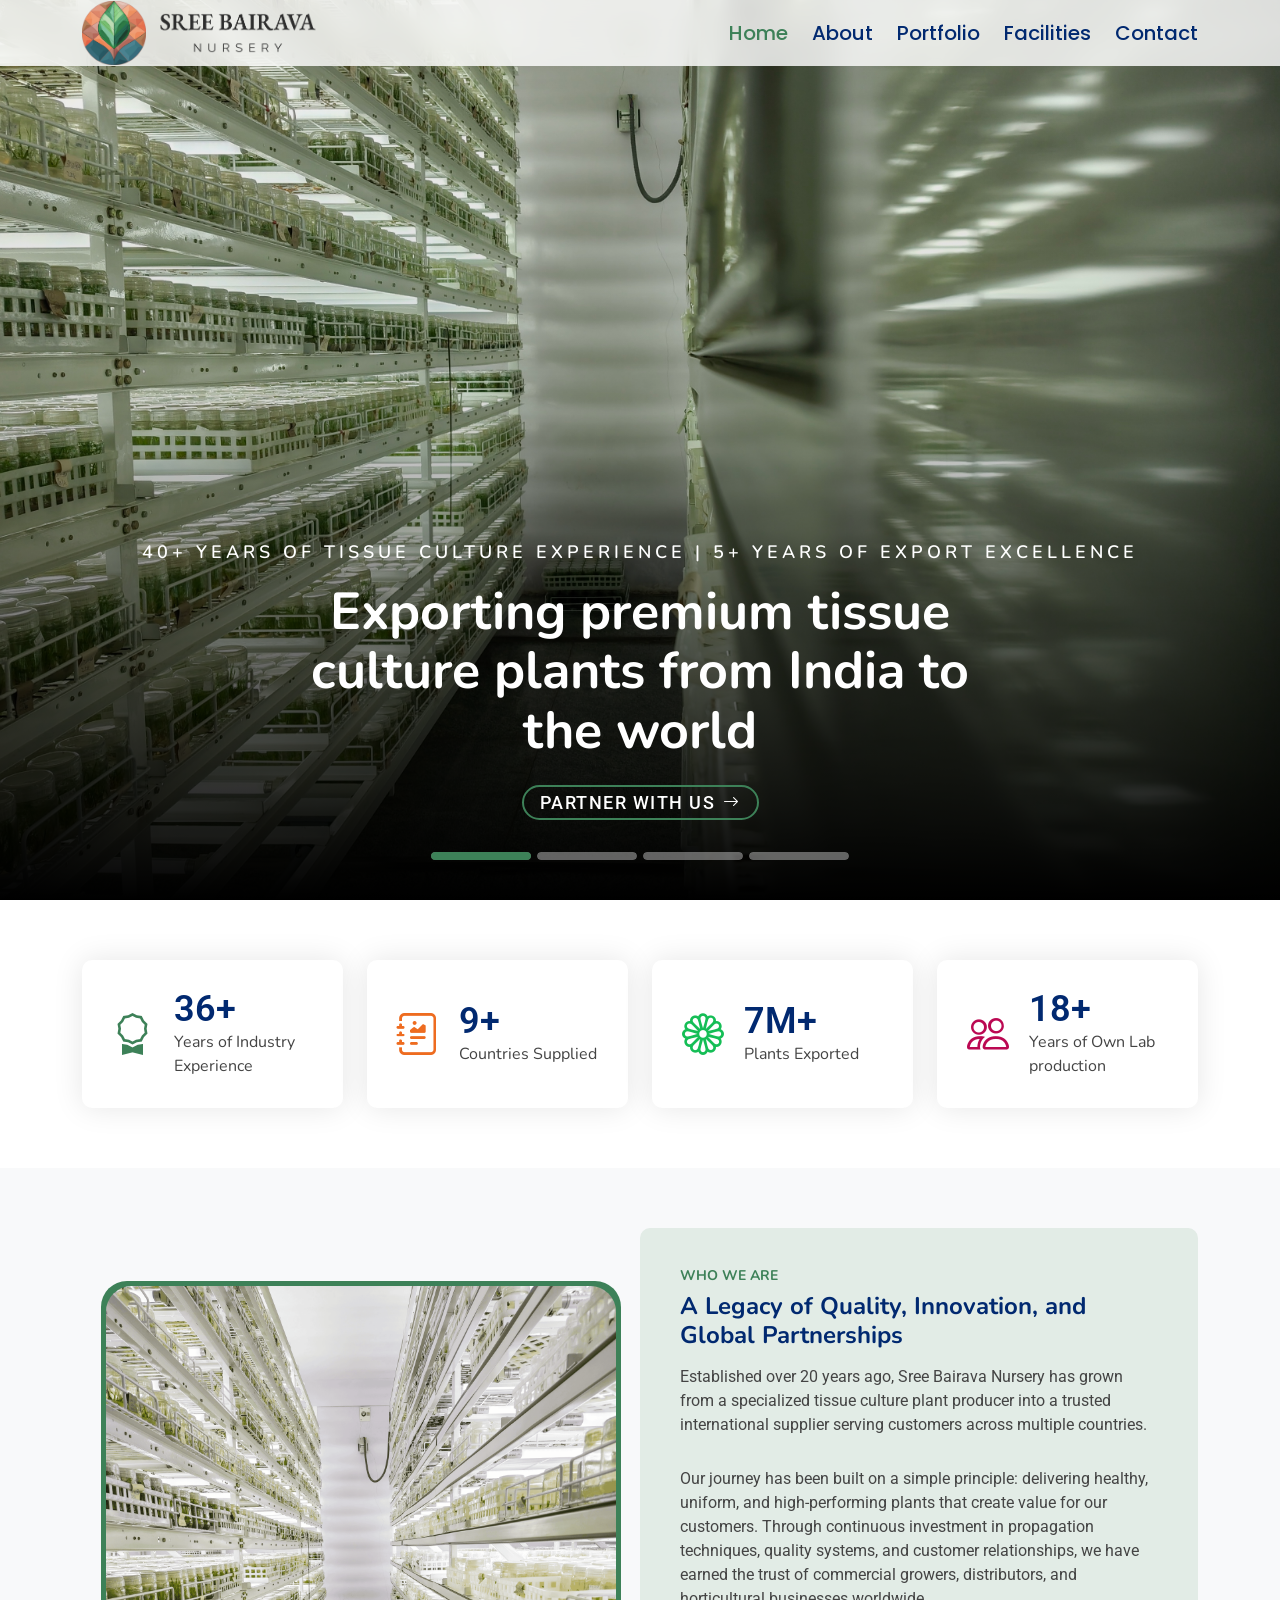
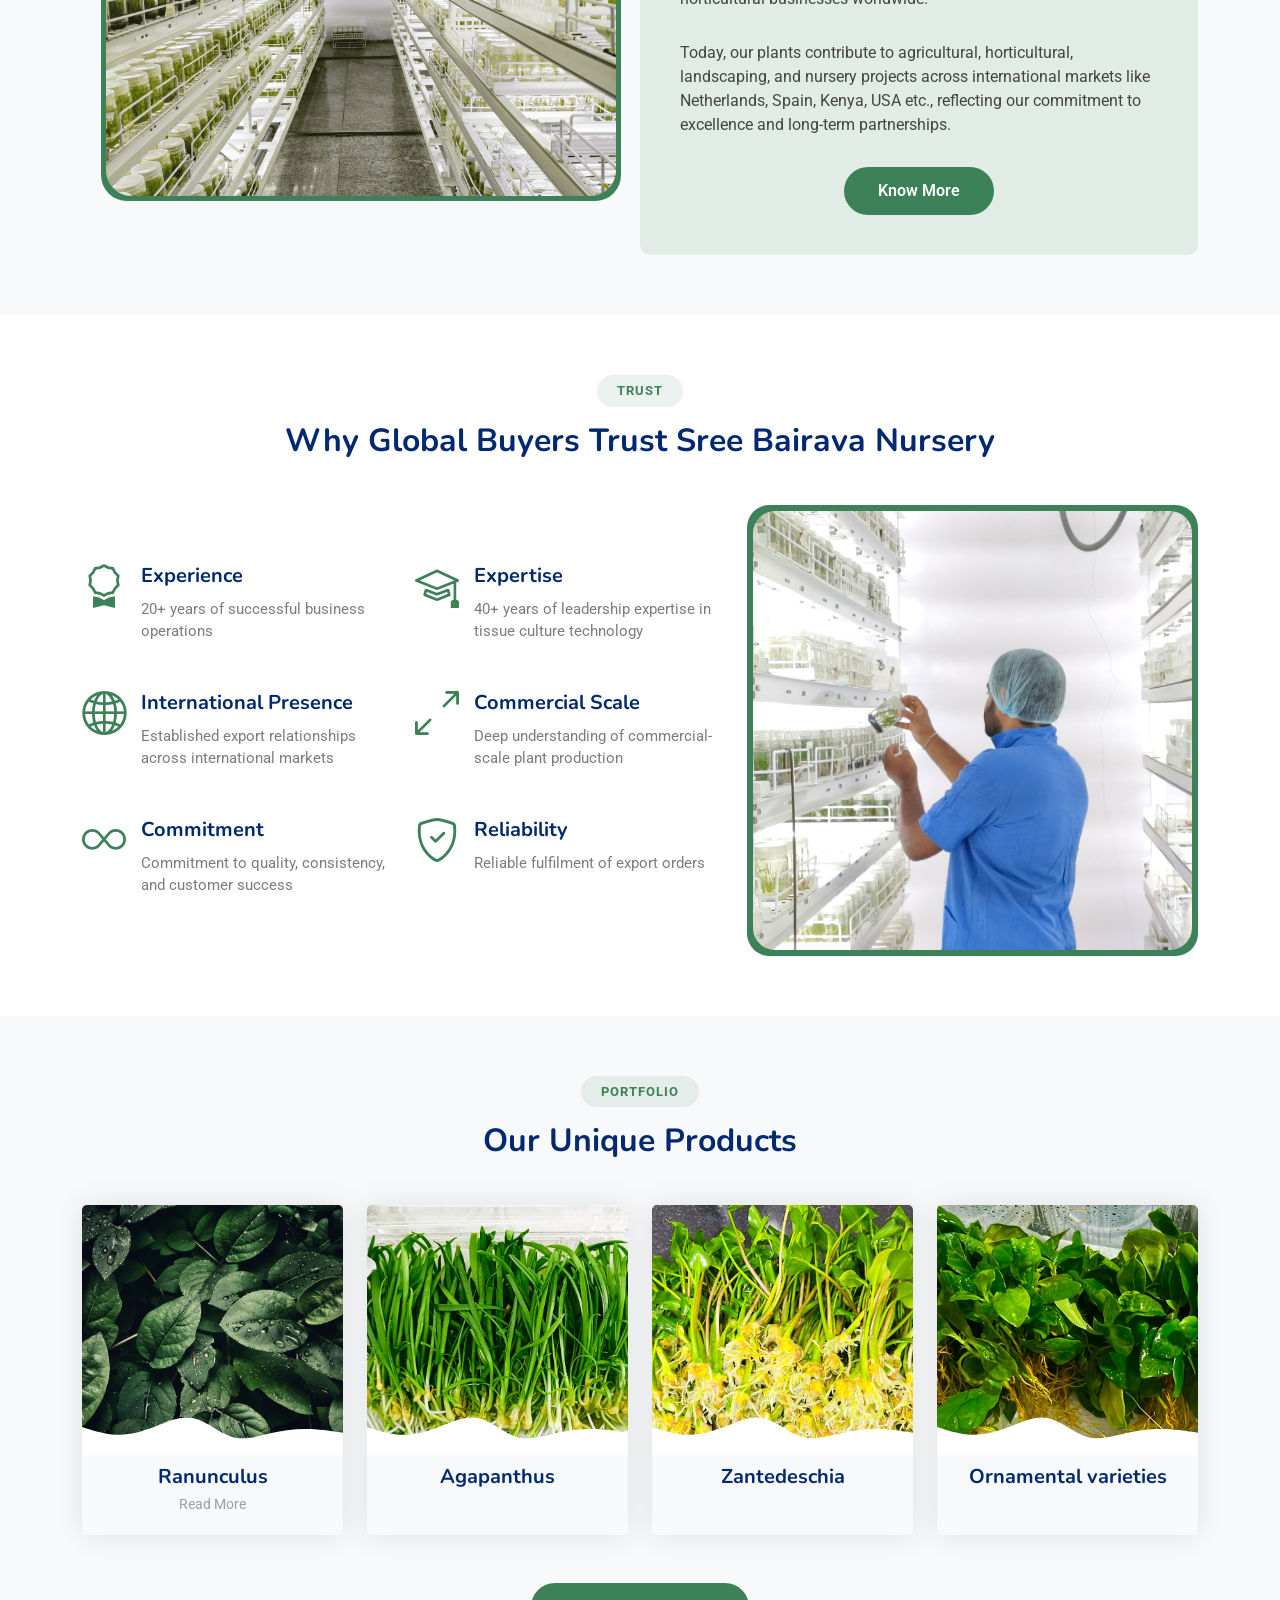
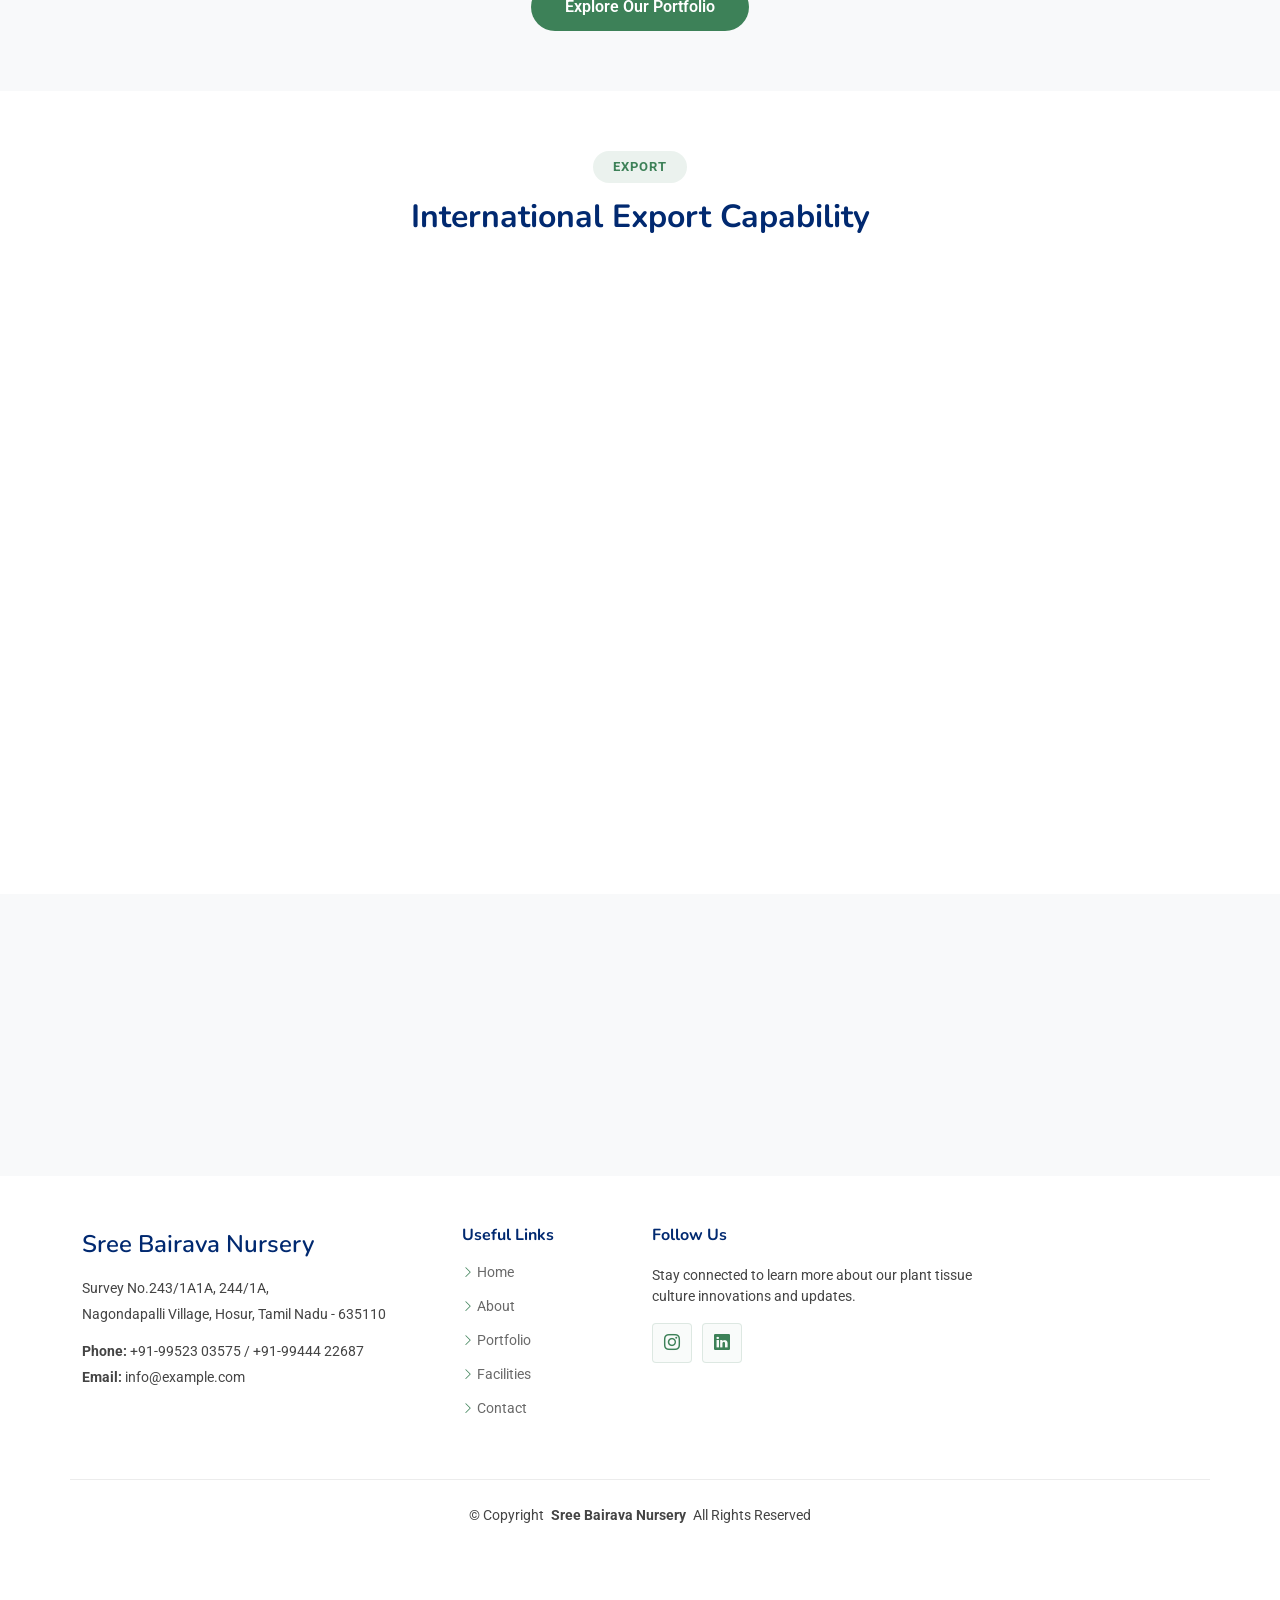
<file: index.html>
<!DOCTYPE html>
<html lang="en">

<head>
  <meta charset="utf-8">
  <meta content="width=device-width, initial-scale=1.0" name="viewport">
  <title>Sree Bairava Nursery</title>
  <meta name="description" content="">
  <meta name="keywords" content="">

  <!-- Favicons -->
  <link rel="icon" type="image/x-icon" href="favicon/favicon.ico">
  <link rel="icon" type="image/png" sizes="32x32" href="favicon/favicon-32x32.png">
  <link rel="icon" type="image/png" sizes="16x16" href="favicon/favicon-16x16.png">
  <link rel="apple-touch-icon" sizes="180x180" href="favicon/apple-touch-icon.png">
  <link rel="manifest" href="favicon/site.webmanifest">

  <!-- Fonts -->
  <link href="https://fonts.googleapis.com" rel="preconnect">
  <link href="https://fonts.gstatic.com" rel="preconnect" crossorigin>
  <link href="https://fonts.googleapis.com/css2?family=Roboto:ital,wght@0,100;0,300;0,400;0,500;0,700;0,900;1,100;1,300;1,400;1,500;1,700;1,900&family=Poppins:ital,wght@0,100;0,200;0,300;0,400;0,500;0,600;0,700;0,800;0,900;1,100;1,200;1,300;1,400;1,500;1,600;1,700;1,800;1,900&family=Nunito:ital,wght@0,200;0,300;0,400;0,500;0,600;0,700;0,800;0,900;1,200;1,300;1,400;1,500;1,600;1,700;1,800;1,900&display=swap" rel="stylesheet">

  <!-- Vendor CSS Files -->
  <link href="assets/vendor/bootstrap/css/bootstrap.min.css" rel="stylesheet">
  <link href="assets/vendor/bootstrap-icons/bootstrap-icons.css" rel="stylesheet">
  <link href="assets/vendor/aos/aos.css" rel="stylesheet">
  <link href="assets/vendor/glightbox/css/glightbox.min.css" rel="stylesheet">
  <link href="assets/vendor/swiper/swiper-bundle.min.css" rel="stylesheet">

  <!-- Main CSS File -->
  <link href="assets/css/main.css" rel="stylesheet">

  <!-- Navbar CSS -->
  <link href="assets/css/navbar.css" rel="stylesheet">

  <!-- Hero Showcase Styles -->
  <style>
    .hero-showcase {
      width: 100%;
      height: 100vh;
      position: relative;
      overflow: hidden;
    }
    .hero-showcase .carousel,
    .hero-showcase .carousel-inner,
    .hero-showcase .carousel-item {
      height: 100%;
    }
    .hero-slide-bg {
      position: absolute;
      inset: 0;
      background-size: cover;
      background-position: center;
      background-repeat: no-repeat;
    }
    .hero-slide-overlay {
      position: absolute;
      inset: 0;
      background: linear-gradient(to top, rgba(0,0,0,1) 0%, rgba(0,0,0,0.15) 55%, rgba(0,0,0,0.05) 100%);
      display: flex;
      flex-direction: column;
      align-items: center;
      text-align: center;
      justify-content: flex-end;
      padding: 80px 60px;
      color: #fff;
      transition: background 0.6s ease;
    }
    /* .hero-showcase .carousel-item:hover .hero-slide-overlay {
      background: linear-gradient(to top, rgba(0,0,0,0.82) 0%, rgba(0,0,0,0.2) 55%, rgba(0,0,0,0.08) 100%);
    } */
    .hero-slide-label {
      font-size: 18px;
      text-transform: uppercase;
      letter-spacing: 4px;
      font-weight: 600;
      margin-bottom: 16px;
      opacity: 1;
      font-family: var(--heading-font);
    }
    .hero-slide-overlay h2 {
      font-size: 52px;
      font-weight: 700;
      color: #fff;
      margin-bottom: 12px;
      font-family: var(--heading-font);
      line-height: 1.15;
      max-width: 720px;
    }
    .hero-slide-overlay p {
      font-size: 26px;
      color: rgba(255,255,255,0.7);
      margin-bottom: 20px;
      max-width: 560px;
      line-height: 1.5;
    }
    .hero-slide-link {
      display: inline-flex;
      align-items: center;
      gap: 8px;
      color: #fff;
      font-size: 18px;
      background-color: transparent; ;
      border-radius: 20px;
      border: 2px solid var(--accent-color);
      padding: 2px 16px;
      font-weight: 500;
      text-transform: uppercase;
      letter-spacing: 1.5px;
      text-decoration: none;
      transition: opacity 0.3s;
      margin: 12px auto 0;
    }
    .hero-slide-link:hover {
      opacity: 1;
      color: #fff;
      background-color: var(--accent-color);
      border: 2px solid var(--accent-color);
    }
    .hero-slide-link i {
      font-size: 16px;
      transition: transform 0.3s;
      /* color: var(--accent-color); */
    }
    .hero-slide-link:hover i {
      transform: translateX(5px);
    }
    @media (max-width: 768px) {
      .hero-showcase {
        height: 100dvh;
      }
      .hero-slide-overlay {
        padding: 80px 20px;
      }
      .hero-slide-overlay h2 {
        font-size: 26px;
      }
      .hero-slide-overlay p {
        font-size: 14px;
      }
      .hero-showcase .carousel-indicators {
        bottom: 24px;
      }
    }

    #hero.hero-showcase {
      padding: 0;
      scroll-margin-top: 0;
    }

    .hero-showcase .carousel-indicators {
      bottom: 24px;
    }


    .hero-showcase .carousel-indicators button {
      width: 100px;
      height: 8px;
      border-radius: 4px;
      position: relative;
      background-color: rgba(255, 255, 255, 0.75);
      background-image: linear-gradient(to right, var(--accent-color), var(--accent-color));
      background-size: 0% 100%;
      background-repeat: no-repeat;
      border: 0;
    }
    .hero-showcase .carousel-indicators button.active {
      background-size: 100% 100%;
      background-color: rgba(255, 255, 255, 0.75);
      opacity: 1;
    }
    .hero-showcase .carousel-indicators button:not(.active) {
      transition: none;
    }


    
    /* CTA Section */
    .cta-section {
      padding: 60px 0;
      background-color: #f8f9fa;
    }

    .cta-card {
      background-color: var(--accent-color);
      border-radius: 16px;
      padding: 48px 56px;
      display: flex;
      align-items: center;
      justify-content: space-between;
      gap: 32px;
    }

    .cta-content h2 {
      color: #fff;
      font-size: 28px;
      font-weight: 700;
      margin-bottom: 8px;
    }

    .cta-content p {
      color: rgba(255, 255, 255, 0.8);
      font-size: 16px;
      margin-bottom: 0;
    }

    .cta-btn {
      display: inline-block;
      padding: 14px 32px;
      background-color: #fff;
      color: var(--accent-color);
      border-radius: 50px;
      text-decoration: none;
      font-weight: 600;
      white-space: nowrap;
      transition: all 0.3s ease;
    }

    .cta-btn:hover {
      background-color: var(--accent-color);
      color: #fff;
      border: 2px solid #fff;
    }

    @media (max-width: 768px) {
      .cta-card {
        flex-direction: column;
        text-align: center;
        padding: 36px 28px;
      }

      .cta-content h2 {
        font-size: 22px;
      }
    }
  </style>

</head>

<body class="index-page">

  <header id="header" class="header d-flex align-items-center fixed-top">
    <div class="container-fluid container-xl position-relative d-flex align-items-center">

      <a href="index.html" class="logo d-flex align-items-center me-auto">
        <img src="assets/img/logo.png" alt="Sree Bairava Nursery" class="logo-icon">
        <img src="assets/img/logo_text.png" alt="" class="logo-text">
      </a>

      <nav id="navmenu" class="navmenu">
        <ul>
          <li><a href="index.html" class="active">Home</a></li>
          <li><a href="about.html">About</a></li>
          <li><a href="portfolio.html">Portfolio</a></li>
          <li><a href="facilities.html">Facilities</a></li>
          <li><a href="contact.html">Contact</a></li>
        </ul>
        <i class="mobile-nav-toggle d-xl-none bi bi-list"></i>
      </nav>

    </div>
  </header>

  <main class="main">

    <!-- Hero Section -->
    <section id="hero" class="hero-showcase">
      <div id="heroCarousel" class="carousel slide carousel-fade" data-bs-ride="carousel" data-bs-interval="8000">

        <div class="carousel-indicators">
          <button type="button" data-bs-target="#heroCarousel" data-bs-slide-to="0" class="active"></button>
          <button type="button" data-bs-target="#heroCarousel" data-bs-slide-to="1"></button>
          <button type="button" data-bs-target="#heroCarousel" data-bs-slide-to="2"></button>
          <button type="button" data-bs-target="#heroCarousel" data-bs-slide-to="3"></button>
        </div>

        <div class="carousel-inner">

          <div class="carousel-item active">
            <div class="hero-slide-bg" style="background-image: url('assets/img/homepage/Hero_1.jpeg');"></div>
            <div class="hero-slide-overlay">
              <span class="hero-slide-label">40+ Years of Tissue Culture Experience | 5+ Years of Export Excellence</span>
              <h2>Exporting premium tissue culture plants from India to the world</h2>
              <!-- <p>Disease-free propagation starts here.</p> -->
              <!-- <a href="facilities.html" class="hero-slide-link">Request a Catalogue<i class="bi bi-arrow-right"></i></a> -->
              <a href="contact.html" class="hero-slide-link">Partner With Us<i class="bi bi-arrow-right"></i></a>
            </div>
          </div>

          <div class="carousel-item">
            <div class="hero-slide-bg" style="background-image: url('assets/img/homepage/Hero_2.jpeg');"></div>
            <div class="hero-slide-overlay">
              <span class="hero-slide-label">About Us</span>
              <h2>Over 40 years of Tissue Culture expertise</h2>
              <p>Serving growers across India and international markets.</p>
              <a href="about.html#who-we-are" class="hero-slide-link">Why Choose Sree Bairava Nursery?<i class="bi bi-arrow-right"></i></a>
            </div>
          </div>

          <div class="carousel-item">
            <div class="hero-slide-bg" style="background-image: url('assets/img/homepage/Hero_3.jpeg');"></div>
            <div class="hero-slide-overlay">
              <span class="hero-slide-label">Laboratory</span>
              <h2>Advanced Tissue Culture Lab</h2>
              <p>Disease-free propagation starts here.</p>
              <a href="facilities.html" class="hero-slide-link">Explore Facilities <i class="bi bi-arrow-right"></i></a>
            </div>
          </div>

          <div class="carousel-item">
            <div class="hero-slide-bg" style="background-image: url('assets/img/homepage/Hero_4.jpeg');"></div>
            <div class="hero-slide-overlay">
              <span class="hero-slide-label">Our Portfolio</span>
              <h2>Exotic Variety of Tissue Culture Plants</h2>
              <p>Get a closer look at our diverse range of high-quality plants.</p>
              <a href="portfolio.html" class="hero-slide-link">Explore Our Portfolio <i class="bi bi-arrow-right"></i></a>
            </div>
          </div>

        </div>

      </div>
    </section><!-- /Hero Section -->

    <!-- Stats Section -->
    <section id="stats" class="stats section">

      <div class="container" data-aos="fade-up" data-aos-delay="100">

        <div class="row gy-4">

          <div class="col-lg-3 col-md-6">
            <div class="stats-item d-flex align-items-center w-100 h-100">
              <i class="bi bi-award color-blue flex-shrink-0"></i>
              <div>
                <div class="stat-number">
                  <span data-purecounter-start="0" data-purecounter-end="40" data-purecounter-duration="1" class="purecounter"></span>
                  <span class="stat-suffix">+</span>
                </div>
                <p>Years of Industry Experience</p>
              </div>
            </div>
          </div><!-- End Stats Item -->

          <div class="col-lg-3 col-md-6">
            <div class="stats-item d-flex align-items-center w-100 h-100">
              <i class="bi bi-journal-richtext color-orange flex-shrink-0" style="color: #ee6c20;"></i>
              <div>
                <div class="stat-number">
                  <span data-purecounter-start="0" data-purecounter-end="10" data-purecounter-duration="1" class="purecounter"></span>
                  <span class="stat-suffix">+</span>
                </div>
                <p>Countries Supplied</p>
              </div>
            </div>
          </div><!-- End Stats Item -->

          <div class="col-lg-3 col-md-6">
            <div class="stats-item d-flex align-items-center w-100 h-100">
              <i class="bi bi bi-flower1 color-green flex-shrink-0" style="color: #15be56;"></i>
              <div>
                <div class="stat-number">
                  <span data-purecounter-start="0" data-purecounter-end="8" data-purecounter-duration="1" class="purecounter"></span>
                  <span class="stat-suffix">M+</span>
                </div>
                <p>Plants Exported</p>
              </div>
            </div>
          </div><!-- End Stats Item -->

          <div class="col-lg-3 col-md-6">
            <div class="stats-item d-flex align-items-center w-100 h-100">
              <i class="bi bi-people color-pink flex-shrink-0" style="color: #bb0852;"></i>
              <div>
                <div class="stat-number">
                  <span data-purecounter-start="0" data-purecounter-end="20" data-purecounter-duration="1" class="purecounter"></span>
                  <span class="stat-suffix">+</span>
                </div>
                <p>Years of Own Lab production</p>
              </div>
            </div>
          </div><!-- End Stats Item -->

        </div>

      </div>

    </section><!-- /Stats Section -->


    <!-- Advanced Laboratories Section -->
    <!-- <section id="advanced-labs" class="section">

      <div class="container section-title" data-aos="fade-up">
        <h2>About Us</h2>
        <p>A Legacy of Quality, Innovation, and Global Partnerships<br></p>
      </div>

      <div class="container" data-aos="fade-up" data-aos-delay="100">
        <div class="row justify-content-center">
          <div class="col-lg-8 text-center">
            <p>
              20+ years of delivering healthy, high-quality plants to customers worldwide.
              Trusted by growers and horticultural businesses across multiple countries.
              Supporting agriculture, landscaping, and nursery projects globally.
            </p>
          </div>
        </div>
      </div>

      <div class="container mt-4" data-aos="fade-up" data-aos-delay="200">
        <div class="row justify-content-center">
          <div class="col-lg-10">
            <div id="labsCarousel" class="carousel slide" data-bs-ride="carousel">
              <div class="carousel-indicators">
                <button type="button" data-bs-target="#labsCarousel" data-bs-slide-to="0" class="active"></button>
                <button type="button" data-bs-target="#labsCarousel" data-bs-slide-to="1"></button>
                <button type="button" data-bs-target="#labsCarousel" data-bs-slide-to="2"></button>
                <button type="button" data-bs-target="#labsCarousel" data-bs-slide-to="3"></button>
                <button type="button" data-bs-target="#labsCarousel" data-bs-slide-to="4"></button>
                <button type="button" data-bs-target="#labsCarousel" data-bs-slide-to="5"></button>
              </div>
              <div class="carousel-inner rounded">
                <div class="carousel-item active">
                  <img src="assets/img/portfolio/app-1.jpg" class="d-block w-100" alt="Laboratory facility">
                </div>
                <div class="carousel-item">
                  <img src="assets/img/portfolio/app-2.jpg" class="d-block w-100" alt="Laboratory facility">
                </div>
                <div class="carousel-item">
                  <img src="assets/img/portfolio/app-3.jpg" class="d-block w-100" alt="Laboratory facility">
                </div>
                <div class="carousel-item">
                  <img src="assets/img/portfolio/product-1.jpg" class="d-block w-100" alt="Laboratory facility">
                </div>
                <div class="carousel-item">
                  <img src="assets/img/portfolio/product-2.jpg" class="d-block w-100" alt="Laboratory facility">
                </div>
                <div class="carousel-item">
                  <img src="assets/img/portfolio/product-3.jpg" class="d-block w-100" alt="Laboratory facility">
                </div>
              </div>
              <button class="carousel-control-prev" type="button" data-bs-target="#labsCarousel" data-bs-slide="prev">
                <span class="carousel-control-prev-icon" aria-hidden="true"></span>
                <span class="visually-hidden">Previous</span>
              </button>
              <button class="carousel-control-next" type="button" data-bs-target="#labsCarousel" data-bs-slide="next">
                <span class="carousel-control-next-icon" aria-hidden="true"></span>
                <span class="visually-hidden">Next</span>
              </button>
            </div>
          </div>
        </div>
      </div>

      <div class="container mt-5">
        <div class="row gy-5">

          <div class="col-lg-7 d-flex" data-aos="fade-up" data-aos-delay="100">
            <div class="row align-self-center gy-5">

              <div class="col-md-6 icon-box">
                <i class="bi bi-lightbulb"></i>
                <div>
                  <h4>Innovation</h4>
                  <p>Pioneering advanced tissue culture protocols and propagation techniques that push the boundaries of plant science and commercial horticulture.</p>
                </div>
              </div>

              <div class="col-md-6 icon-box">
                <i class="bi bi-droplet"></i>
                <div>
                  <h4>High-Precision Tissue Culture</h4>
                  <p>Expertly performing plant tissue culture to propagate high-value species, ensuring genetic fidelity and producing vigorous, disease-free plants.</p>
                </div>
              </div>

              <div class="col-md-6 icon-box">
                <i class="bi bi-people"></i>
                <div>
                  <h4>Expert Staff & Researchers</h4>
                  <p>Our team of skilled botanists, lab technicians, and researchers brings over 20 years of hands-on tissue culture and plant propagation experience.</p>
                </div>
              </div>

              <div class="col-md-6 icon-box">
                <i class="bi bi-building"></i>
                <div>
                  <h4>Collaborative Environment</h4>
                  <p>Dedicated spaces and resources for interdisciplinary collaboration, fostering innovation through partnerships with agricultural research institutions.</p>
                </div>
              </div>

            </div>
          </div>

          <div class="col-lg-5 d-flex align-items-center" data-aos="fade-up" data-aos-delay="200">
            <img src="assets/img/services.jpg" class="img-fluid" alt="">
          </div>

        </div>
      </div>

    </section> -->

    <!-- About Section -->
    <section id="about" class="about section" style="background-color: #f8f9fa;">

      <div class="container" data-aos="fade-up">
        <div class="row gx-0">

          <div class="col-lg-6 order-2 order-lg-2 d-flex flex-column justify-content-center" data-aos="fade-up" data-aos-delay="200">
            <div class="content">
              <h3>Who We Are</h3>
              <h2>A Legacy of Quality, Innovation, and Global Partnerships</h2>
              <p>
                Established over 20 years ago, Sree Bairava Nursery has grown from a specialized tissue culture plant producer into a trusted international supplier serving customers across multiple countries.
              </p>
              <p>
                Our journey has been built on a simple principle: delivering healthy, uniform, and high-performing plants that create value for our customers. Through continuous investment in propagation techniques, quality systems, and customer relationships, we have earned the trust of commercial growers, distributors, and horticultural businesses worldwide.
              </p>
              <p>
                Today, our plants contribute to agricultural, horticultural, landscaping, and nursery projects across international markets like Netherlands, Spain, Kenya, USA etc., reflecting our commitment to excellence and long-term partnerships.
              </p>
              <div class="text-center mt-4">
                <a href="about.html" class="section-cta-btn">Know More</a>
              </div>
            </div>
          </div>

          <div class="col-lg-6 order-1 order-lg-1 d-flex align-items-center" data-aos="zoom-out" data-aos-delay="200">
            <div class="who-we-are-image-frame">
              <img src="assets/img/homepage/who_we_are.jpeg" class="img-fluid" alt="">
            </div>
          </div>

        </div>
      </div>

    </section><!-- /About Section -->

    <!-- Values Section -->
    <!-- <section id="values" class="values section">

      <div class="container section-title" data-aos="fade-up">
        <h2>Our Values</h2>
        <p>What we value most<br></p>
      </div>

      <div class="container">

        <div class="row gy-4">

          <div class="col-lg-4" data-aos="fade-up" data-aos-delay="100">
            <div class="card">
              <img src="assets/img/values-1.jpeg" class="img-fluid" alt="">
              <h3>Quality and Precision</h3>
              <p>We are dedicated to delivering the highest quality plants through meticulous tissue culture processes, ensuring consistency and excellence in every batch.</p>
            </div>
          </div>

          <div class="col-lg-4" data-aos="fade-up" data-aos-delay="200">
            <div class="card">
              <img src="assets/img/values-2.jpeg" class="img-fluid" alt="">
              <h3>Sustainability</h3>
              <p>Our methods prioritize eco-friendly practices, promoting sustainable agriculture and minimizing environmental impact for a greener planet.</p>
            </div>
          </div>

          <div class="col-lg-4" data-aos="fade-up" data-aos-delay="300">
            <div class="card">
              <img src="assets/img/values-3.jpeg" class="img-fluid" alt="">
              <h3>Innovation and Growth</h3>
              <p>We embrace innovation to drive agricultural advancements, fostering growth for our clients, partners, and the communities we serve.</p>
            </div>
          </div>

        </div>

      </div>

    </section> -->


    <!-- Alt Features Section -->
    <section id="alt-features" class="alt-features section">

      <div class="container section-title" data-aos="fade-up">
        <h2>Trust</h2>
        <p>Why Global Buyers Trust Sree Bairava Nursery<br></p>
      </div><!-- End Section Title -->

      <div class="container">

        <div class="row gy-5">

          <div class="col-xl-7 d-flex order-2 order-xl-1" data-aos="fade-up" data-aos-delay="200">

            <div class="row align-self-center gy-5">

              <div class="col-md-6 icon-box">
                <i class="bi bi-award"></i>
                <div>
                  <h4>Experience</h4>
                  <p>20+ years of successful business operations</p>
                </div>
              </div><!-- End Feature Item -->

              <div class="col-md-6 icon-box">
                <i class="bi bi-mortarboard"></i>
                <div>
                  <h4>Expertise</h4>
                  <p>40+ years of leadership expertise in tissue culture technology</p>
                </div>
              </div><!-- End Feature Item -->

              <div class="col-md-6 icon-box">
                <i class="bi bi-globe2"></i>
                <div>
                  <h4>International Presence</h4>
                  <p>Established export relationships across international markets</p>
                </div>
              </div><!-- End Feature Item -->

              <div class="col-md-6 icon-box">
                <i class="bi bi-arrows-angle-expand"></i>
                <div>
                  <h4>Commercial Scale</h4>
                  <p>Deep understanding of commercial-scale plant production</p>
                </div>
              </div><!-- End Feature Item -->

              <div class="col-md-6 icon-box">
                <i class="bi bi-infinity"></i>
                <div>
                  <h4>Commitment</h4>
                  <p>Commitment to quality, consistency, and customer success</p>
                </div>
              </div><!-- End Feature Item -->

              <div class="col-md-6 icon-box">
                <i class="bi bi-shield-check"></i>
                <div>
                  <h4>Reliability</h4>
                  <p>Reliable fulfilment of export orders</p>
                </div>
              </div><!-- End Feature Item -->

            </div>

          </div>

          <div class="col-xl-5 d-flex align-items-center order-1 order-xl-2" data-aos="fade-up" data-aos-delay="100">
            <div class="trust-image-frame">
              <img src="assets/img/homepage/trust.jpeg" class="img-fluid" alt="">
            </div>
          </div>

        </div>

      </div>

    </section><!-- /Alt Features Section -->


    <!-- Team Section -->
    <section id="team" class="team section" style="background-color: #f8f9fa;">

      <!-- Section Title -->
      <div class="container section-title" data-aos="fade-up">
        <h2>Portfolio</h2>
        <p>Our Unique Products</p>
      </div><!-- End Section Title -->

      <div class="container">

        <div class="row gy-4">

          <div class="col-lg-3 col-md-6 d-flex align-items-stretch" data-aos="fade-up" data-aos-delay="100">
            <div class="team-member">
              <div class="member-img">
                <img src="assets/img/1.jpg" class="img-fluid" alt="">
                <!-- <div class="social">
                  <a href=""><i class="bi bi-twitter-x"></i></a>
                  <a href=""><i class="bi bi-facebook"></i></a>
                  <a href=""><i class="bi bi-instagram"></i></a>
                  <a href=""><i class="bi bi-linkedin"></i></a>
                </div> -->
              </div>
              <div class="member-info">
                <h4>Ranunculus</h4>
                <!-- <span>Chief Executive Officer</span> -->
                <!-- <p>Velit aut quia fugit et et. Dolorum ea voluptate vel tempore tenetur ipsa quae aut. Ipsum exercitationem iure minima enim corporis et voluptate.</p> -->
                <a href="portfolio.html" class="read-more stretched-link"><span>Read More</span></a>
              </div>
            </div>
          </div>

          <div class="col-lg-3 col-md-6 d-flex align-items-stretch" data-aos="fade-up" data-aos-delay="200">
            <div class="team-member">
              <div class="member-img">
                <img src="assets/img/2.jpg" class="img-fluid" alt="">
                <!-- <div class="social">
                  <a href=""><i class="bi bi-twitter-x"></i></a>
                  <a href=""><i class="bi bi-facebook"></i></a>
                  <a href=""><i class="bi bi-instagram"></i></a>
                  <a href=""><i class="bi bi-linkedin"></i></a>
                </div> -->
              </div>
              <div class="member-info">
                <h4>Agapanthus</h4>
                <!-- <span>Product Manager</span> -->
                <!-- <p>Quo esse repellendus quia id. Est eum et accusantium pariatur fugit nihil minima suscipit corporis. Voluptate sed quas reiciendis animi neque sapiente.</p> -->
              </div>
            </div>
          </div><!-- End Team Member -->

          <div class="col-lg-3 col-md-6 d-flex align-items-stretch" data-aos="fade-up" data-aos-delay="300">
            <div class="team-member">
              <div class="member-img">
                <img src="assets/img/3.jpg" class="img-fluid" alt="">
                <!-- <div class="social">
                  <a href=""><i class="bi bi-twitter-x"></i></a>
                  <a href=""><i class="bi bi-facebook"></i></a>
                  <a href=""><i class="bi bi-instagram"></i></a>
                  <a href=""><i class="bi bi-linkedin"></i></a>
                </div> -->  
              </div>
              <div class="member-info">
                <h4>Zantedeschia</h4>
                <!-- <span>CTO</span> -->
                <!-- <p>Vero omnis enim consequatur. Voluptas consectetur unde qui molestiae deserunt. Voluptates enim aut architecto porro aspernatur molestiae modi.</p> -->
              </div>
            </div>
          </div><!-- End Team Member -->

          <div class="col-lg-3 col-md-6 d-flex align-items-stretch" data-aos="fade-up" data-aos-delay="400">
            <div class="team-member">
              <div class="member-img">
                <img src="assets/img/4.jpg" class="img-fluid" alt="">
                <!-- <div class="social">
                  <a href=""><i class="bi bi-twitter-x"></i></a>
                  <a href=""><i class="bi bi-facebook"></i></a>
                  <a href=""><i class="bi bi-instagram"></i></a>
                  <a href=""><i class="bi bi-linkedin"></i></a>
                </div> -->
              </div>
              <div class="member-info">
                <h4>Ornamental varieties</h4>
                <!-- <span>Accountant</span> -->
                <!-- <p>Rerum voluptate non adipisci animi distinctio et deserunt amet voluptas. Quia aut aliquid doloremque ut possimus ipsum officia.</p> -->
              </div>
            </div>
          </div><!-- End Team Member -->

        </div>

        <div class="text-center mt-5">
          <a href="portfolio.html" class="section-cta-btn">
            <span>Explore Our Portfolio</span>
            <!-- <i class="bi bi-arrow-right"></i> -->
          </a>
        </div>

      </div>

    </section><!-- /Team Section -->


    <!-- Advanced Laboratories Section -->
    <section id="advanced-labs" class="section">

      <div class="container section-title" data-aos="fade-up">
        <h2>Export</h2>
        <p>International Export Capability<br></p>
      </div>

      <div class="container" data-aos="fade-up" data-aos-delay="100">
        <div class="row justify-content-center">
          <div class="col-lg-8 text-center">
            <p>With extensive experience in international trade, Sree Bairava Nursery understands the importance of quality assurance, documentation, compliance, and logistics.
Our export operations are designed to support customers seeking dependable sourcing partners capable of meeting both quality expectations and commercial timelines.
            </p>
            <!-- <p>We work with:</p> -->
          </div>
        </div>
      </div>

      <div class="container mt-5">
        <div class="row gy-5">

          <div class="col-lg-12 d-flex" data-aos="fade-up" data-aos-delay="100">
            <div class="row align-self-center gy-5">

              <div class="col-md-4 icon-box">
                <i class="bi bi-lightbulb"></i>
                <div>
                  <h4>Innovation</h4>
                  <p>Pioneering advanced tissue culture protocols and propagation techniques that push the boundaries of plant science and commercial horticulture.</p>
                </div>
              </div>

              <div class="col-md-4 icon-box">
                <i class="bi bi-droplet"></i>
                <div>
                  <h4>High-Precision Tissue Culture</h4>
                  <p>Expertly performing plant tissue culture to propagate high-value species, ensuring genetic fidelity and producing vigorous, disease-free plants.</p>
                </div>
              </div>

              <div class="col-md-4 icon-box">
                <i class="bi bi-people"></i>
                <div>
                  <h4>Expert Staff & Researchers</h4>
                  <p>Our team of skilled botanists, lab technicians, and researchers brings over 20 years of hands-on tissue culture and plant propagation experience.</p>
                </div>
              </div>

              <div class="col-md-4 icon-box">
                <i class="bi bi-building"></i>
                <div>
                  <h4>Collaborative Environment</h4>
                  <p>Dedicated spaces and resources for interdisciplinary collaboration, fostering innovation through partnerships with agricultural research institutions.</p>
                </div>
              </div>

              <div class="col-md-4 icon-box">
                <i class="bi bi-people"></i>
                <div>
                  <h4>Expert Staff & Researchers</h4>
                  <p>Our team of skilled botanists, lab technicians, and researchers brings over 20 years of hands-on tissue culture and plant propagation experience.</p>
                </div>
              </div>

              <div class="col-md-4 icon-box">
                <i class="bi bi-building"></i>
                <div>
                  <h4>Collaborative Environment</h4>
                  <p>Dedicated spaces and resources for interdisciplinary collaboration, fostering innovation through partnerships with agricultural research institutions.</p>
                </div>
              </div>

            </div>
          </div>

        </div>
      </div>

    </section>


    <!-- Clients Section -->
    <!-- <section id="clients" class="clients section">

      <div class="container section-title" data-aos="fade-up">
        <h2>Clients</h2>
        <p>We work with best clients<br></p>
      </div>

      <div class="container" data-aos="fade-up" data-aos-delay="100">

        <div class="swiper init-swiper">
          <script type="application/json" class="swiper-config">
            {
              "loop": true,
              "speed": 600,
              "autoplay": {
                "delay": 5000
              },
              "slidesPerView": "auto",
              "pagination": {
                "el": ".swiper-pagination",
                "type": "bullets",
                "clickable": true
              },
              "breakpoints": {
                "320": {
                  "slidesPerView": 2,
                  "spaceBetween": 40
                },
                "480": {
                  "slidesPerView": 3,
                  "spaceBetween": 60
                },
                "640": {
                  "slidesPerView": 4,
                  "spaceBetween": 80
                },
                "992": {
                  "slidesPerView": 6,
                  "spaceBetween": 120
                }
              }
            }
          </script>
          <div class="swiper-wrapper align-items-center">
            <div class="swiper-slide"><img src="assets/img/clients/client-1.png" class="img-fluid" alt=""></div>
            <div class="swiper-slide"><img src="assets/img/clients/client-2.png" class="img-fluid" alt=""></div>
            <div class="swiper-slide"><img src="assets/img/clients/client-3.png" class="img-fluid" alt=""></div>
            <div class="swiper-slide"><img src="assets/img/clients/client-4.png" class="img-fluid" alt=""></div>
            <div class="swiper-slide"><img src="assets/img/clients/client-5.png" class="img-fluid" alt=""></div>
            <div class="swiper-slide"><img src="assets/img/clients/client-6.png" class="img-fluid" alt=""></div>
            <div class="swiper-slide"><img src="assets/img/clients/client-7.png" class="img-fluid" alt=""></div>
            <div class="swiper-slide"><img src="assets/img/clients/client-8.png" class="img-fluid" alt=""></div>
          </div>
          <div class="swiper-pagination"></div>
        </div>

      </div>

    </section> -->

    <!-- Contact Section — COMMENTED OUT
    <section id="contact" class="contact section">

      <div class="container section-title" data-aos="fade-up">
        <h2>Contact</h2>
        <p>Contact Us</p>
      </div>

      <div class="container" data-aos="fade-up" data-aos-delay="100">
        <div class="row gy-4">
          <div class="col-lg-6">
            <div class="row gy-4">
              <div class="col-md-6">
                <div class="info-item" data-aos="fade" data-aos-delay="200">
                  <i class="bi bi-geo-alt"></i>
                  <h3>Address</h3>
                  <p>Survey No.243/1A1A, 244/1A,</p>
                  <p>Nagondapalli Village, Hosur, Tamil Nadu - 635110</p>
                </div>
              </div>
              <div class="col-md-6">
                <div class="info-item" data-aos="fade" data-aos-delay="300">
                  <i class="bi bi-telephone"></i>
                  <h3>Call Us</h3>
                  <p>+91-99523 03575 (Rohein)</p>
                  <p>+91-99444 22687 (Chidambaram)</p>
                </div>
              </div>
              <div class="col-md-6">
                <div class="info-item" data-aos="fade" data-aos-delay="400">
                  <i class="bi bi-envelope"></i>
                  <h3>Email Us</h3>
                  <p>info@example.com</p>
                  <p>contact@example.com</p>
                </div>
              </div>
              <div class="col-md-6">
                <div class="info-item" data-aos="fade" data-aos-delay="500">
                  <i class="bi bi-clock"></i>
                  <h3>Open Hours</h3>
                  <p>Monday - Saturday</p>
                  <p>9:00AM - 05:00PM</p>
                </div>
              </div>
            </div>
          </div>
          <div class="col-lg-6">
            <form action="forms/contact.php" method="post" class="php-email-form" data-aos="fade-up" data-aos-delay="200">
              <div class="row gy-4">
                <div class="col-md-6">
                  <input type="text" name="name" class="form-control" placeholder="Your Name" required="">
                </div>
                <div class="col-md-6 ">
                  <input type="email" class="form-control" name="email" placeholder="Your Email" required="">
                </div>
                <div class="col-12">
                  <input type="text" class="form-control" name="subject" placeholder="Subject" required="">
                </div>
                <div class="col-12">
                  <textarea class="form-control" name="message" rows="6" placeholder="Message" required=""></textarea>
                </div>
                <div class="col-12 text-center">
                  <div class="loading">Loading</div>
                  <div class="error-message"></div>
                  <div class="sent-message">Your message has been sent. Thank you!</div>
                  <button type="submit">Send Message</button>
                </div>
              </div>
            </form>
          </div>
        </div>
      </div>

    </section>
    -->

    <!-- CTA Section -->
    <section id="cta" class="cta-section" style="background-color: #f8f9fa;">
      <div class="container">
        <div class="cta-card" data-aos="fade-up">
          <div class="cta-content">
            <h2>Ready to bring your plants to life?</h2>
            <p>Partner with us for premium tissue culture plants and custom solutions.</p>
          </div>
          <a href="contact.html" class="cta-btn">Contact Us</a>
        </div>
      </div>
    </section>
    <!-- /CTA Section -->

  </main>

  <footer id="footer" class="footer">

    <div class="container footer-top">
      <div class="row gy-4">
        <div class="col-lg-4 col-md-6 footer-about">
          <a href="index.html" class="d-flex align-items-center">
            <span class="sitename">Sree Bairava Nursery</span>
          </a>
          <div class="footer-contact pt-3">
            <p>Survey No.243/1A1A, 244/1A,</p>
            <p>Nagondapalli Village, Hosur, Tamil Nadu - 635110</p>
            <p class="mt-3"><strong>Phone:</strong> <span>+91-99523 03575 / +91-99444 22687</span></p>
            <p><strong>Email:</strong> <span>info@example.com</span></p>
          </div>
        </div>

        <div class="col-lg-2 col-md-3 footer-links">
          <h4>Useful Links</h4>
          <ul>
            <li><i class="bi bi-chevron-right"></i> <a href="index.html">Home</a></li>
            <li><i class="bi bi-chevron-right"></i> <a href="about.html">About</a></li>
            <li><i class="bi bi-chevron-right"></i> <a href="portfolio.html">Portfolio</a></li>
            <li><i class="bi bi-chevron-right"></i> <a href="facilities.html">Facilities</a></li>
            <li><i class="bi bi-chevron-right"></i> <a href="contact.html">Contact</a></li>
          </ul>
        </div>

        <!-- Our Services — hidden per requirement
        <div class="col-lg-2 col-md-3 footer-links">
          <h4>Our Services</h4>
          <ul>
            <li><i class="bi bi-chevron-right"></i> <a href="#">Plants Growth Room</a></li>
            <li><i class="bi bi-chevron-right"></i> <a href="#">Green House</a></li>
            <li><i class="bi bi-chevron-right"></i> <a href="#">Contract Production</a></li>
          </ul>
        </div>
        -->

        <div class="col-lg-4 col-md-12">
          <h4>Follow Us</h4>
          <p>Stay connected to learn more about our plant tissue culture innovations and updates.</p>
          <div class="social-links d-flex">
            <a href="https://www.instagram.com/sbn_plants/" target="_blank" rel="noopener"><i class="bi bi-instagram"></i></a>
            <a href="https://www.linkedin.com/company/sree-bairava-nursery/home/" target="_blank" rel="noopener"><i class="bi bi-linkedin"></i></a>
          </div>
        </div>

      </div>
    </div>

    <div class="container copyright text-center mt-4">
      <p>&copy; <span>Copyright</span> <strong class="px-1 sitename">Sree Bairava Nursery</strong> <span>All Rights Reserved</span></p>
    </div>

  </footer>

  <!-- Scroll Top -->
  <a href="#" id="scroll-top" class="scroll-top d-flex align-items-center justify-content-center"><i class="bi bi-arrow-up-short"></i></a>

  <!-- Vendor JS Files -->
  <script src="assets/vendor/bootstrap/js/bootstrap.bundle.min.js"></script>
  <script src="assets/vendor/php-email-form/validate.js"></script>
  <script src="assets/vendor/aos/aos.js"></script>
  <script src="assets/vendor/glightbox/js/glightbox.min.js"></script>
  <script src="assets/vendor/purecounter/purecounter_vanilla.js"></script>
  <script src="assets/vendor/imagesloaded/imagesloaded.pkgd.min.js"></script>
  <script src="assets/vendor/isotope-layout/isotope.pkgd.min.js"></script>
  <script src="assets/vendor/swiper/swiper-bundle.min.js"></script>

  <!-- Main JS File -->
  <script src="assets/js/main.js"></script>

  <!-- Force Hero Carousel Auto-Cycle -->
  <script>
    (function() {
      var heroEl = document.querySelector('#heroCarousel');
      if (!heroEl) return;

      var carousel = new bootstrap.Carousel(heroEl, {
        interval: 8000,
        ride: 'carousel',
        pause: false,
        wrap: true
      });

      (function initFill() {
        var btns = heroEl.querySelectorAll('.carousel-indicators button');
        var activeIdx = 0;
        btns.forEach(function(btn, i) {
          btn.style.transition = 'none';
          btn.style.backgroundSize = '0% 100%';
          void btn.offsetHeight;
          if (btn.classList.contains('active')) activeIdx = i;
        });
        btns[activeIdx].style.transition = 'background-size 8s linear';
        btns[activeIdx].style.backgroundSize = '100% 100%';
      })();

      heroEl.addEventListener('slide.bs.carousel', function(e) {
        var btns = heroEl.querySelectorAll('.carousel-indicators button');
        btns.forEach(function(btn) {
          btn.style.transition = 'none';
          btn.style.backgroundSize = '0% 100%';
          void btn.offsetHeight;
          btn.style.transition = 'background-size 8s linear';
        });
        setTimeout(function() {
          btns[e.to].style.backgroundSize = '100% 100%';
        }, 50);
      });
    })();
  </script>

</body>

</html>
</file>
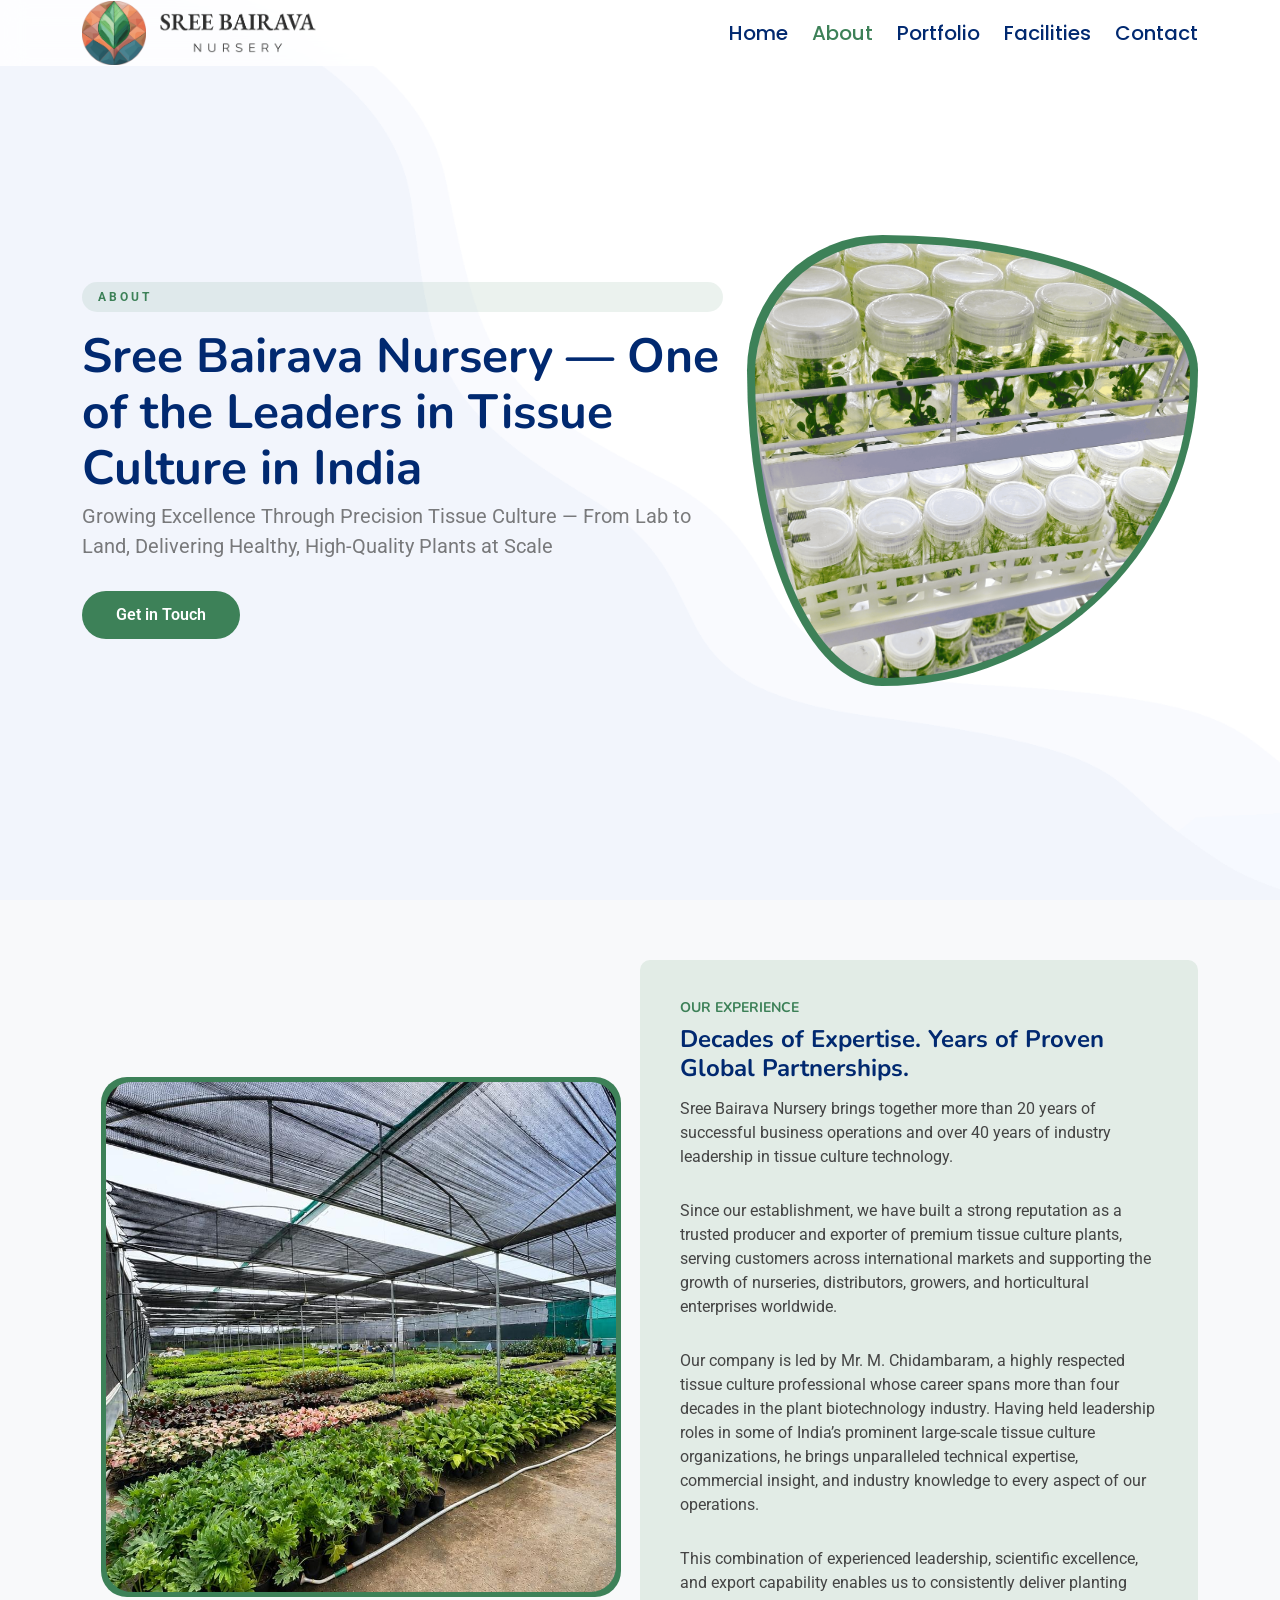
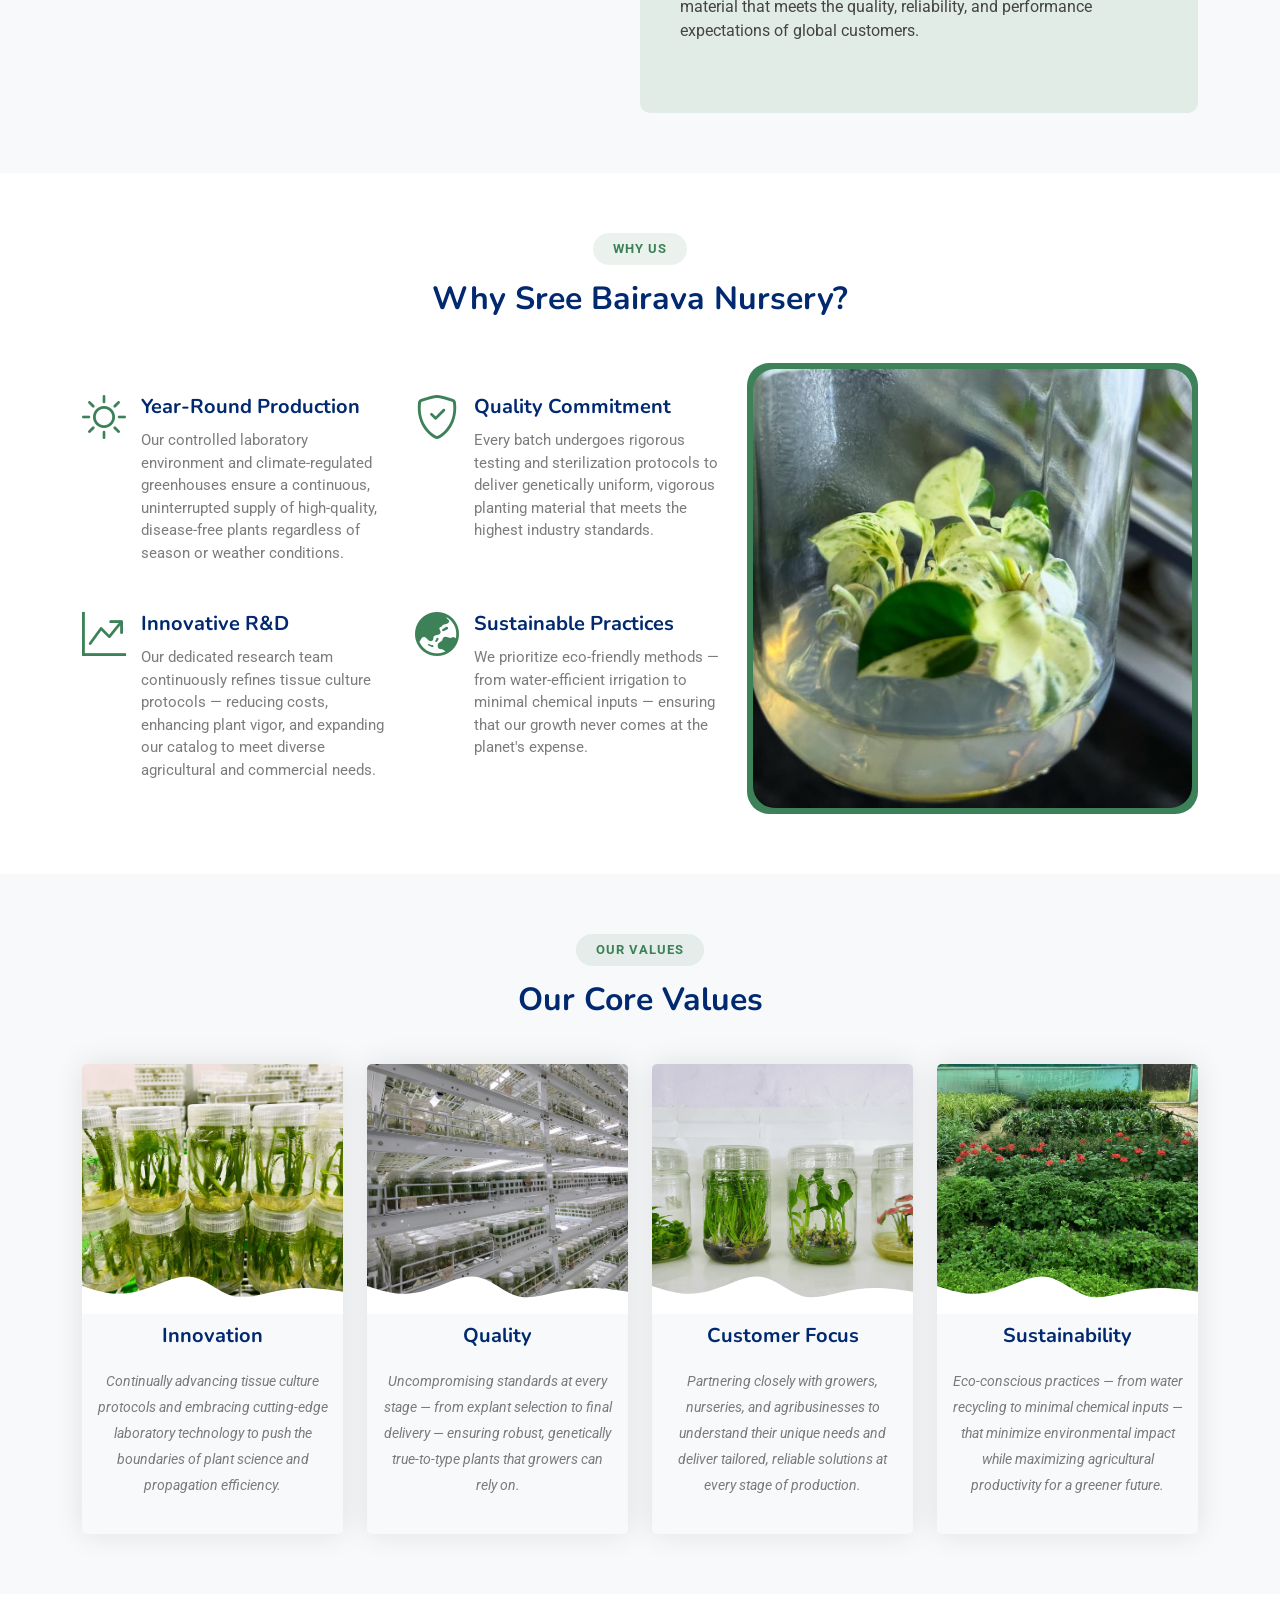
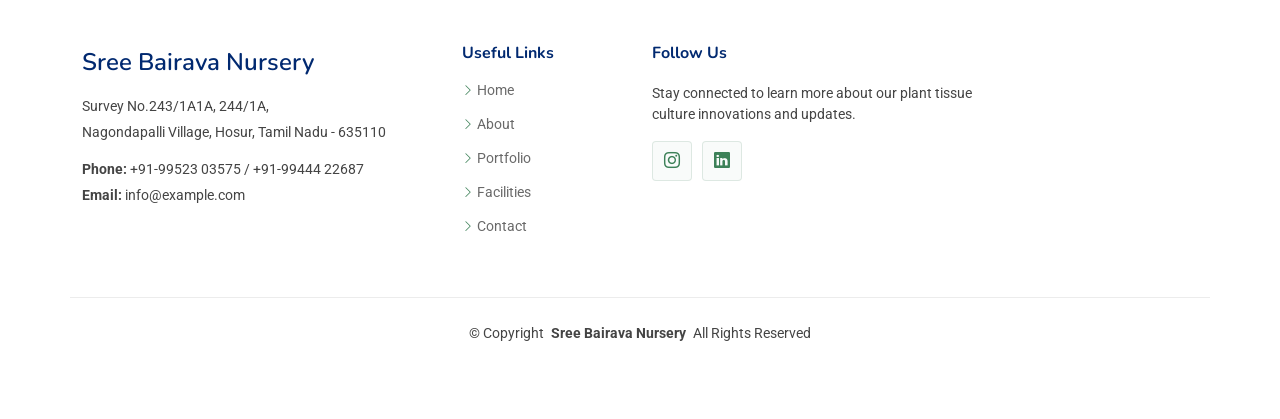
<file: about.html>
<!DOCTYPE html>
<html lang="en">

<head>
  <meta charset="utf-8">
  <meta content="width=device-width, initial-scale=1.0" name="viewport">
  <title>About - Sree Bairava Nursery</title>
  <meta name="description" content="">
  <meta name="keywords" content="">

  <!-- Favicons -->
  <link rel="icon" type="image/x-icon" href="favicon/favicon.ico">
  <link rel="icon" type="image/png" sizes="32x32" href="favicon/favicon-32x32.png">
  <link rel="icon" type="image/png" sizes="16x16" href="favicon/favicon-16x16.png">
  <link rel="apple-touch-icon" sizes="180x180" href="favicon/apple-touch-icon.png">
  <link rel="manifest" href="favicon/site.webmanifest">

  <!-- Fonts -->
  <link href="https://fonts.googleapis.com" rel="preconnect">
  <link href="https://fonts.gstatic.com" rel="preconnect" crossorigin>
  <link href="https://fonts.googleapis.com/css2?family=Roboto:ital,wght@0,100;0,300;0,400;0,500;0,700;0,900;1,100;1,300;1,400;1,500;1,700;1,900&family=Poppins:ital,wght@0,100;0,200;0,300;0,400;0,500;0,600;0,700;0,800;0,900;1,100;1,200;1,300;1,400;1,500;1,600;1,700;1,800;1,900&family=Nunito:ital,wght@0,200;0,300;0,400;0,500;0,600;0,700;0,800;0,900;1,200;1,300;1,400;1,500;1,600;1,700;1,800;1,900&display=swap" rel="stylesheet">

  <!-- Vendor CSS Files -->
  <link href="assets/vendor/bootstrap/css/bootstrap.min.css" rel="stylesheet">
  <link href="assets/vendor/bootstrap-icons/bootstrap-icons.css" rel="stylesheet">
  <link href="assets/vendor/aos/aos.css" rel="stylesheet">
  <link href="assets/vendor/glightbox/css/glightbox.min.css" rel="stylesheet">
  <link href="assets/vendor/swiper/swiper-bundle.min.css" rel="stylesheet">

  <!-- Main CSS File -->
  <link href="assets/css/main.css" rel="stylesheet">

  <!-- Navbar CSS -->
  <link href="assets/css/navbar.css" rel="stylesheet">

</head>

<body class="about-page">

  <header id="header" class="header d-flex align-items-center fixed-top">
    <div class="container-fluid container-xl position-relative d-flex align-items-center">

      <a href="index.html" class="logo d-flex align-items-center me-auto">
        <img src="assets/img/logo.png" alt="Sree Bairava Nursery" class="logo-icon">
        <img src="assets/img/logo_text.png" alt="" class="logo-text">
      </a>

      <nav id="navmenu" class="navmenu">
        <ul>
          <li><a href="index.html">Home</a></li>
          <li><a href="about.html" class="active">About</a></li>
          <li><a href="portfolio.html">Portfolio</a></li>
          <li><a href="facilities.html">Facilities</a></li>
          <li><a href="contact.html">Contact</a></li>
        </ul>
        <i class="mobile-nav-toggle d-xl-none bi bi-list"></i>
      </nav>

    </div>
  </header>

  <main class="main">

    <!-- Hero Section -->
    <section id="hero" class="hero section">
      <div class="container">
        <div class="row gy-4">
          <div class="col-lg-7 order-2 order-lg-1 d-flex flex-column justify-content-center">
            <span class="portfolio-hero-label" data-aos="fade-up">About</span>
            <h1 data-aos="fade-up" data-aos-delay="50">Sree Bairava Nursery — One of the Leaders in Tissue Culture in India</h1>
            <p data-aos="fade-up" data-aos-delay="100">Growing Excellence Through Precision Tissue Culture — From Lab to Land, Delivering Healthy, High-Quality Plants at Scale</p>
            <div data-aos="fade-up" data-aos-delay="200">
              <a href="contact.html" class="section-cta-btn">Get in Touch</a>
            </div>
          </div>
          <div class="col-lg-5 order-1 order-lg-2 hero-img" data-aos="zoom-out">
            <div class="portfolio-hero-frame">
              <img src="assets/img/about/home.jpeg" class="img-fluid" alt="">
            </div>
          </div>
        </div>
      </div>
    </section>


    <!-- Who We Are Section -->
    <section id="who-we-are" class="about section" style="background-color: #f8f9fa;">

      <div class="container" data-aos="fade-up">
        <div class="row gx-0">

          <div class="col-lg-6 order-2 order-lg-2 d-flex flex-column justify-content-center" data-aos="fade-up" data-aos-delay="200">
            <div class="content">
              <h3>Our Experience</h3>
              <h2>Decades of Expertise. Years of Proven Global Partnerships.</h2>
              <p>
               Sree Bairava Nursery brings together more than 20 years of successful business operations and over 40 years of industry leadership in tissue culture technology.
              </p>
              <p>
               Since our establishment, we have built a strong reputation as a trusted producer and exporter of premium tissue culture plants, serving customers across international markets and supporting the growth of nurseries, distributors, growers, and horticultural enterprises worldwide.
              </p>
              <p>
                Our company is led by Mr. M. Chidambaram, a highly respected tissue culture professional whose career spans more than four decades in the plant biotechnology industry. Having held leadership roles in some of India’s prominent large-scale tissue culture organizations, he brings unparalleled technical expertise, commercial insight, and industry knowledge to every aspect of our operations.
              </p>
              <p>
                This combination of experienced leadership, scientific excellence, and export capability enables us to consistently deliver planting material that meets the quality, reliability, and performance expectations of global customers.
              </p>
            </div>
          </div>

          <div class="col-lg-6 order-1 order-lg-1 d-flex align-items-center" data-aos="zoom-out" data-aos-delay="200">
            <div class="who-we-are-image-frame">
              <img src="assets/img/about/our_experience.jpeg" class="img-fluid" alt="">
            </div>
          </div>

        </div>
      </div>

    </section>

    <!-- Why Sree Bairava Nursery Section -->
    <section id="why-us" class="alt-features section">

      <div class="container section-title" data-aos="fade-up">
        <h2>Why Us</h2>
        <p>Why Sree Bairava Nursery?<br></p>
      </div>

      <div class="container">
        <div class="row gy-5">

          <div class="col-xl-7 d-flex order-2 order-xl-1" data-aos="fade-up" data-aos-delay="200">
            <div class="row align-self-center gy-5">

              <div class="col-md-6 icon-box">
                <i class="bi bi-sun"></i>
                <div>
                  <h4>Year-Round Production</h4>
                  <p>Our controlled laboratory environment and climate-regulated greenhouses ensure a continuous, uninterrupted supply of high-quality, disease-free plants regardless of season or weather conditions.</p>
                </div>
              </div>

              <div class="col-md-6 icon-box">
                <i class="bi bi-shield-check"></i>
                <div>
                  <h4>Quality Commitment</h4>
                  <p>Every batch undergoes rigorous testing and sterilization protocols to deliver genetically uniform, vigorous planting material that meets the highest industry standards.</p>
                </div>
              </div>

              <div class="col-md-6 icon-box">
                <i class="bi bi-graph-up-arrow"></i>
                <div>
                  <h4>Innovative R&D</h4>
                  <p>Our dedicated research team continuously refines tissue culture protocols — reducing costs, enhancing plant vigor, and expanding our catalog to meet diverse agricultural and commercial needs.</p>
                </div>
              </div>

              <div class="col-md-6 icon-box">
                <i class="bi bi-globe-asia-australia"></i>
                <div>
                  <h4>Sustainable Practices</h4>
                  <p>We prioritize eco-friendly methods — from water-efficient irrigation to minimal chemical inputs — ensuring that our growth never comes at the planet's expense.</p>
                </div>
              </div>

            </div>
          </div>

          <div class="col-xl-5 d-flex align-items-center order-1 order-xl-2" data-aos="fade-up" data-aos-delay="100">
            <div class="trust-image-frame">
              <img src="assets/img/about/why_us.jpeg" class="img-fluid" alt="">
            </div>
          </div>

        </div>
      </div>

    </section>

    <!-- What We Offer Section -->
    <!-- <section id="what-we-offer" class="services section">

      <div class="container section-title" data-aos="fade-up">
        <h2>Our Offerings</h2>
        <p>What We Offer<br></p>
      </div>

      <div class="container">
        <div class="row gy-4">

          <div class="col-lg-4 col-md-6" data-aos="fade-up" data-aos-delay="100">
            <div class="service-item item-cyan position-relative">
              <i class="bi bi-box-seam icon"></i>
              <h3>Plant Propagation</h3>
              <p>High-volume tissue culture production of uniform, disease-free plants for commercial nurseries, farmers, and large-scale plantation projects.</p>
            </div>
          </div>

          <div class="col-lg-4 col-md-6" data-aos="fade-up" data-aos-delay="200">
            <div class="service-item item-orange position-relative">
              <i class="bi bi-flower1 icon"></i>
              <h3>Rare & Native Species</h3>
              <p>Conservation-driven propagation of rare, native, and ornamental plant varieties using advanced micropropagation and germplasm preservation techniques.</p>
            </div>
          </div>

          <div class="col-lg-4 col-md-6" data-aos="fade-up" data-aos-delay="300">
            <div class="service-item item-teal position-relative">
              <i class="bi bi-truck icon"></i>
              <h3>Contract Growing</h3>
              <p>Customized propagation programs tailored to client specifications — from lab-stage multiplication to greenhouse acclimatization and field-ready delivery.</p>
            </div>
          </div>

        </div>
      </div>

    </section> -->

    <!-- Our Core Values Section -->
    <section id="core-values" class="values team section" style="background-color: #f8f9fa;">

      <div class="container section-title" data-aos="fade-up">
        <h2>Our Values</h2>
        <p>Our Core Values<br></p>
      </div>

      <div class="container">
        <div class="row gy-4">

          <div class="col-lg-3 col-md-6 d-flex align-items-stretch" data-aos="fade-up" data-aos-delay="100">
            <div class="team-member">
              <div class="member-img">
                <img src="assets/img/about/innovation.jpeg" class="img-fluid" alt="">
              </div>
              <div class="member-info">
                <h4>Innovation</h4>
                <p>Continually advancing tissue culture protocols and embracing cutting-edge laboratory technology to push the boundaries of plant science and propagation efficiency.</p>
              </div>
            </div>
          </div>

          <div class="col-lg-3 col-md-6 d-flex align-items-stretch" data-aos="fade-up" data-aos-delay="200">
            <div class="team-member">
              <div class="member-img">
                <img src="assets/img/about/quality.jpeg" class="img-fluid" alt="">
              </div>
              <div class="member-info">
                <h4>Quality</h4>
                <p>Uncompromising standards at every stage — from explant selection to final delivery — ensuring robust, genetically true-to-type plants that growers can rely on.</p>
              </div>
            </div>
          </div>

          <div class="col-lg-3 col-md-6 d-flex align-items-stretch" data-aos="fade-up" data-aos-delay="300">
            <div class="team-member">
              <div class="member-img">
                <img src="assets/img/about/customer.jpeg" class="img-fluid" alt="">
              </div>
              <div class="member-info">
                <h4>Customer Focus</h4>
                <p>Partnering closely with growers, nurseries, and agribusinesses to understand their unique needs and deliver tailored, reliable solutions at every stage of production.</p>
              </div>
            </div>
          </div>

          <div class="col-lg-3 col-md-6 d-flex align-items-stretch" data-aos="fade-up" data-aos-delay="400">
            <div class="team-member">
              <div class="member-img">
                <img src="assets/img/about/sustainability.jpeg" class="img-fluid" alt="">
              </div>
              <div class="member-info">
                <h4>Sustainability</h4>
                <p>Eco-conscious practices — from water recycling to minimal chemical inputs — that minimize environmental impact while maximizing agricultural productivity for a greener future.</p>
              </div>
            </div>
          </div>

        </div>
      </div>

    </section>

  </main>

  <footer id="footer" class="footer">

    <div class="container footer-top">
      <div class="row gy-4">
        <div class="col-lg-4 col-md-6 footer-about">
          <a href="index.html" class="d-flex align-items-center">
            <span class="sitename">Sree Bairava Nursery</span>
          </a>
          <div class="footer-contact pt-3">
                  <p>Survey No.243/1A1A, 244/1A,</p>
                  <p>Nagondapalli Village, Hosur, Tamil Nadu - 635110</p>
            <p class="mt-3"><strong>Phone:</strong> <span>+91-99523 03575 / +91-99444 22687</span></p>
            <p><strong>Email:</strong> <span>info@example.com</span></p>
          </div>
        </div>

        <div class="col-lg-2 col-md-3 footer-links">
          <h4>Useful Links</h4>
          <ul>
            <li><i class="bi bi-chevron-right"></i> <a href="index.html">Home</a></li>
            <li><i class="bi bi-chevron-right"></i> <a href="about.html">About</a></li>
            <li><i class="bi bi-chevron-right"></i> <a href="portfolio.html">Portfolio</a></li>
            <li><i class="bi bi-chevron-right"></i> <a href="facilities.html">Facilities</a></li>
            <li><i class="bi bi-chevron-right"></i> <a href="contact.html">Contact</a></li>
          </ul>
        </div>

        <!-- Our Services — hidden per requirement
        <div class="col-lg-2 col-md-3 footer-links">
          <h4>Our Services</h4>
          <ul>
            <li><i class="bi bi-chevron-right"></i> <a href="#">Plants Growth Room</a></li>
            <li><i class="bi bi-chevron-right"></i> <a href="#">Green House</a></li>
            <li><i class="bi bi-chevron-right"></i> <a href="#">Contract Production</a></li>
          </ul>
        </div>
        -->

        <div class="col-lg-4 col-md-12">
          <h4>Follow Us</h4>
          <p>Stay connected to learn more about our plant tissue culture innovations and updates.</p>
          <div class="social-links d-flex">
            <a href="https://www.instagram.com/sbn_plants/" target="_blank" rel="noopener"><i class="bi bi-instagram"></i></a>
            <a href="https://www.linkedin.com/company/sree-bairava-nursery/home/" target="_blank" rel="noopener"><i class="bi bi-linkedin"></i></a>
          </div>
        </div>

      </div>
    </div>

    <div class="container copyright text-center mt-4">
      <p>&copy; <span>Copyright</span> <strong class="px-1 sitename">Sree Bairava Nursery</strong> <span>All Rights Reserved</span></p>
    </div>

  </footer>

  <!-- Scroll Top -->
  <a href="#" id="scroll-top" class="scroll-top d-flex align-items-center justify-content-center"><i class="bi bi-arrow-up-short"></i></a>

  <!-- Vendor JS Files -->
  <script src="assets/vendor/bootstrap/js/bootstrap.bundle.min.js"></script>
  <script src="assets/vendor/php-email-form/validate.js"></script>
  <script src="assets/vendor/aos/aos.js"></script>
  <script src="assets/vendor/glightbox/js/glightbox.min.js"></script>
  <script src="assets/vendor/purecounter/purecounter_vanilla.js"></script>
  <script src="assets/vendor/imagesloaded/imagesloaded.pkgd.min.js"></script>
  <script src="assets/vendor/isotope-layout/isotope.pkgd.min.js"></script>
  <script src="assets/vendor/swiper/swiper-bundle.min.js"></script>

  <!-- Main JS File -->
  <script src="assets/js/main.js"></script>

</body>

</html>
</file>
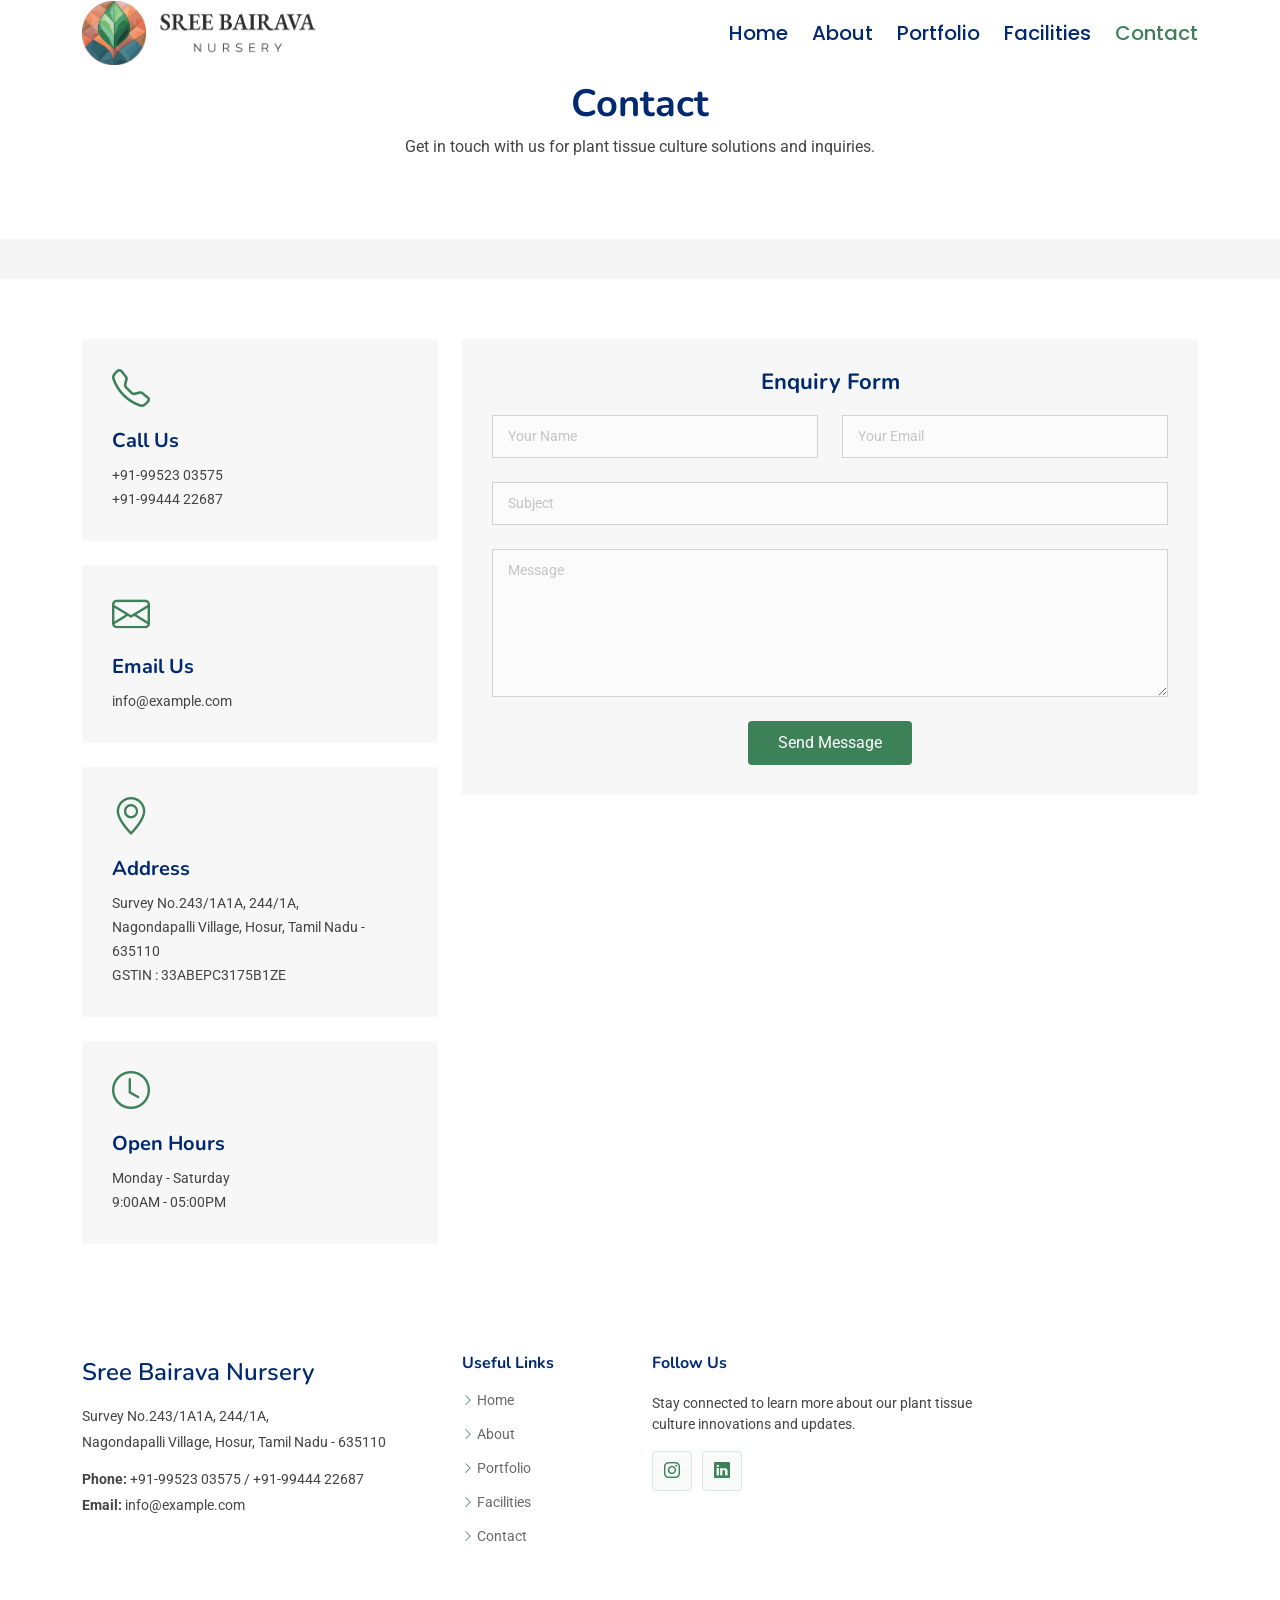
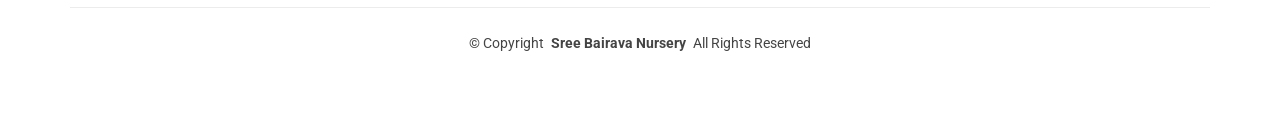
<file: contact.html>
<!DOCTYPE html>
<html lang="en">

<head>
  <meta charset="utf-8">
  <meta content="width=device-width, initial-scale=1.0" name="viewport">
  <title>Contact - Sree Bairava Nursery</title>
  <meta name="description" content="">
  <meta name="keywords" content="">

  <!-- Favicons -->
  <link rel="icon" type="image/x-icon" href="favicon/favicon.ico">
  <link rel="icon" type="image/png" sizes="32x32" href="favicon/favicon-32x32.png">
  <link rel="icon" type="image/png" sizes="16x16" href="favicon/favicon-16x16.png">
  <link rel="apple-touch-icon" sizes="180x180" href="favicon/apple-touch-icon.png">
  <link rel="manifest" href="favicon/site.webmanifest">

  <!-- Fonts -->
  <link href="https://fonts.googleapis.com" rel="preconnect">
  <link href="https://fonts.gstatic.com" rel="preconnect" crossorigin>
  <link href="https://fonts.googleapis.com/css2?family=Roboto:ital,wght@0,100;0,300;0,400;0,500;0,700;0,900;1,100;1,300;1,400;1,500;1,700;1,900&family=Poppins:ital,wght@0,100;0,200;0,300;0,400;0,500;0,600;0,700;0,800;0,900;1,100;1,200;1,300;1,400;1,500;1,600;1,700;1,800;1,900&family=Nunito:ital,wght@0,200;0,300;0,400;0,500;0,600;0,700;0,800;0,900;1,200;1,300;1,400;1,500;1,600;1,700;1,800;1,900&display=swap" rel="stylesheet">

  <!-- Vendor CSS Files -->
  <link href="assets/vendor/bootstrap/css/bootstrap.min.css" rel="stylesheet">
  <link href="assets/vendor/bootstrap-icons/bootstrap-icons.css" rel="stylesheet">
  <link href="assets/vendor/aos/aos.css" rel="stylesheet">
  <link href="assets/vendor/glightbox/css/glightbox.min.css" rel="stylesheet">
  <link href="assets/vendor/swiper/swiper-bundle.min.css" rel="stylesheet">

  <!-- Main CSS File -->
  <link href="assets/css/main.css" rel="stylesheet">

  <!-- Navbar CSS -->
  <link href="assets/css/navbar.css" rel="stylesheet">

</head>

<body class="contact-page">

  <header id="header" class="header d-flex align-items-center fixed-top">
    <div class="container-fluid container-xl position-relative d-flex align-items-center">

      <a href="index.html" class="logo d-flex align-items-center me-auto">
        <img src="assets/img/logo.png" alt="Sree Bairava Nursery" class="logo-icon">
        <img src="assets/img/logo_text.png" alt="" class="logo-text">
      </a>

      <nav id="navmenu" class="navmenu">
        <ul>
          <li><a href="index.html">Home</a></li>
          <li><a href="about.html">About</a></li>
          <li><a href="portfolio.html">Portfolio</a></li>
          <li><a href="facilities.html">Facilities</a></li>
          <li><a href="contact.html" class="active">Contact</a></li>
        </ul>
        <i class="mobile-nav-toggle d-xl-none bi bi-list"></i>
      </nav>

    </div>
  </header>

  <main class="main">

    <!-- Page Title -->
    <div class="page-title">
      <div class="heading">
        <div class="container">
          <div class="row d-flex justify-content-center text-center">
            <div class="col-lg-8">
              <h1>Contact</h1>
              <p class="mb-0">Get in touch with us for plant tissue culture solutions and inquiries.</p>
            </div>
          </div>
        </div>
      </div>
      <nav class="breadcrumbs">
        <!-- <div class="container">
          <ol>
            <li><a href="index.html">Home</a></li>
            <li class="current">Contact</li>
          </ol>
        </div> -->
      </nav>
    </div><!-- End Page Title -->

    <!-- Contact Section -->
    <section id="contact" class="contact section">

      <div class="container" data-aos="fade-up" data-aos-delay="100">

        <div class="row gy-4">

          <!-- Left Column — Contact Info -->
          <div class="col-lg-4" data-aos="fade-up" data-aos-delay="100">

            <div class="info-item" data-aos="fade" data-aos-delay="100">
              <i class="bi bi-telephone"></i>
              <h3>Call Us</h3>
              <p>+91-99523 03575</p>
              <p>+91-99444 22687</p>
            </div>

            <div class="info-item mt-4" data-aos="fade" data-aos-delay="200">
              <i class="bi bi-envelope"></i>
              <h3>Email Us</h3>
              <p>info@example.com</p>
            </div>

            <div class="info-item mt-4" data-aos="fade" data-aos-delay="300">
              <i class="bi bi-geo-alt"></i>
              <h3>Address</h3>
              <p>Survey No.243/1A1A, 244/1A,</p>
              <p>Nagondapalli Village, Hosur, Tamil Nadu - 635110</p>
              <p>GSTIN : 33ABEPC3175B1ZE</p>
            </div>

            <div class="info-item mt-4" data-aos="fade" data-aos-delay="400">
              <i class="bi bi-clock"></i>
              <h3>Open Hours</h3>
              <p>Monday - Saturday</p>
              <p>9:00AM - 05:00PM</p>
            </div>

          </div>

          <!-- Right Column — Form + Map -->
          <div class="col-lg-8">

            <form action="forms/contact.php" method="post" class="php-email-form" data-aos="fade-up" data-aos-delay="100">
              <h2 class="contact-form-heading text-center" data-aos="fade-up">Enquiry Form</h2>
              <div class="row gy-4">

                <div class="col-md-6">
                  <input type="text" name="name" class="form-control" placeholder="Your Name" required="">
                </div>

                <div class="col-md-6">
                  <input type="email" class="form-control" name="email" placeholder="Your Email" required="">
                </div>

                <div class="col-12">
                  <input type="text" class="form-control" name="subject" placeholder="Subject" required="">
                </div>

                <div class="col-12">
                  <textarea class="form-control" name="message" rows="6" placeholder="Message" required=""></textarea>
                </div>

                <div class="col-12 text-center">
                  <div class="loading">Loading</div>
                  <div class="error-message"></div>
                  <div class="sent-message">Your message has been sent. Thank you!</div>
                  <button type="submit">Send Message</button>
                </div>

              </div>
            </form>

            <div class="mt-4" data-aos="fade-up" data-aos-delay="200">
              <div style="border-radius: 12px; overflow: hidden;">
               <iframe
                  src="https://www.google.com/maps/embed?pb=!1m18!1m12!1m3!1d3892.8084087318152!2d77.78023497577647!3d12.66056362161982!2m3!1f0!2f0!3f0!3m2!1i1024!2i768!4f13.1!3m3!1m2!1s0x3bae775000000001%3A0x66a40d6d8ff9c541!2sSree%20Bairava%20Nursery!5e0!3m2!1sen!2sin!4v1789928406112!5m2!1sen!2sin"
                  width="100%"
                  height="350"
                  style="border:0;"
                  allowfullscreen=""
                  loading="lazy"
                  referrerpolicy="no-referrer-when-downgrade">
                </iframe>
              </div>
            </div>

          </div>

        </div>

      </div>

    </section>

  </main>

  <footer id="footer" class="footer">

    <div class="container footer-top">
      <div class="row gy-4">
        <div class="col-lg-4 col-md-6 footer-about">
          <a href="index.html" class="d-flex align-items-center">
            <span class="sitename">Sree Bairava Nursery</span>
          </a>
          <div class="footer-contact pt-3">
                  <p>Survey No.243/1A1A, 244/1A,</p>
                  <p>Nagondapalli Village, Hosur, Tamil Nadu - 635110</p>
            <p class="mt-3"><strong>Phone:</strong> <span>+91-99523 03575 / +91-99444 22687</span></p>
            <p><strong>Email:</strong> <span>info@example.com</span></p>
          </div>
        </div>

        <div class="col-lg-2 col-md-3 footer-links">
          <h4>Useful Links</h4>
          <ul>
            <li><i class="bi bi-chevron-right"></i> <a href="index.html">Home</a></li>
            <li><i class="bi bi-chevron-right"></i> <a href="about.html">About</a></li>
            <li><i class="bi bi-chevron-right"></i> <a href="portfolio.html">Portfolio</a></li>
            <li><i class="bi bi-chevron-right"></i> <a href="facilities.html">Facilities</a></li>
            <li><i class="bi bi-chevron-right"></i> <a href="contact.html">Contact</a></li>
          </ul>
        </div>

        <!-- Our Services — hidden per requirement
        <div class="col-lg-2 col-md-3 footer-links">
          <h4>Our Services</h4>
          <ul>
            <li><i class="bi bi-chevron-right"></i> <a href="#">Plants Growth Room</a></li>
            <li><i class="bi bi-chevron-right"></i> <a href="#">Green House</a></li>
            <li><i class="bi bi-chevron-right"></i> <a href="#">Contract Production</a></li>
          </ul>
        </div>
        -->

        <div class="col-lg-4 col-md-12">
          <h4>Follow Us</h4>
          <p>Stay connected to learn more about our plant tissue culture innovations and updates.</p>
          <div class="social-links d-flex">
            <a href="https://www.instagram.com/sbn_plants/" target="_blank" rel="noopener"><i class="bi bi-instagram"></i></a>
            <a href="https://www.linkedin.com/company/sree-bairava-nursery/home/" target="_blank" rel="noopener"><i class="bi bi-linkedin"></i></a>
          </div>
        </div>

      </div>
    </div>

    <div class="container copyright text-center mt-4">
      <p>&copy; <span>Copyright</span> <strong class="px-1 sitename">Sree Bairava Nursery</strong> <span>All Rights Reserved</span></p>
    </div>

  </footer>

  <!-- Scroll Top -->
  <a href="#" id="scroll-top" class="scroll-top d-flex align-items-center justify-content-center"><i class="bi bi-arrow-up-short"></i></a>

  <!-- Vendor JS Files -->
  <script src="assets/vendor/bootstrap/js/bootstrap.bundle.min.js"></script>
  <script src="assets/vendor/php-email-form/validate.js"></script>
  <script src="assets/vendor/aos/aos.js"></script>
  <script src="assets/vendor/glightbox/js/glightbox.min.js"></script>
  <script src="assets/vendor/purecounter/purecounter_vanilla.js"></script>
  <script src="assets/vendor/imagesloaded/imagesloaded.pkgd.min.js"></script>
  <script src="assets/vendor/isotope-layout/isotope.pkgd.min.js"></script>
  <script src="assets/vendor/swiper/swiper-bundle.min.js"></script>

  <!-- Main JS File -->
  <script src="assets/js/main.js"></script>

</body>

</html>
</file>
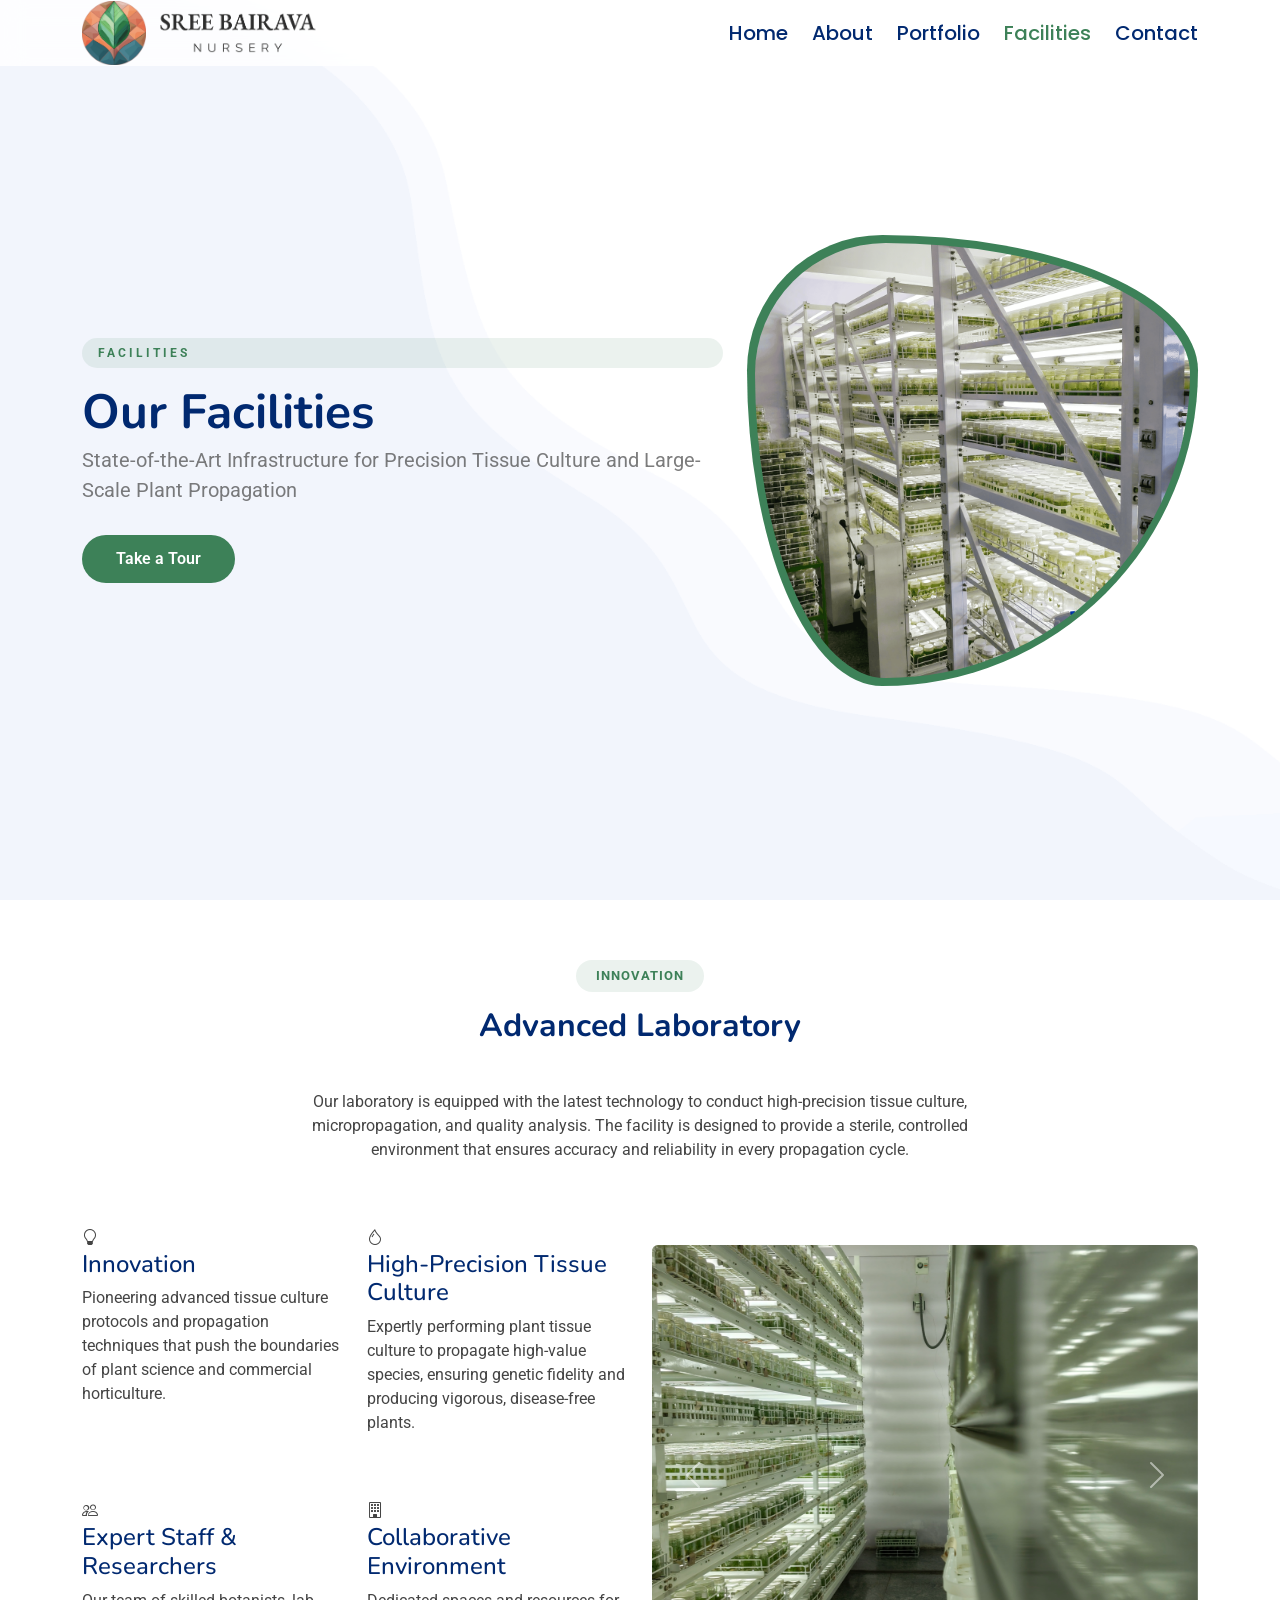
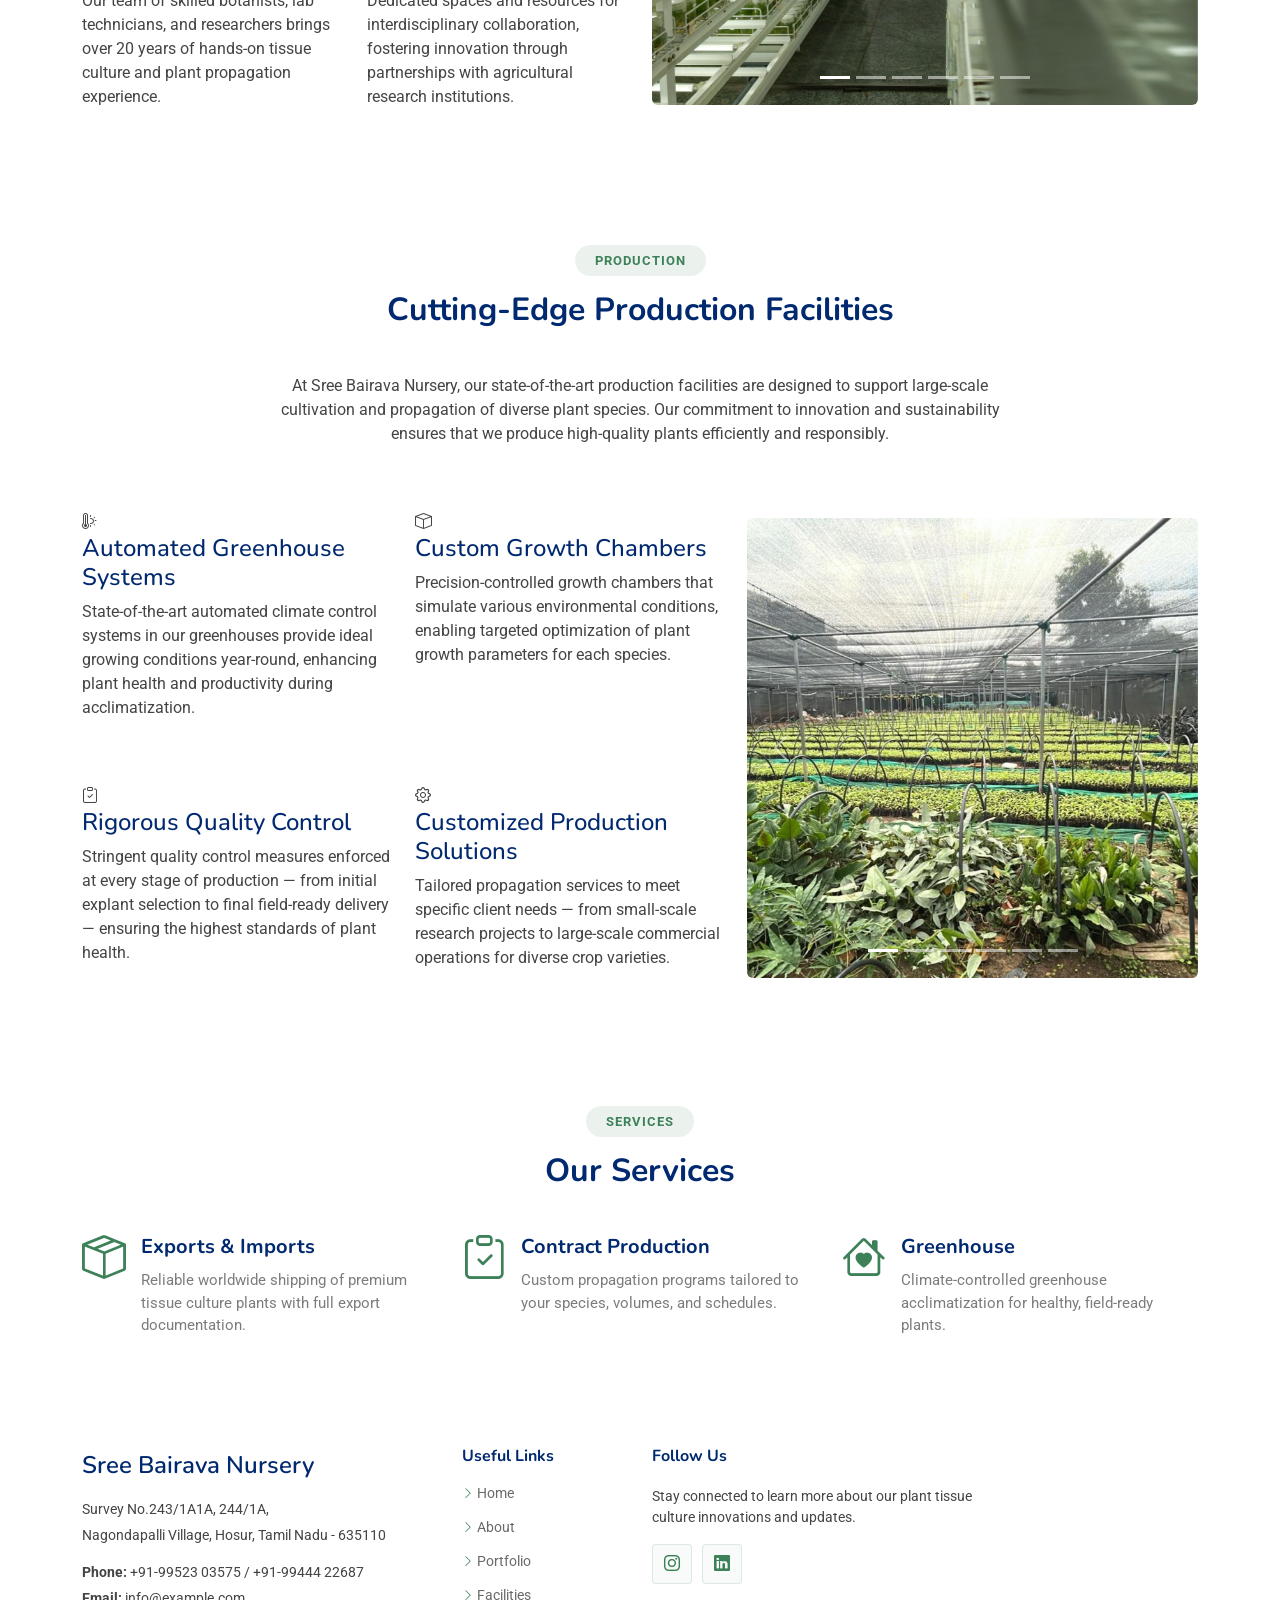
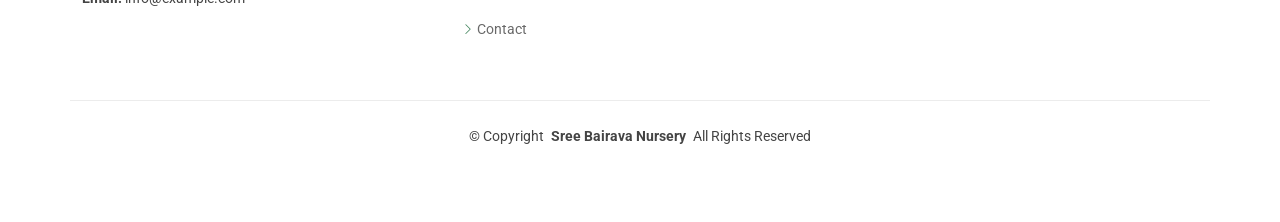
<file: facilities.html>
<!DOCTYPE html>
<html lang="en">

<head>
  <meta charset="utf-8">
  <meta content="width=device-width, initial-scale=1.0" name="viewport">
  <title>Facilities - Sree Bairava Nursery</title>
  <meta name="description" content="">
  <meta name="keywords" content="">

  <!-- Favicons -->
  <link rel="icon" type="image/x-icon" href="favicon/favicon.ico">
  <link rel="icon" type="image/png" sizes="32x32" href="favicon/favicon-32x32.png">
  <link rel="icon" type="image/png" sizes="16x16" href="favicon/favicon-16x16.png">
  <link rel="apple-touch-icon" sizes="180x180" href="favicon/apple-touch-icon.png">
  <link rel="manifest" href="favicon/site.webmanifest">

  <!-- Fonts -->
  <link href="https://fonts.googleapis.com" rel="preconnect">
  <link href="https://fonts.gstatic.com" rel="preconnect" crossorigin>
  <link href="https://fonts.googleapis.com/css2?family=Roboto:ital,wght@0,100;0,300;0,400;0,500;0,700;0,900;1,100;1,300;1,400;1,500;1,700;1,900&family=Poppins:ital,wght@0,100;0,200;0,300;0,400;0,500;0,600;0,700;0,800;0,900;1,100;1,200;1,300;1,400;1,500;1,600;1,700;1,800;1,900&family=Nunito:ital,wght@0,200;0,300;0,400;0,500;0,600;0,700;0,800;0,900;1,200;1,300;1,400;1,500;1,600;1,700;1,800;1,900&display=swap" rel="stylesheet">

  <!-- Vendor CSS Files -->
  <link href="assets/vendor/bootstrap/css/bootstrap.min.css" rel="stylesheet">
  <link href="assets/vendor/bootstrap-icons/bootstrap-icons.css" rel="stylesheet">
  <link href="assets/vendor/aos/aos.css" rel="stylesheet">
  <link href="assets/vendor/glightbox/css/glightbox.min.css" rel="stylesheet">
  <link href="assets/vendor/swiper/swiper-bundle.min.css" rel="stylesheet">

  <!-- Main CSS File -->
  <link href="assets/css/main.css" rel="stylesheet">

  <!-- Navbar CSS -->
  <link href="assets/css/navbar.css" rel="stylesheet">

</head>

<body class="facilities-page">

  <header id="header" class="header d-flex align-items-center fixed-top">
    <div class="container-fluid container-xl position-relative d-flex align-items-center">

      <a href="index.html" class="logo d-flex align-items-center me-auto">
        <img src="assets/img/logo.png" alt="Sree Bairava Nursery" class="logo-icon">
        <img src="assets/img/logo_text.png" alt="" class="logo-text">
      </a>

      <nav id="navmenu" class="navmenu">
        <ul>
          <li><a href="index.html">Home</a></li>
          <li><a href="about.html">About</a></li>
          <li><a href="portfolio.html">Portfolio</a></li>
          <li><a href="facilities.html" class="active">Facilities</a></li>
          <li><a href="contact.html">Contact</a></li>
        </ul>
        <i class="mobile-nav-toggle d-xl-none bi bi-list"></i>
      </nav>

    </div>
  </header>

  <main class="main">

    <!-- Hero Section -->
    <section id="hero" class="hero section">
      <div class="container">
        <div class="row gy-4">
          <div class="col-lg-7 order-2 order-lg-1 d-flex flex-column justify-content-center">
            <span class="portfolio-hero-label" data-aos="fade-up">Facilities</span>
            <h1 data-aos="fade-up" data-aos-delay="50">Our Facilities</h1>
            <p data-aos="fade-up" data-aos-delay="100">State-of-the-Art Infrastructure for Precision Tissue Culture and Large-Scale Plant Propagation</p>
            <div data-aos="fade-up" data-aos-delay="200">
              <a href="#advanced-labs" class="section-cta-btn">Take a Tour</a>
            </div>
          </div>
          <div class="col-lg-5 order-1 order-lg-2 hero-img" data-aos="zoom-out">
            <div class="portfolio-hero-frame">
              <img src="assets/img/facilities/hero.jpeg" class="img-fluid" alt="">
            </div>
          </div>
        </div>
      </div>
    </section>

    <!-- Advanced Laboratories Section -->
    <section id="advanced-labs" class="section">

      <div class="container section-title" data-aos="fade-up">
        <h2>Innovation</h2>
        <p>Advanced Laboratory<br></p>
      </div>

      <div class="container" data-aos="fade-up" data-aos-delay="100">
        <div class="row justify-content-center">
          <div class="col-lg-8 text-center">
            <p>Our laboratory is equipped with the latest technology to conduct high-precision tissue culture, micropropagation, and quality analysis. The facility is designed to provide a sterile, controlled environment that ensures accuracy and reliability in every propagation cycle.</p>
          </div>
        </div>
      </div>


      <div class="container mt-5">
        <div class="row gy-5">

          <div class="col-lg-6 d-flex" data-aos="fade-up" data-aos-delay="100">
            <div class="row align-self-center gy-5">

              <div class="col-md-6 icon-box">
                <i class="bi bi-lightbulb"></i>
                <div>
                  <h4>Innovation</h4>
                  <p>Pioneering advanced tissue culture protocols and propagation techniques that push the boundaries of plant science and commercial horticulture.</p>
                </div>
              </div>

              <div class="col-md-6 icon-box">
                <i class="bi bi-droplet"></i>
                <div>
                  <h4>High-Precision Tissue Culture</h4>
                  <p>Expertly performing plant tissue culture to propagate high-value species, ensuring genetic fidelity and producing vigorous, disease-free plants.</p>
                </div>
              </div>

              <div class="col-md-6 icon-box">
                <i class="bi bi-people"></i>
                <div>
                  <h4>Expert Staff & Researchers</h4>
                  <p>Our team of skilled botanists, lab technicians, and researchers brings over 20 years of hands-on tissue culture and plant propagation experience.</p>
                </div>
              </div>

              <div class="col-md-6 icon-box">
                <i class="bi bi-building"></i>
                <div>
                  <h4>Collaborative Environment</h4>
                  <p>Dedicated spaces and resources for interdisciplinary collaboration, fostering innovation through partnerships with agricultural research institutions.</p>
                </div>
              </div>

            </div>
          </div>

          <div class="col-lg-6 d-flex align-items-center" data-aos="fade-up" data-aos-delay="200">
            <div id="labsCarousel" class="carousel slide w-100" data-bs-ride="carousel">
              <div class="carousel-indicators">
                <button type="button" data-bs-target="#labsCarousel" data-bs-slide-to="0" class="active"></button>
                <button type="button" data-bs-target="#labsCarousel" data-bs-slide-to="1"></button>
                <button type="button" data-bs-target="#labsCarousel" data-bs-slide-to="2"></button>
                <button type="button" data-bs-target="#labsCarousel" data-bs-slide-to="3"></button>
                <button type="button" data-bs-target="#labsCarousel" data-bs-slide-to="4"></button>
                <button type="button" data-bs-target="#labsCarousel" data-bs-slide-to="5"></button>
              </div>
              <div class="carousel-inner rounded">
                <div class="carousel-item active">
                  <img src="assets/img/facilities/facilities (1).jpeg" class="d-block w-100" alt="Laboratory facility">
                </div>
                <div class="carousel-item">
                  <img src="assets/img/facilities/facilities (2).jpeg" class="d-block w-100" alt="Laboratory facility">
                </div>
                <div class="carousel-item">
                  <img src="assets/img/facilities/facilities (3).jpeg" class="d-block w-100" alt="Laboratory facility">
                </div>
                <div class="carousel-item">
                  <img src="assets/img/facilities/facilities (4).jpeg" class="d-block w-100" alt="Laboratory facility">
                </div>
                <div class="carousel-item">
                  <img src="assets/img/facilities/facilities (5).jpeg" class="d-block w-100" alt="Laboratory facility">
                </div>
                <div class="carousel-item">
                  <img src="assets/img/facilities/facilities (6).jpeg" class="d-block w-100" alt="Laboratory facility">
                </div>
              </div>
              <button class="carousel-control-prev" type="button" data-bs-target="#labsCarousel" data-bs-slide="prev">
                <span class="carousel-control-prev-icon" aria-hidden="true"></span>
                <span class="visually-hidden">Previous</span>
              </button>
              <button class="carousel-control-next" type="button" data-bs-target="#labsCarousel" data-bs-slide="next">
                <span class="carousel-control-next-icon" aria-hidden="true"></span>
                <span class="visually-hidden">Next</span>
              </button>
            </div>
          </div>

        </div>
      </div>

    </section>

    <!-- Cutting-Edge Production Facilities Section -->
    <section id="production-facilities" class="section">

      <div class="container section-title" data-aos="fade-up">
        <h2>Production</h2>
        <p>Cutting-Edge Production Facilities<br></p>
      </div>

      <div class="container" data-aos="fade-up" data-aos-delay="100">
        <div class="row justify-content-center">
          <div class="col-lg-8 text-center">
            <p>At Sree Bairava Nursery, our state-of-the-art production facilities are designed to support large-scale cultivation and propagation of diverse plant species. Our commitment to innovation and sustainability ensures that we produce high-quality plants efficiently and responsibly.</p>
          </div>
        </div>
      </div>


      <div class="container mt-5">
        <div class="row gy-5">

          <div class="col-lg-7 d-flex" data-aos="fade-up" data-aos-delay="100">
            <div class="row align-self-center gy-5">

              <div class="col-md-6 icon-box">
                <i class="bi bi-thermometer-sun"></i>
                <div>
                  <h4>Automated Greenhouse Systems</h4>
                  <p>State-of-the-art automated climate control systems in our greenhouses provide ideal growing conditions year-round, enhancing plant health and productivity during acclimatization.</p>
                </div>
              </div>

              <div class="col-md-6 icon-box">
                <i class="bi bi-box"></i>
                <div>
                  <h4>Custom Growth Chambers</h4>
                  <p>Precision-controlled growth chambers that simulate various environmental conditions, enabling targeted optimization of plant growth parameters for each species.</p>
                </div>
              </div>

              <div class="col-md-6 icon-box">
                <i class="bi bi-clipboard-check"></i>
                <div>
                  <h4>Rigorous Quality Control</h4>
                  <p>Stringent quality control measures enforced at every stage of production — from initial explant selection to final field-ready delivery — ensuring the highest standards of plant health.</p>
                </div>
              </div>

              <!-- <div class="col-md-6 icon-box">
                <i class="bi bi-diagram-3"></i>
                <div>
                  <h4>Collaborative R&D Facilities</h4>
                  <p>Collaborative spaces for interdisciplinary research and development, fostering innovation and supporting partnerships with academic and industry leaders in agriculture.</p>
                </div>
              </div> -->

              <!-- <div class="col-md-6 icon-box">
                <i class="bi bi-cpu"></i>
                <div>
                  <h4>Advanced Analytical Equipment</h4>
                  <p>Cutting-edge analytical tools and equipment for precise measurement and monitoring of plant growth, health, and productivity at every propagation stage.</p>
                </div>
              </div> -->

              <div class="col-md-6 icon-box">
                <i class="bi bi-gear"></i>
                <div>
                  <h4>Customized Production Solutions</h4>
                  <p>Tailored propagation services to meet specific client needs — from small-scale research projects to large-scale commercial operations for diverse crop varieties.</p>
                </div>
              </div>

            </div>
          </div>

          <div class="col-lg-5 d-flex align-items-center" data-aos="fade-up" data-aos-delay="200">
            <div id="productionCarousel" class="carousel slide w-100" data-bs-ride="carousel">
              <div class="carousel-indicators">
                <button type="button" data-bs-target="#productionCarousel" data-bs-slide-to="0" class="active"></button>
                <button type="button" data-bs-target="#productionCarousel" data-bs-slide-to="1"></button>
                <button type="button" data-bs-target="#productionCarousel" data-bs-slide-to="2"></button>
                <button type="button" data-bs-target="#productionCarousel" data-bs-slide-to="3"></button>
                <button type="button" data-bs-target="#productionCarousel" data-bs-slide-to="4"></button>
                <button type="button" data-bs-target="#productionCarousel" data-bs-slide-to="5"></button>
              </div>
              <div class="carousel-inner rounded">
                <div class="carousel-item active">
                  <img src="assets/img/facilities/facilities_new (1).jpeg" class="d-block w-100" alt="Production facility">
                </div>
                <div class="carousel-item">
                  <img src="assets/img/facilities/facilities_new (2).jpeg" class="d-block w-100" alt="Production facility">
                </div>
                <div class="carousel-item">
                  <img src="assets/img/facilities/facilities_new (3).jpeg" class="d-block w-100" alt="Production facility">
                </div>
                <div class="carousel-item">
                  <img src="assets/img/facilities/facilities_new (4).jpeg" class="d-block w-100" alt="Production facility">
                </div>
                <div class="carousel-item">
                  <img src="assets/img/facilities/facilities_new (5).jpeg" class="d-block w-100" alt="Production facility">
                </div>
                <div class="carousel-item">
                  <img src="assets/img/facilities/facilities_new (6).jpeg" class="d-block w-100" alt="Production facility">
                </div>
              </div>
              <button class="carousel-control-prev" type="button" data-bs-target="#productionCarousel" data-bs-slide="prev">
                <span class="carousel-control-prev-icon" aria-hidden="true"></span>
                <span class="visually-hidden">Previous</span>
              </button>
              <button class="carousel-control-next" type="button" data-bs-target="#productionCarousel" data-bs-slide="next">
                <span class="carousel-control-next-icon" aria-hidden="true"></span>
                <span class="visually-hidden">Next</span>
              </button>
            </div>
          </div>

        </div>
      </div>

    </section>

    <!-- Our Services Section -->
    <section id="our-services" class="alt-features section">

      <div class="container section-title" data-aos="fade-up">
        <h2>Services</h2>
        <p>Our Services<br></p>
      </div>

      <div class="container">
        <div class="row gy-4">

          <div class="col-lg-4 icon-box" data-aos="fade-up" data-aos-delay="100">
            <i class="bi bi-box-seam"></i>
            <div>
              <h4>Exports &amp; Imports</h4>
              <p>Reliable worldwide shipping of premium tissue culture plants with full export documentation.</p>
            </div>
          </div>

          <div class="col-lg-4 icon-box" data-aos="fade-up" data-aos-delay="200">
            <i class="bi bi-clipboard-check"></i>
            <div>
              <h4>Contract Production</h4>
              <p>Custom propagation programs tailored to your species, volumes, and schedules.</p>
            </div>
          </div>

          <div class="col-lg-4 icon-box" data-aos="fade-up" data-aos-delay="300">
            <i class="bi bi-house-heart"></i>
            <div>
              <h4>Greenhouse</h4>
              <p>Climate-controlled greenhouse acclimatization for healthy, field-ready plants.</p>
            </div>
          </div>

        </div>
      </div>

    </section>

  </main>

  <footer id="footer" class="footer">

    <div class="container footer-top">
      <div class="row gy-4">
        <div class="col-lg-4 col-md-6 footer-about">
          <a href="index.html" class="d-flex align-items-center">
            <span class="sitename">Sree Bairava Nursery</span>
          </a>
          <div class="footer-contact pt-3">
                  <p>Survey No.243/1A1A, 244/1A,</p>
                  <p>Nagondapalli Village, Hosur, Tamil Nadu - 635110</p>
            <p class="mt-3"><strong>Phone:</strong> <span>+91-99523 03575 / +91-99444 22687</span></p>
            <p><strong>Email:</strong> <span>info@example.com</span></p>
          </div>
        </div>

        <div class="col-lg-2 col-md-3 footer-links">
          <h4>Useful Links</h4>
          <ul>
            <li><i class="bi bi-chevron-right"></i> <a href="index.html">Home</a></li>
            <li><i class="bi bi-chevron-right"></i> <a href="about.html">About</a></li>
            <li><i class="bi bi-chevron-right"></i> <a href="portfolio.html">Portfolio</a></li>
            <li><i class="bi bi-chevron-right"></i> <a href="facilities.html">Facilities</a></li>
            <li><i class="bi bi-chevron-right"></i> <a href="contact.html">Contact</a></li>
          </ul>
        </div>

        <!-- Our Services — hidden per requirement
        <div class="col-lg-2 col-md-3 footer-links">
          <h4>Our Services</h4>
          <ul>
            <li><i class="bi bi-chevron-right"></i> <a href="#">Plants Growth Room</a></li>
            <li><i class="bi bi-chevron-right"></i> <a href="#">Green House</a></li>
            <li><i class="bi bi-chevron-right"></i> <a href="#">Contract Production</a></li>
          </ul>
        </div>
        -->

        <div class="col-lg-4 col-md-12">
          <h4>Follow Us</h4>
          <p>Stay connected to learn more about our plant tissue culture innovations and updates.</p>
          <div class="social-links d-flex">
            <a href="https://www.instagram.com/sbn_plants/" target="_blank" rel="noopener"><i class="bi bi-instagram"></i></a>
            <a href="https://www.linkedin.com/company/sree-bairava-nursery/home/" target="_blank" rel="noopener"><i class="bi bi-linkedin"></i></a>
          </div>
        </div>

      </div>
    </div>

    <div class="container copyright text-center mt-4">
      <p>&copy; <span>Copyright</span> <strong class="px-1 sitename">Sree Bairava Nursery</strong> <span>All Rights Reserved</span></p>
    </div>

  </footer>

  <!-- Scroll Top -->
  <a href="#" id="scroll-top" class="scroll-top d-flex align-items-center justify-content-center"><i class="bi bi-arrow-up-short"></i></a>

  <!-- Vendor JS Files -->
  <script src="assets/vendor/bootstrap/js/bootstrap.bundle.min.js"></script>
  <script src="assets/vendor/php-email-form/validate.js"></script>
  <script src="assets/vendor/aos/aos.js"></script>
  <script src="assets/vendor/glightbox/js/glightbox.min.js"></script>
  <script src="assets/vendor/purecounter/purecounter_vanilla.js"></script>
  <script src="assets/vendor/imagesloaded/imagesloaded.pkgd.min.js"></script>
  <script src="assets/vendor/isotope-layout/isotope.pkgd.min.js"></script>
  <script src="assets/vendor/swiper/swiper-bundle.min.js"></script>

  <!-- Main JS File -->
  <script src="assets/js/main.js"></script>

</body>

</html>
</file>
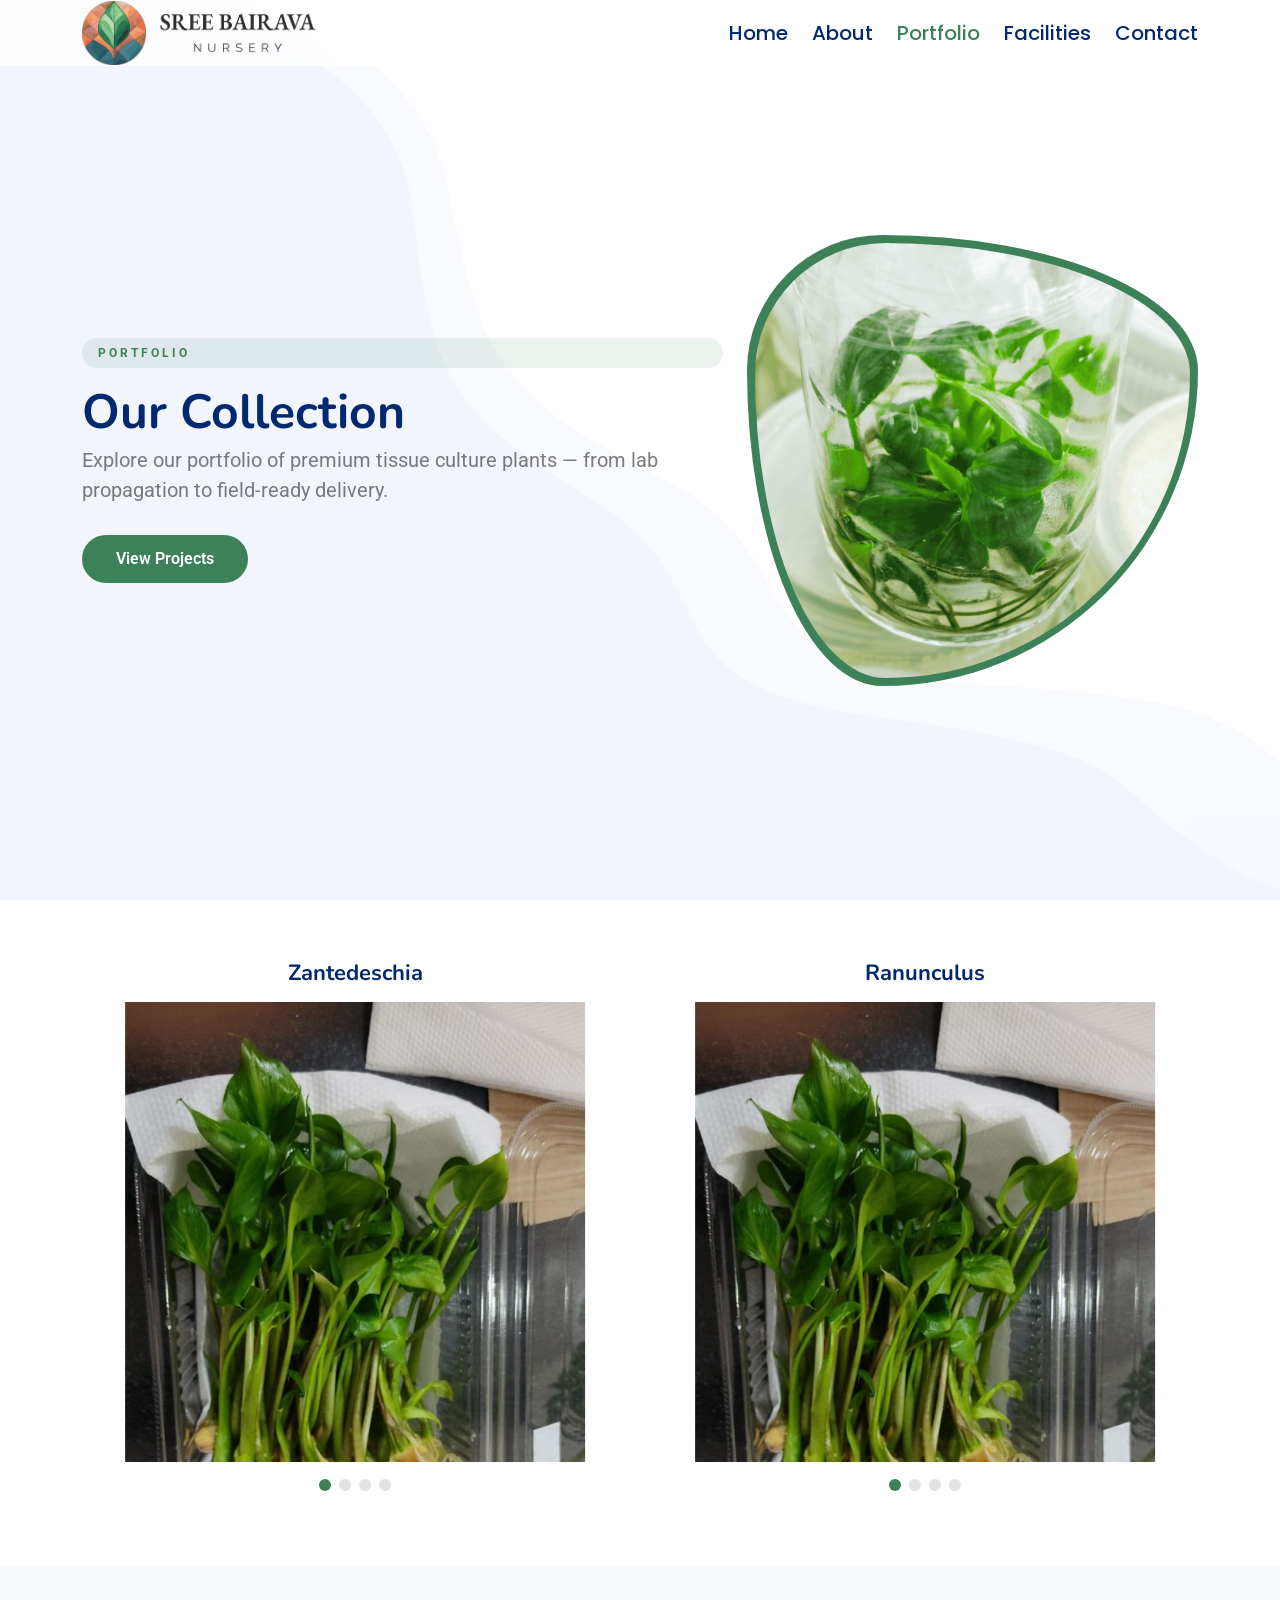
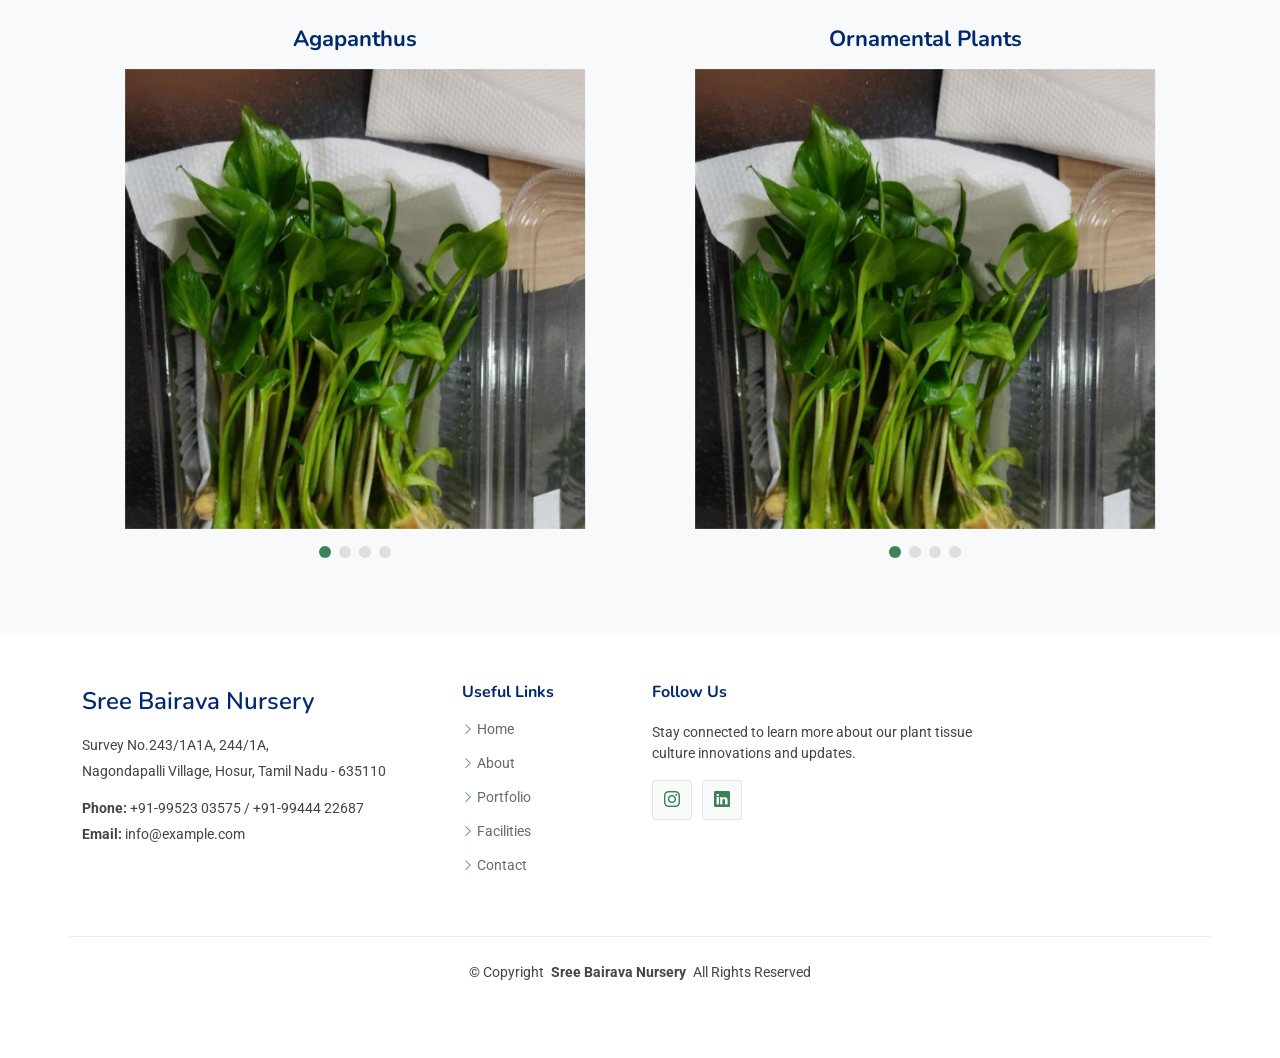
<file: portfolio.html>
<!DOCTYPE html>
<html lang="en">

<head>
  <meta charset="utf-8">
  <meta content="width=device-width, initial-scale=1.0" name="viewport">
  <title>Portfolio - Sree Bairava Nursery</title>
  <meta name="description" content="">
  <meta name="keywords" content="">

  <!-- Favicons -->
  <link rel="icon" type="image/x-icon" href="favicon/favicon.ico">
  <link rel="icon" type="image/png" sizes="32x32" href="favicon/favicon-32x32.png">
  <link rel="icon" type="image/png" sizes="16x16" href="favicon/favicon-16x16.png">
  <link rel="apple-touch-icon" sizes="180x180" href="favicon/apple-touch-icon.png">
  <link rel="manifest" href="favicon/site.webmanifest">

  <!-- Fonts -->
  <link href="https://fonts.googleapis.com" rel="preconnect">
  <link href="https://fonts.gstatic.com" rel="preconnect" crossorigin>
  <link href="https://fonts.googleapis.com/css2?family=Roboto:ital,wght@0,100;0,300;0,400;0,500;0,700;0,900;1,100;1,300;1,400;1,500;1,700;1,900&family=Poppins:ital,wght@0,100;0,200;0,300;0,400;0,500;0,600;0,700;0,800;0,900;1,100;1,200;1,300;1,400;1,500;1,600;1,700;1,800;1,900&family=Nunito:ital,wght@0,200;0,300;0,400;0,500;0,600;0,700;0,800;0,900;1,200;1,300;1,400;1,500;1,600;1,700;1,800;1,900&display=swap" rel="stylesheet">

  <!-- Vendor CSS Files -->
  <link href="assets/vendor/bootstrap/css/bootstrap.min.css" rel="stylesheet">
  <link href="assets/vendor/bootstrap-icons/bootstrap-icons.css" rel="stylesheet">
  <link href="assets/vendor/aos/aos.css" rel="stylesheet">
  <link href="assets/vendor/glightbox/css/glightbox.min.css" rel="stylesheet">
  <link href="assets/vendor/swiper/swiper-bundle.min.css" rel="stylesheet">

  <!-- Main CSS File -->
  <link href="assets/css/main.css" rel="stylesheet">

  <!-- Navbar CSS -->
  <link href="assets/css/navbar.css" rel="stylesheet">

</head>

<body class="portfolio-page">

  <header id="header" class="header d-flex align-items-center fixed-top">
    <div class="container-fluid container-xl position-relative d-flex align-items-center">

      <a href="index.html" class="logo d-flex align-items-center me-auto">
        <img src="assets/img/logo.png" alt="Sree Bairava Nursery" class="logo-icon">
        <img src="assets/img/logo_text.png" alt="" class="logo-text">
      </a>

      <nav id="navmenu" class="navmenu">
        <ul>
          <li><a href="index.html">Home</a></li>
          <li><a href="about.html">About</a></li>
          <li><a href="portfolio.html" class="active">Portfolio</a></li>
          <li><a href="facilities.html">Facilities</a></li>
          <li><a href="contact.html">Contact</a></li>
        </ul>
        <i class="mobile-nav-toggle d-xl-none bi bi-list"></i>
      </nav>

    </div>
  </header>

  <main class="main">

    <!-- Hero Section -->
    <section class="hero section">
      <div class="container">
        <div class="row gy-4">
          <div class="col-lg-7 order-2 order-lg-1 d-flex flex-column justify-content-center">
            <span class="portfolio-hero-label" data-aos="fade-up">Portfolio</span>
            <h1 data-aos="fade-up" data-aos-delay="50">Our Collection</h1>
            <p data-aos="fade-up" data-aos-delay="100">Explore our portfolio of premium tissue culture plants — from lab propagation to field-ready delivery.</p>
            <div data-aos="fade-up" data-aos-delay="200">
              <a href="#portfolio-grid" class="section-cta-btn">View Projects</a>
            </div>
          </div>
          <div class="col-lg-5 order-1 order-lg-2 hero-img" data-aos="zoom-out">
            <div class="portfolio-hero-frame">
              <img src="assets/img/collection/hero.jpeg" class="img-fluid" alt="">
            </div>
          </div>
        </div>
      </div>
    </section>

    <!-- Portfolio Grid — Row 1 -->
    <section id="portfolio-grid" class="portfolio-details section">
      <div class="container">
        <div class="row gy-5">
          <div class="col-lg-6">
            <h2 class="portfolio-project-name" data-aos="fade-up">Zantedeschia</h2>
            <div id="slider-plant-1" class="portfolio-details-slider swiper init-swiper" data-aos="fade-up" data-aos-delay="100">
              <script type="application/json" class="swiper-config">
                {
                  "loop": true,
                  "speed": 600,
                  "autoplay": {
                    "delay": 5000
                  },
                  "slidesPerView": "auto",
                  "pagination": {
                    "el": "#slider-plant-1 .swiper-pagination",
                    "type": "bullets",
                    "clickable": true
                  }
                }
              </script>
              <div class="swiper-wrapper align-items-center">
                <div class="swiper-slide">
                  <img src="assets/img/portfolio/plant 1/plant 1 (1).jpeg" alt="">
                </div>
                <div class="swiper-slide">
                  <img src="assets/img/portfolio/plant 1/plant 1 (2).jpeg" alt="">
                </div>
                <div class="swiper-slide">
                  <img src="assets/img/portfolio/plant 1/plant 1 (3).jpeg" alt="">
                </div>
                <div class="swiper-slide">
                  <img src="assets/img/portfolio/plant 1/plant 1 (4).jpeg" alt="">
                </div>
              </div>
              <div class="swiper-pagination"></div>
            </div>
          </div>
          <div class="col-lg-6">
            <h2 class="portfolio-project-name" data-aos="fade-up">Ranunculus</h2>
            <div id="slider-plant-2" class="portfolio-details-slider swiper init-swiper" data-aos="fade-up" data-aos-delay="200">
              <script type="application/json" class="swiper-config">
                {
                  "loop": true,
                  "speed": 600,
                  "autoplay": {
                    "delay": 5000
                  },
                  "slidesPerView": "auto",
                  "pagination": {
                    "el": "#slider-plant-2 .swiper-pagination",
                    "type": "bullets",
                    "clickable": true
                  }
                }
              </script>
              <div class="swiper-wrapper align-items-center">
                <div class="swiper-slide">
                  <img src="assets/img/portfolio/plant 1/plant 1 (1).jpeg" alt="">
                </div>
                <div class="swiper-slide">
                  <img src="assets/img/portfolio/plant 1/plant 1 (2).jpeg" alt="">
                </div>
                <div class="swiper-slide">
                  <img src="assets/img/portfolio/plant 1/plant 1 (3).jpeg" alt="">
                </div>
                <div class="swiper-slide">
                  <img src="assets/img/portfolio/plant 1/plant 1 (4).jpeg" alt="">
                </div>
              </div>
              <div class="swiper-pagination"></div>
            </div>
          </div>
        </div>
      </div>
    </section>

    <!-- Portfolio Grid — Row 2 -->
    <section id="portfolio-grid-2" class="portfolio-details section" style="background-color: #f8f9fa;">
      <div class="container">
        <div class="row gy-5">
          <div class="col-lg-6">
            <h2 class="portfolio-project-name" data-aos="fade-up">Agapanthus</h2>
            <div id="slider-plant-3" class="portfolio-details-slider swiper init-swiper" data-aos="fade-up" data-aos-delay="100">
              <script type="application/json" class="swiper-config">
                {
                  "loop": true,
                  "speed": 600,
                  "autoplay": {
                    "delay": 5000
                  },
                  "slidesPerView": "auto",
                  "pagination": {
                    "el": "#slider-plant-3 .swiper-pagination",
                    "type": "bullets",
                    "clickable": true
                  }
                }
              </script>
              <div class="swiper-wrapper align-items-center">
                <div class="swiper-slide">
                  <img src="assets/img/portfolio/plant 1/plant 1 (1).jpeg" alt="">
                </div>
                <div class="swiper-slide">
                  <img src="assets/img/portfolio/plant 1/plant 1 (2).jpeg" alt="">
                </div>
                <div class="swiper-slide">
                  <img src="assets/img/portfolio/plant 1/plant 1 (3).jpeg" alt="">
                </div>
                <div class="swiper-slide">
                  <img src="assets/img/portfolio/plant 1/plant 1 (4).jpeg" alt="">
                </div>
              </div>
              <div class="swiper-pagination"></div>
            </div>
          </div>
          <div class="col-lg-6">
            <h2 class="portfolio-project-name" data-aos="fade-up">Ornamental Plants</h2>
            <div id="slider-plant-4" class="portfolio-details-slider swiper init-swiper" data-aos="fade-up" data-aos-delay="200">
              <script type="application/json" class="swiper-config">
                {
                  "loop": true,
                  "speed": 600,
                  "autoplay": {
                    "delay": 5000
                  },
                  "slidesPerView": "auto",
                  "pagination": {
                    "el": "#slider-plant-4 .swiper-pagination",
                    "type": "bullets",
                    "clickable": true
                  }
                }
              </script>
              <div class="swiper-wrapper align-items-center">
                <div class="swiper-slide">
                  <img src="assets/img/portfolio/plant 1/plant 1 (1).jpeg" alt="">
                </div>
                <div class="swiper-slide">
                  <img src="assets/img/portfolio/plant 1/plant 1 (2).jpeg" alt="">
                </div>
                <div class="swiper-slide">
                  <img src="assets/img/portfolio/plant 1/plant 1 (3).jpeg" alt="">
                </div>
                <div class="swiper-slide">
                  <img src="assets/img/portfolio/plant 1/plant 1 (4).jpeg" alt="">
                </div>
              </div>
              <div class="swiper-pagination"></div>
            </div>
          </div>
        </div>
      </div>
    </section>

  </main>

  <footer id="footer" class="footer">

    <div class="container footer-top">
      <div class="row gy-4">
        <div class="col-lg-4 col-md-6 footer-about">
          <a href="index.html" class="d-flex align-items-center">
            <span class="sitename">Sree Bairava Nursery</span>
          </a>
          <div class="footer-contact pt-3">
                  <p>Survey No.243/1A1A, 244/1A,</p>
                  <p>Nagondapalli Village, Hosur, Tamil Nadu - 635110</p>
            <p class="mt-3"><strong>Phone:</strong> <span>+91-99523 03575 / +91-99444 22687</span></p>
            <p><strong>Email:</strong> <span>info@example.com</span></p>
          </div>
        </div>

        <div class="col-lg-2 col-md-3 footer-links">
          <h4>Useful Links</h4>
          <ul>
            <li><i class="bi bi-chevron-right"></i> <a href="index.html">Home</a></li>
            <li><i class="bi bi-chevron-right"></i> <a href="about.html">About</a></li>
            <li><i class="bi bi-chevron-right"></i> <a href="portfolio.html">Portfolio</a></li>
            <li><i class="bi bi-chevron-right"></i> <a href="facilities.html">Facilities</a></li>
            <li><i class="bi bi-chevron-right"></i> <a href="contact.html">Contact</a></li>
          </ul>
        </div>

        <!-- Our Services — hidden per requirement
        <div class="col-lg-2 col-md-3 footer-links">
          <h4>Our Services</h4>
          <ul>
            <li><i class="bi bi-chevron-right"></i> <a href="#">Plants Growth Room</a></li>
            <li><i class="bi bi-chevron-right"></i> <a href="#">Green House</a></li>
            <li><i class="bi bi-chevron-right"></i> <a href="#">Contract Production</a></li>
          </ul>
        </div>
        -->

        <div class="col-lg-4 col-md-12">
          <h4>Follow Us</h4>
          <p>Stay connected to learn more about our plant tissue culture innovations and updates.</p>
          <div class="social-links d-flex">
            <a href="https://www.instagram.com/sbn_plants/" target="_blank" rel="noopener"><i class="bi bi-instagram"></i></a>
            <a href="https://www.linkedin.com/company/sree-bairava-nursery/home/" target="_blank" rel="noopener"><i class="bi bi-linkedin"></i></a>
          </div>
        </div>

      </div>
    </div>

    <div class="container copyright text-center mt-4">
      <p>&copy; <span>Copyright</span> <strong class="px-1 sitename">Sree Bairava Nursery</strong> <span>All Rights Reserved</span></p>
    </div>

  </footer>

  <!-- Scroll Top -->
  <a href="#" id="scroll-top" class="scroll-top d-flex align-items-center justify-content-center"><i class="bi bi-arrow-up-short"></i></a>

  <!-- Vendor JS Files -->
  <script src="assets/vendor/bootstrap/js/bootstrap.bundle.min.js"></script>
  <script src="assets/vendor/php-email-form/validate.js"></script>
  <script src="assets/vendor/aos/aos.js"></script>
  <script src="assets/vendor/glightbox/js/glightbox.min.js"></script>
  <script src="assets/vendor/purecounter/purecounter_vanilla.js"></script>
  <script src="assets/vendor/imagesloaded/imagesloaded.pkgd.min.js"></script>
  <script src="assets/vendor/isotope-layout/isotope.pkgd.min.js"></script>
  <script src="assets/vendor/swiper/swiper-bundle.min.js"></script>

  <!-- Main JS File -->
  <script src="assets/js/main.js"></script>

</body>

</html>
</file>
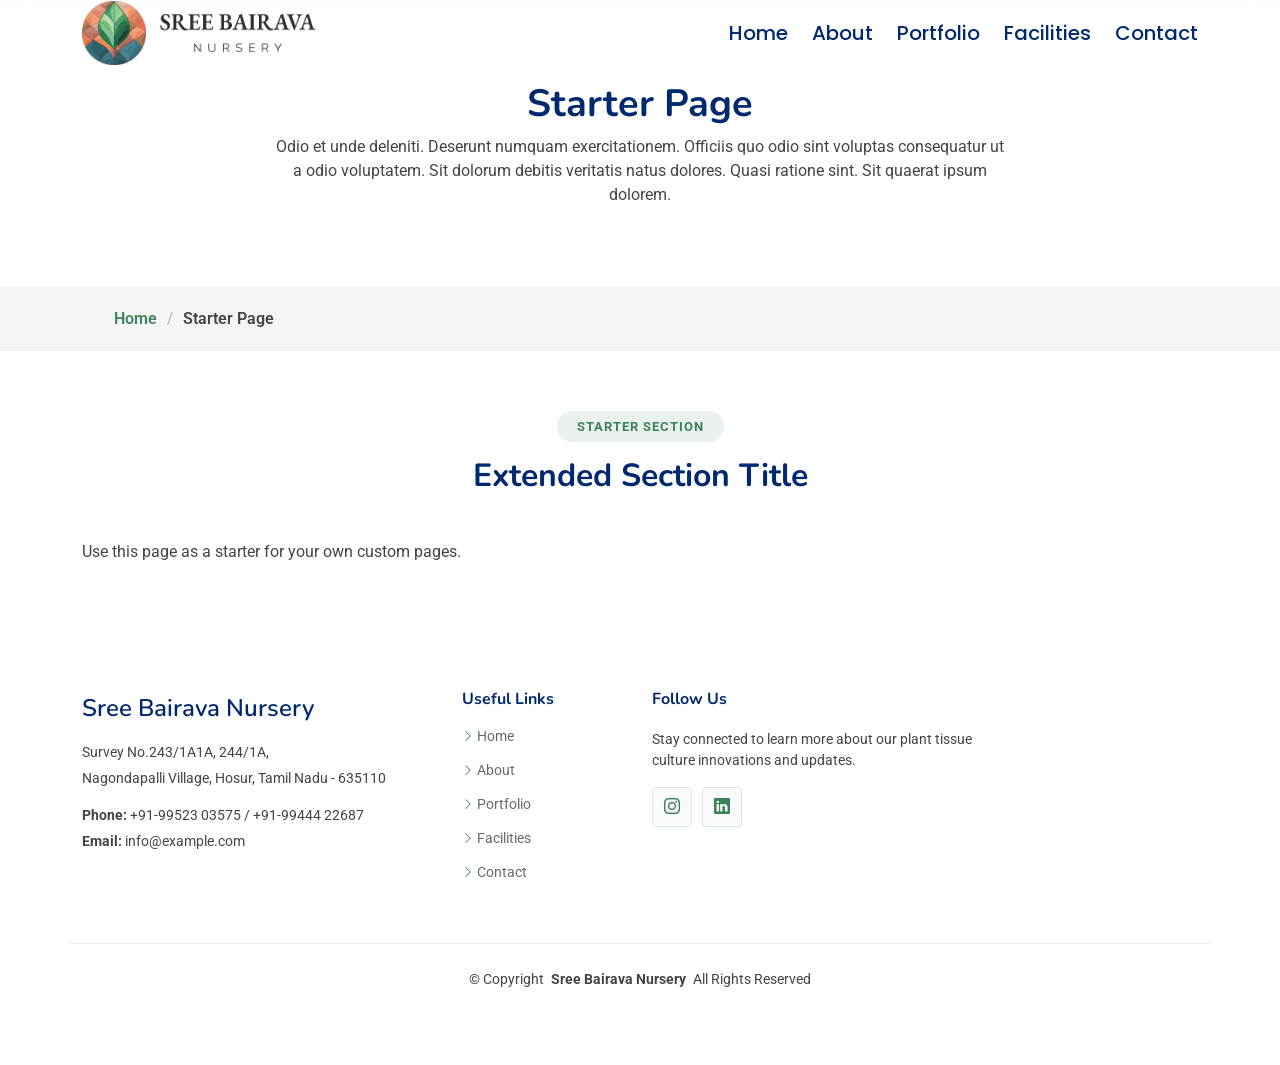
<file: starter-page.html>
<!DOCTYPE html>
<html lang="en">

<head>
  <meta charset="utf-8">
  <meta content="width=device-width, initial-scale=1.0" name="viewport">
  <title>Starter Page - Sree Bairava Nursery</title>
  <meta name="description" content="">
  <meta name="keywords" content="">

  <!-- Favicons -->
  <link rel="icon" type="image/x-icon" href="favicon/favicon.ico">
  <link rel="icon" type="image/png" sizes="32x32" href="favicon/favicon-32x32.png">
  <link rel="icon" type="image/png" sizes="16x16" href="favicon/favicon-16x16.png">
  <link rel="apple-touch-icon" sizes="180x180" href="favicon/apple-touch-icon.png">
  <link rel="manifest" href="favicon/site.webmanifest">

  <!-- Fonts -->
  <link href="https://fonts.googleapis.com" rel="preconnect">
  <link href="https://fonts.gstatic.com" rel="preconnect" crossorigin>
  <link href="https://fonts.googleapis.com/css2?family=Roboto:ital,wght@0,100;0,300;0,400;0,500;0,700;0,900;1,100;1,300;1,400;1,500;1,700;1,900&family=Poppins:ital,wght@0,100;0,200;0,300;0,400;0,500;0,600;0,700;0,800;0,900;1,100;1,200;1,300;1,400;1,500;1,600;1,700;1,800;1,900&family=Nunito:ital,wght@0,200;0,300;0,400;0,500;0,600;0,700;0,800;0,900;1,200;1,300;1,400;1,500;1,600;1,700;1,800;1,900&display=swap" rel="stylesheet">

  <!-- Vendor CSS Files -->
  <link href="assets/vendor/bootstrap/css/bootstrap.min.css" rel="stylesheet">
  <link href="assets/vendor/bootstrap-icons/bootstrap-icons.css" rel="stylesheet">
  <link href="assets/vendor/aos/aos.css" rel="stylesheet">
  <link href="assets/vendor/glightbox/css/glightbox.min.css" rel="stylesheet">
  <link href="assets/vendor/swiper/swiper-bundle.min.css" rel="stylesheet">

  <!-- Main CSS File -->
  <link href="assets/css/main.css" rel="stylesheet">

  <!-- Navbar CSS -->
  <link href="assets/css/navbar.css" rel="stylesheet">

</head>

<body class="starter-page-page">

  <header id="header" class="header d-flex align-items-center fixed-top">
    <div class="container-fluid container-xl position-relative d-flex align-items-center">

      <a href="index.html" class="logo d-flex align-items-center me-auto">
        <img src="assets/img/logo.png" alt="Sree Bairava Nursery" class="logo-icon">
        <img src="assets/img/logo_text.png" alt="" class="logo-text">
      </a>

      <nav id="navmenu" class="navmenu">
        <ul>
          <li><a href="index.html">Home</a></li>
          <li><a href="about.html">About</a></li>
          <li><a href="portfolio.html">Portfolio</a></li>
          <li><a href="facilities.html">Facilities</a></li>
          <li><a href="contact.html">Contact</a></li>
        </ul>
        <i class="mobile-nav-toggle d-xl-none bi bi-list"></i>
      </nav>

    </div>
  </header>

  <main class="main">

    <!-- Page Title -->
    <div class="page-title">
      <div class="heading">
        <div class="container">
          <div class="row d-flex justify-content-center text-center">
            <div class="col-lg-8">
              <h1>Starter Page</h1>
              <p class="mb-0">Odio et unde deleniti. Deserunt numquam exercitationem. Officiis quo odio sint voluptas consequatur ut a odio voluptatem. Sit dolorum debitis veritatis natus dolores. Quasi ratione sint. Sit quaerat ipsum dolorem.</p>
            </div>
          </div>
        </div>
      </div>
      <nav class="breadcrumbs">
        <div class="container">
          <ol>
            <li><a href="index.html">Home</a></li>
            <li class="current">Starter Page</li>
          </ol>
        </div>
      </nav>
    </div><!-- End Page Title -->

    <!-- Starter Section Section -->
    <section id="starter-section" class="starter-section section">

      <!-- Section Title -->
      <div class="container section-title" data-aos="fade-up">
        <h2>Starter Section</h2>
        <p>Extended Section Title</p>
      </div><!-- End Section Title -->

      <div class="container" data-aos="fade-up">
        <p>Use this page as a starter for your own custom pages.</p>
      </div>

    </section><!-- /Starter Section Section -->

  </main>

  <footer id="footer" class="footer">

    <div class="container footer-top">
      <div class="row gy-4">
        <div class="col-lg-4 col-md-6 footer-about">
          <a href="index.html" class="d-flex align-items-center">
            <span class="sitename">Sree Bairava Nursery</span>
          </a>
          <div class="footer-contact pt-3">
                  <p>Survey No.243/1A1A, 244/1A,</p>
                  <p>Nagondapalli Village, Hosur, Tamil Nadu - 635110</p>
            <p class="mt-3"><strong>Phone:</strong> <span>+91-99523 03575 / +91-99444 22687</span></p>
            <p><strong>Email:</strong> <span>info@example.com</span></p>
          </div>
        </div>

        <div class="col-lg-2 col-md-3 footer-links">
          <h4>Useful Links</h4>
          <ul>
            <li><i class="bi bi-chevron-right"></i> <a href="index.html">Home</a></li>
            <li><i class="bi bi-chevron-right"></i> <a href="about.html">About</a></li>
            <li><i class="bi bi-chevron-right"></i> <a href="portfolio.html">Portfolio</a></li>
            <li><i class="bi bi-chevron-right"></i> <a href="facilities.html">Facilities</a></li>
            <li><i class="bi bi-chevron-right"></i> <a href="contact.html">Contact</a></li>
          </ul>
        </div>

        <!-- Our Services — hidden per requirement
        <div class="col-lg-2 col-md-3 footer-links">
          <h4>Our Services</h4>
          <ul>
            <li><i class="bi bi-chevron-right"></i> <a href="#">Plants Growth Room</a></li>
            <li><i class="bi bi-chevron-right"></i> <a href="#">Green House</a></li>
            <li><i class="bi bi-chevron-right"></i> <a href="#">Contract Production</a></li>
          </ul>
        </div>
        -->

        <div class="col-lg-4 col-md-12">
          <h4>Follow Us</h4>
          <p>Stay connected to learn more about our plant tissue culture innovations and updates.</p>
          <div class="social-links d-flex">
            <a href="https://www.instagram.com/sbn_plants/" target="_blank" rel="noopener"><i class="bi bi-instagram"></i></a>
            <a href="https://www.linkedin.com/company/sree-bairava-nursery/home/" target="_blank" rel="noopener"><i class="bi bi-linkedin"></i></a>
          </div>
        </div>

      </div>
    </div>

    <div class="container copyright text-center mt-4">
      <p>&copy; <span>Copyright</span> <strong class="px-1 sitename">Sree Bairava Nursery</strong> <span>All Rights Reserved</span></p>
    </div>

  </footer>

  <!-- Scroll Top -->
  <a href="#" id="scroll-top" class="scroll-top d-flex align-items-center justify-content-center"><i class="bi bi-arrow-up-short"></i></a>

  <!-- Vendor JS Files -->
  <script src="assets/vendor/bootstrap/js/bootstrap.bundle.min.js"></script>
  <script src="assets/vendor/php-email-form/validate.js"></script>
  <script src="assets/vendor/aos/aos.js"></script>
  <script src="assets/vendor/glightbox/js/glightbox.min.js"></script>
  <script src="assets/vendor/purecounter/purecounter_vanilla.js"></script>
  <script src="assets/vendor/imagesloaded/imagesloaded.pkgd.min.js"></script>
  <script src="assets/vendor/isotope-layout/isotope.pkgd.min.js"></script>
  <script src="assets/vendor/swiper/swiper-bundle.min.js"></script>

  <!-- Main JS File -->
  <script src="assets/js/main.js"></script>

</body>

</html>
</file>
<file: assets/css/main.css>
/* Fonts */
:root {
  --default-font: "Roboto",  system-ui, -apple-system, "Segoe UI", Roboto, "Helvetica Neue", Arial, "Noto Sans", "Liberation Sans", sans-serif, "Apple Color Emoji", "Segoe UI Emoji", "Segoe UI Symbol", "Noto Color Emoji";
  --heading-font: "Nunito",  sans-serif;
  --nav-font: "Poppins",  sans-serif;
}

/* Global Colors - The following color variables are used throughout the website. Updating them here will change the color scheme of the entire website */
:root { 
  --background-color: #ffffff; /* Background color for the entire website, including individual sections */
  --default-color: #444444; /* Default color used for the majority of the text content across the entire website */
  --heading-color: #012970; /* Color for headings, subheadings and title throughout the website */
  /* --accent-color: #e56b4b; /* Accent color that represents your brand on the website. It's used for buttons, links, and other elements that need to stand out */
  --accent-color: #3d8158; 
  --surface-color: #ffffff; /* The surface color is used as a background of boxed elements within sections, such as cards, icon boxes, or other elements that require a visual separation from the global background. */
  --contrast-color: #ffffff; /* Contrast color for text, ensuring readability against backgrounds of accent, heading, or default colors. */
}

/* Nav Menu Colors - The following color variables are used specifically for the navigation menu. They are separate from the global colors to allow for more customization options */
:root {
  --nav-color: #012970;
  /* --nav-hover-color: #e56b4b; */
  --nav-hover-color: #3d8158;
  --nav-mobile-background-color: #ffffff; /* Used as the background color for mobile navigation menu */
  --nav-dropdown-background-color: #ffffff; /* Used as the background color for dropdown items that appear when hovering over primary navigation items */
  --nav-dropdown-color: #212529; /* Used for navigation links of the dropdown items in the navigation menu. */
  --nav-dropdown-hover-color: #3d8158; /* Similar to --nav-hover-color, this color is applied to dropdown navigation links when they are hovered over. */
}

/* Color Presets - These classes override global colors when applied to any section or element, providing reuse of the sam color scheme. */

.light-background {
  --background-color: #f9f9f9;
  --surface-color: #ffffff;
}

.dark-background {
  --background-color: #060606;
  --default-color: #ffffff;
  --heading-color: #ffffff;
  --surface-color: #252525;
  --contrast-color: #ffffff;
}

/* Smooth scroll */
:root {
  scroll-behavior: smooth;
}

/*--------------------------------------------------------------
# General Styling & Shared Classes
--------------------------------------------------------------*/
body {
  color: var(--default-color);
  background-color: var(--background-color);
  font-family: var(--default-font);
}

a {
  color: var(--accent-color);
  text-decoration: none;
  transition: 0.3s;
}

a:hover {
  color: color-mix(in srgb, var(--accent-color), transparent 25%);
  text-decoration: none;
}

h1,
h2,
h3,
h4,
h5,
h6 {
  color: var(--heading-color);
  font-family: var(--heading-font);
}

/* PHP Email Form Messages
------------------------------*/
.php-email-form .error-message {
  display: none;
  background: #df1529;
  color: #ffffff;
  text-align: left;
  padding: 15px;
  margin-bottom: 24px;
  font-weight: 600;
}

.php-email-form .sent-message {
  display: none;
  color: #ffffff;
  background: #059652;
  text-align: center;
  padding: 15px;
  margin-bottom: 24px;
  font-weight: 600;
}

.php-email-form .loading {
  display: none;
  background: var(--surface-color);
  text-align: center;
  padding: 15px;
  margin-bottom: 24px;
}

.php-email-form .loading:before {
  content: "";
  display: inline-block;
  border-radius: 50%;
  width: 24px;
  height: 24px;
  margin: 0 10px -6px 0;
  border: 3px solid var(--accent-color);
  border-top-color: var(--surface-color);
  animation: php-email-form-loading 1s linear infinite;
}

@keyframes php-email-form-loading {
  0% {
    transform: rotate(0deg);
  }

  100% {
    transform: rotate(360deg);
  }
}

/*--------------------------------------------------------------
# Global Header
--------------------------------------------------------------*/
.header {
  color: var(--default-color);
  background-color: var(--background-color);
  padding: 20px 0;
  transition: all 0.5s;
  z-index: 997;
}

.header .logo {
  line-height: 1;
  gap: 10px;
}

.header .logo .logo-icon {
  max-height: 64px;
}

.header .logo .logo-text {
  max-height: 40px;
}

.header .btn-getstarted,
.header .btn-getstarted:focus {
  color: var(--contrast-color);
  background: var(--accent-color);
  font-size: 15px;
  padding: 8px 25px;
  margin: 0 0 0 30px;
  border-radius: 4px;
  transition: 0.3s;
  font-weight: 500;
}

.header .btn-getstarted:hover,
.header .btn-getstarted:focus:hover {
  color: var(--contrast-color);
  background: color-mix(in srgb, var(--accent-color), transparent 15%);
}

@media (max-width: 1200px) {
  .header .logo {
    order: 1;
  }

  .header .btn-getstarted {
    order: 2;
    margin: 0 15px 0 0;
    padding: 6px 15px;
  }

  .header .navmenu {
    order: 3;
  }
}

.scrolled .header {
  box-shadow: 0px 0 18px rgba(0, 0, 0, 0.1);
}

/* Index Page Header
------------------------------*/
.index-page .header {
  --background-color: rgba(255, 255, 255, 0);
}

/* Index Page Header on Scroll
------------------------------*/
.index-page.scrolled .header {
  --background-color: #ffffff;
}

/*--------------------------------------------------------------
# Navigation Menu
--------------------------------------------------------------*/
/* Navmenu - Desktop */
@media (min-width: 1200px) {
  .navmenu {
    padding: 0;
  }

  .navmenu ul {
    margin: 0;
    padding: 0;
    display: flex;
    list-style: none;
    align-items: center;
  }

  .navmenu li {
    position: relative;
  }

  .navmenu a,
  .navmenu a:focus {
    color: var(--nav-color);
    padding: 18px 12px;
    font-size: 20px;
    font-family: var(--nav-font);
    font-weight: 500;
    display: flex;
    align-items: center;
    justify-content: space-between;
    white-space: nowrap;
    transition: 0.3s;
  }

  .navmenu a i,
  .navmenu a:focus i {
    font-size: 12px;
    line-height: 0;
    margin-left: 5px;
    transition: 0.3s;
  }

  .navmenu li:last-child a {
    padding-right: 0;
  }

  .navmenu li:hover>a,
  .navmenu .active,
  .navmenu .active:focus {
    color: var(--nav-hover-color);
  }

  .navmenu .dropdown ul {
    margin: 0;
    padding: 10px 0;
    background: var(--nav-dropdown-background-color);
    display: block;
    position: absolute;
    visibility: hidden;
    left: 14px;
    top: 130%;
    opacity: 0;
    transition: 0.3s;
    border-radius: 4px;
    z-index: 99;
    box-shadow: 0px 0px 30px rgba(0, 0, 0, 0.1);
  }

  .navmenu .dropdown ul li {
    min-width: 200px;
  }

  .navmenu .dropdown ul a {
    padding: 10px 20px;
    font-size: 15px;
    text-transform: none;
    color: var(--nav-dropdown-color);
  }

  .navmenu .dropdown ul a i {
    font-size: 12px;
  }

  .navmenu .dropdown ul a:hover,
  .navmenu .dropdown ul .active:hover,
  .navmenu .dropdown ul li:hover>a {
    color: var(--nav-dropdown-hover-color);
  }

  .navmenu .dropdown:hover>ul {
    opacity: 1;
    top: 100%;
    visibility: visible;
  }

  .navmenu .dropdown .dropdown ul {
    top: 0;
    left: -90%;
    visibility: hidden;
  }

  .navmenu .dropdown .dropdown:hover>ul {
    opacity: 1;
    top: 0;
    left: -100%;
    visibility: visible;
  }
}

/* Navmenu - Mobile */
@media (max-width: 1199px) {
  .mobile-nav-toggle {
    color: var(--nav-color);
    font-size: 28px;
    line-height: 0;
    margin-right: 10px;
    cursor: pointer;
    transition: color 0.3s;
  }

  .navmenu {
    padding: 0;
    z-index: 9997;
  }

  .navmenu ul {
    display: none;
    list-style: none;
    position: absolute;
    inset: 60px 20px 20px 20px;
    padding: 10px 0;
    margin: 0;
    border-radius: 6px;
    background-color: var(--nav-mobile-background-color);
    overflow-y: auto;
    transition: 0.3s;
    z-index: 9998;
    box-shadow: 0px 0px 30px rgba(0, 0, 0, 0.1);
  }

  .navmenu a,
  .navmenu a:focus {
    color: var(--nav-dropdown-color);
    padding: 10px 20px;
    font-family: var(--nav-font);
    font-size: 17px;
    font-weight: 500;
    display: flex;
    align-items: center;
    justify-content: space-between;
    white-space: nowrap;
    transition: 0.3s;
  }

  .navmenu a i,
  .navmenu a:focus i {
    font-size: 12px;
    line-height: 0;
    margin-left: 5px;
    width: 30px;
    height: 30px;
    display: flex;
    align-items: center;
    justify-content: center;
    border-radius: 50%;
    transition: 0.3s;
    background-color: color-mix(in srgb, var(--accent-color), transparent 90%);
  }

  .navmenu a i:hover,
  .navmenu a:focus i:hover {
    background-color: var(--accent-color);
    color: var(--contrast-color);
  }

  .navmenu a:hover,
  .navmenu .active,
  .navmenu .active:focus {
    color: var(--nav-dropdown-hover-color);
  }

  .navmenu .active i,
  .navmenu .active:focus i {
    background-color: var(--accent-color);
    color: var(--contrast-color);
    transform: rotate(180deg);
  }

  .navmenu .dropdown ul {
    position: static;
    display: none;
    z-index: 99;
    padding: 10px 0;
    margin: 10px 20px;
    background-color: var(--nav-dropdown-background-color);
    border: 1px solid color-mix(in srgb, var(--default-color), transparent 90%);
    box-shadow: none;
    transition: all 0.5s ease-in-out;
  }

  .navmenu .dropdown ul ul {
    background-color: rgba(33, 37, 41, 0.1);
  }

  .navmenu .dropdown>.dropdown-active {
    display: block;
    background-color: rgba(33, 37, 41, 0.03);
  }

  .mobile-nav-active {
    overflow: hidden;
  }

  .mobile-nav-active .mobile-nav-toggle {
    color: #fff;
    position: absolute;
    font-size: 32px;
    top: 15px;
    right: 15px;
    margin-right: 0;
    z-index: 9999;
  }

  .mobile-nav-active .navmenu {
    position: fixed;
    overflow: hidden;
    inset: 0;
    background: rgba(33, 37, 41, 0.8);
    transition: 0.3s;
  }

  .mobile-nav-active .navmenu>ul {
    display: block;
  }
}

/* Listing Dropdown - Desktop */
@media (min-width: 1200px) {
  .navmenu .listing-dropdown {
    position: static;
  }

  .navmenu .listing-dropdown ul {
    margin: 0;
    padding: 10px;
    background: var(--nav-dropdown-background-color);
    box-shadow: 0px 0px 20px rgba(0, 0, 0, 0.1);
    position: absolute;
    top: 130%;
    left: 0;
    right: 0;
    visibility: hidden;
    opacity: 0;
    display: flex;
    transition: 0.3s;
    border-radius: 4px;
    z-index: 99;
  }

  .navmenu .listing-dropdown ul li {
    flex: 1;
  }

  .navmenu .listing-dropdown ul li a,
  .navmenu .listing-dropdown ul li:hover>a {
    padding: 10px 20px;
    font-size: 15px;
    color: var(--nav-dropdown-color);
    background-color: var(--nav-dropdown-background-color);
  }

  .navmenu .listing-dropdown ul li a:hover,
  .navmenu .listing-dropdown ul li .active,
  .navmenu .listing-dropdown ul li .active:hover {
    color: var(--nav-dropdown-hover-color);
    background-color: var(--nav-dropdown-background-color);
  }

  .navmenu .listing-dropdown:hover>ul {
    opacity: 1;
    top: 100%;
    visibility: visible;
  }
}

/* Listing Dropdown - Mobile */
@media (max-width: 1199px) {
  .navmenu .listing-dropdown ul {
    position: static;
    display: none;
    z-index: 99;
    padding: 10px 0;
    margin: 10px 20px;
    background-color: var(--nav-dropdown-background-color);
    border: 1px solid color-mix(in srgb, var(--default-color), transparent 90%);
    box-shadow: none;
    transition: all 0.5s ease-in-out;
  }

  .navmenu .listing-dropdown ul ul {
    background-color: rgba(33, 37, 41, 0.1);
  }

  .navmenu .listing-dropdown>.dropdown-active {
    display: block;
    background-color: rgba(33, 37, 41, 0.03);
  }
}

/*--------------------------------------------------------------
# Global Footer
--------------------------------------------------------------*/
.footer {
  color: var(--default-color);
  background-color: var(--background-color);
  font-size: 14px;
  padding-bottom: 50px;
  position: relative;
}

.footer .footer-newsletter {
  background-color: color-mix(in srgb, var(--accent-color), transparent 97%);
  border-top: 1px solid color-mix(in srgb, var(--accent-color), transparent 85%);
  border-bottom: 1px solid color-mix(in srgb, var(--accent-color), transparent 85%);
  padding: 50px 0;
}

.footer .footer-newsletter h4 {
  font-size: 24px;
}

.footer .footer-newsletter .newsletter-form {
  margin-top: 30px;
  margin-bottom: 15px;
  padding: 6px 8px;
  position: relative;
  background-color: color-mix(in srgb, var(--background-color), transparent 50%);
  border: 1px solid color-mix(in srgb, var(--default-color), transparent 90%);
  box-shadow: 0px 2px 25px rgba(0, 0, 0, 0.1);
  display: flex;
  transition: 0.3s;
  border-radius: 4px;
}

.footer .footer-newsletter .newsletter-form:focus-within {
  border-color: var(--accent-color);
}

.footer .footer-newsletter .newsletter-form input[type=email] {
  border: 0;
  padding: 4px;
  width: 100%;
  background-color: color-mix(in srgb, var(--background-color), transparent 50%);
  color: var(--default-color);
}

.footer .footer-newsletter .newsletter-form input[type=email]:focus-visible {
  outline: none;
}

.footer .footer-newsletter .newsletter-form input[type=submit] {
  border: 0;
  font-size: 16px;
  padding: 0 20px;
  margin: -7px -8px -7px 0;
  background: var(--accent-color);
  color: var(--contrast-color);
  transition: 0.3s;
  border-radius: 0 4px 4px 0;
}

.footer .footer-newsletter .newsletter-form input[type=submit]:hover {
  background: color-mix(in srgb, var(--accent-color), transparent 20%);
}

.footer .footer-top {
  padding-top: 50px;
}

.footer .social-links a {
  display: flex;
  align-items: center;
  justify-content: center;
  width: 40px;
  height: 40px;
  border-radius: 4px;
  background-color: color-mix(in srgb, var(--accent-color), transparent 97%);
  border: 1px solid color-mix(in srgb, var(--accent-color), transparent 85%);
  font-size: 16px;
  color: var(--accent-color);
  margin-right: 10px;
  transition: 0.3s;
}

.footer .social-links a:hover {
  color: var(--contrast-color);
  background-color: var(--accent-color);
}

.footer h4 {
  font-size: 16px;
  font-weight: bold;
  position: relative;
  padding-bottom: 12px;
}

.footer .footer-links {
  margin-bottom: 30px;
}

.footer .footer-links ul {
  list-style: none;
  padding: 0;
  margin: 0;
}

.footer .footer-links ul i {
  margin-right: 3px;
  font-size: 12px;
  line-height: 0;
  color: var(--accent-color);
}

.footer .footer-links ul li {
  padding: 10px 0;
  display: flex;
  align-items: center;
}

.footer .footer-links ul li:first-child {
  padding-top: 0;
}

.footer .footer-links ul a {
  display: inline-block;
  color: color-mix(in srgb, var(--default-color), transparent 20%);
  line-height: 1;
}

.footer .footer-links ul a:hover {
  color: var(--accent-color);
}

.footer .footer-about a {
  color: var(--heading-color);
  font-size: 24px;
  font-weight: 600;
  font-family: var(--heading-font);
}

.footer .footer-contact p {
  margin-bottom: 5px;
}

.footer .copyright {
  padding-top: 25px;
  padding-bottom: 25px;
  border-top: 1px solid color-mix(in srgb, var(--default-color), transparent 90%);
}

.footer .copyright p {
  margin-bottom: 0;
}

.footer .credits {
  margin-top: 6px;
  font-size: 13px;
}

/*--------------------------------------------------------------
# Scroll Top Button
--------------------------------------------------------------*/
.scroll-top {
  position: fixed;
  visibility: hidden;
  opacity: 0;
  right: 15px;
  bottom: 15px;
  z-index: 99999;
  background-color: var(--accent-color);
  width: 40px;
  height: 40px;
  border-radius: 4px;
  transition: all 0.4s;
}

.scroll-top i {
  font-size: 24px;
  color: var(--contrast-color);
  line-height: 0;
}

.scroll-top:hover {
  background-color: color-mix(in srgb, var(--accent-color), transparent 20%);
  color: var(--contrast-color);
}

.scroll-top.active {
  visibility: visible;
  opacity: 1;
}

/*--------------------------------------------------------------
# Disable aos animation delay on mobile devices
--------------------------------------------------------------*/
@media screen and (max-width: 768px) {
  [data-aos-delay] {
    transition-delay: 0 !important;
  }
}

/*--------------------------------------------------------------
# Global Page Titles & Breadcrumbs
--------------------------------------------------------------*/
.page-title {
  color: var(--default-color);
  background-color: var(--background-color);
  position: relative;
}

.page-title .heading {
  padding: 80px 0;
  border-top: 1px solid color-mix(in srgb, var(--default-color), transparent 90%);
}

.page-title .heading h1 {
  font-size: 38px;
  font-weight: 700;
}

.page-title nav {
  background-color: color-mix(in srgb, var(--default-color), transparent 95%);
  padding: 20px 0;
}

.page-title nav ol {
  display: flex;
  flex-wrap: wrap;
  list-style: none;
  margin: 0;
  font-size: 16px;
  font-weight: 600;
}

.page-title nav ol li+li {
  padding-left: 10px;
}

.page-title nav ol li+li::before {
  content: "/";
  display: inline-block;
  padding-right: 10px;
  color: color-mix(in srgb, var(--default-color), transparent 70%);
}

/*--------------------------------------------------------------
# Global Sections
--------------------------------------------------------------*/
section,
.section {
  color: var(--default-color);
  background-color: var(--background-color);
  padding: 60px 0;
  scroll-margin-top: 98px;
  overflow: clip;
}

@media (max-width: 1199px) {

  section,
  .section {
    scroll-margin-top: 56px;
  }
}

/*--------------------------------------------------------------
# Global Section Titles
--------------------------------------------------------------*/
.section-title {
  text-align: center;
  padding-bottom: 40px;
  position: relative;
}

.section-title h2 {
  font-size: 13px;
  letter-spacing: 1px;
  font-weight: 700;
  padding: 8px 20px;
  margin: 0;
  background: color-mix(in srgb, var(--accent-color), transparent 90%);
  color: var(--accent-color);
  display: inline-block;
  text-transform: uppercase;
  border-radius: 50px;
  font-family: var(--default-font);
}

.section-title p {
  color: var(--heading-color);
  margin: 10px 0 0 0;
  font-size: 32px;
  font-weight: 700;
  font-family: var(--heading-font);
}

.section-title p .description-title {
  color: var(--accent-color);
}

/*--------------------------------------------------------------
# Hero Section
--------------------------------------------------------------*/
.hero {
  width: 100%;
  min-height: 100vh;
  position: relative;
  padding: 80px 0 60px 0;
  display: flex;
  align-items: center;
  background: url(../img/hero-bg.png) top center no-repeat;
  background-size: cover;
}

.hero h1 {
  margin: 0;
  font-size: 48px;
  font-weight: 700;
  line-height: 56px;
}

.hero p {
  color: color-mix(in srgb, var(--default-color), transparent 30%);
  margin: 5px 0 30px 0;
  font-size: 20px;
  font-weight: 400;
}

.hero .btn-get-started {
  color: var(--contrast-color);
  background: var(--accent-color);
  font-family: var(--heading-font);
  font-weight: 500;
  font-size: 16px;
  letter-spacing: 1px;
  display: flex;
  align-items: center;
  justify-content: center;
  padding: 12px 40px;
  border-radius: 4px;
  transition: 0.5s;
  box-shadow: 0 8px 28px rgba(0, 0, 0, 0.1);
}

.hero .btn-get-started i {
  margin-left: 5px;
  font-size: 18px;
  transition: 0.3s;
}

.hero .btn-get-started:hover {
  color: var(--contrast-color);
  background: color-mix(in srgb, var(--accent-color), transparent 15%);
  box-shadow: 0 8px 28px rgba(0, 0, 0, 0.1);
}

.hero .btn-get-started:hover i {
  transform: translateX(5px);
}

.hero .btn-watch-video {
  font-size: 16px;
  transition: 0.5s;
  color: var(--default-color);
  font-weight: 600;
}

.hero .btn-watch-video i {
  color: var(--accent-color);
  font-size: 32px;
  transition: 0.3s;
  line-height: 0;
  margin-right: 8px;
}

.hero .btn-watch-video:hover {
  color: var(--accent-color);
}

.hero .btn-watch-video:hover i {
  color: color-mix(in srgb, var(--accent-color), transparent 15%);
}

.hero .animated {
  animation: up-down 2s ease-in-out infinite alternate-reverse both;
}

.portfolio-hero-label {
  display: inline-block;
  font-size: 12px;
  letter-spacing: 3px;
  text-transform: uppercase;
  font-weight: 700;
  color: var(--accent-color);
  background: color-mix(in srgb, var(--accent-color), transparent 90%);
  padding: 6px 16px;
  border-radius: 50px;
  margin-bottom: 16px;
}

.portfolio-hero-frame {
  width: 100%;
  max-width: 480px;
  aspect-ratio: 1 / 1;
  padding: 8px;
  background: var(--accent-color);
  border-radius: 30% 70% 70% 30% / 30% 30% 70% 70%;
  overflow: hidden;
  margin: 0 auto;
}

.portfolio-hero-frame img {
  width: 100%;
  height: 100%;
  object-fit: cover;
  border-radius: inherit;
}

.portfolio-project-name {
  font-size: 22px;
  font-weight: 700;
  color: var(--heading-color);
  margin-bottom: 16px;
  text-align: center;
}

#labsCarousel .carousel-item {
  height: 460px;
}

#labsCarousel .carousel-item img {
  height: 100%;
  object-fit: cover;
}

@media (max-width: 768px) {
  #labsCarousel .carousel-item {
    height: 320px;
  }
  #productionCarousel .carousel-item {
    height: 420px;
  }
}

#productionCarousel .carousel-item {
  height: 460px;
}

#productionCarousel .carousel-item img {
  height: 100%;
  object-fit: cover;
}

@media (max-width: 640px) {
  .hero h1 {
    font-size: 28px;
    line-height: 36px;
  }

  .hero p {
    font-size: 18px;
    line-height: 24px;
    margin-bottom: 30px;
  }
}

@keyframes up-down {
  0% {
    transform: translateY(10px);
  }

  100% {
    transform: translateY(-10px);
  }
}

/*--------------------------------------------------------------
# About Section
--------------------------------------------------------------*/
.about .content {
  background-color: color-mix(in srgb, var(--accent-color), #ffffff 85%);
  padding: 40px;
  border-radius: 10px;
}

.about .content h3 {
  font-size: 14px;
  font-weight: 700;
  color: var(--accent-color);
  text-transform: uppercase;
}

.about .content h2 {
  font-size: 24px;
  font-weight: 700;
}

.about .content p {
  margin: 15px 0 30px 0;
  line-height: 24px;
}

.about .content .btn-read-more {
  color: var(--contrast-color);
  background: var(--accent-color);
  line-height: 0;
  padding: 15px 40px;
  border-radius: 4px;
  transition: 0.5s;
  box-shadow: 0px 5px 25px rgba(0, 0, 0, 0.1);
}

.about .content .btn-read-more span {
  font-family: var(--default-font);
  font-weight: 600;
  font-size: 16px;
  letter-spacing: 1px;
}

.about .content .btn-read-more i {
  margin-left: 5px;
  font-size: 18px;
  transition: 0.3s;
}

.about .content .btn-read-more:hover i {
  transform: translateX(5px);
}

.section-cta-btn {
  display: inline-flex;
  align-items: center;
  color: var(--contrast-color);
  background: var(--accent-color);
  line-height: 1;
  padding: 14px 32px;
  border-radius: 50px;
  border: 2px solid transparent;
  font-weight: 600;
  text-decoration: none;
  transition: 0.3s;
}

.section-cta-btn i {
  margin-left: 5px;
  font-size: 18px;
  transition: 0.3s;
}

.section-cta-btn:hover {
  color: var(--accent-color);
  background: var(--contrast-color);
  border-color: var(--accent-color);
}

.section-cta-btn:hover i {
  transform: translateX(5px);
}

.who-we-are-image-frame {
  width: 100%;
  max-width: 520px;
  aspect-ratio: 1 / 1;
  padding: 5px;
  background: var(--accent-color);
  /* border-radius: 0% 100% 50% 50% / 0% 50% 50% 100%  ; */
  /* border-radius: 30% 70% 68% 32% / 47% 30% 70% 53% ; */
  border-radius: 5%;
  overflow: hidden;
  margin: 0 auto;
}

.who-we-are-image-frame img {
  width: 100%;
  height: 100%;
  object-fit: cover;
  border-radius: inherit;
}

.trust-image-frame {
  width: 100%;
  max-width: 520px;
  aspect-ratio: 1 / 1;
  padding: 6px;
  background: var(--accent-color);
  /* border-radius: 100% 0% 50% 50% / 50% 0% 100% 50%  ; */
  border-radius: 5%;
  overflow: hidden;
  margin: 0 auto;
}

.trust-image-frame img {
  width: 100%;
  height: 100%;
  object-fit: cover;
  border-radius: inherit;
}

.values.team .team-member {
  width: 100%;
  height: 100%;
}

/*--------------------------------------------------------------
# Values Section
--------------------------------------------------------------*/
.values .card {
  background-color: var(--surface-color);
  color: var(--default-color);
  padding: 30px;
  box-shadow: 0px 0 10px rgba(0, 0, 0, 0.1);
  text-align: center;
  transition: 0.3s;
  height: 100%;
  border: 0;
}

.values .card img {
  padding: 30px 50px;
  transition: 0.5s;
  transform: scale(1.1);
}

.values .card h3 {
  font-size: 24px;
  font-weight: 700;
  margin-bottom: 18px;
}

.values .card:hover {
  box-shadow: 0px 0 30px rgba(0, 0, 0, 0.1);
}

.values .card:hover img {
  transform: scale(1);
}

/*--------------------------------------------------------------
# Stats Section
--------------------------------------------------------------*/
.stats .stats-item {
  background-color: var(--surface-color);
  box-shadow: 0px 0 30px rgba(0, 0, 0, 0.1);  
  padding: 30px;
  border-radius: 10px;
}

.stats .stats-item i {
  color: var(--accent-color);
  font-size: 42px;
  line-height: 0;
  margin-right: 20px;
}

.stats .stats-item span {
  color: var(--heading-color);
  font-size: 36px;
  display: block;
  font-weight: 600;
}

.stats .stats-item p {
  padding: 0;
  margin: 0;
  font-family: var(--heading-font);
  font-size: 16px;
}

.stats .stats-item .stat-number {
  display: flex;
  align-items: baseline;
  line-height: 1.1;
}

.stats .stats-item .stat-suffix {
  color: var(--heading-color);
  font-size: 36px;
  font-weight: 600;
}

/*--------------------------------------------------------------
# Features Section
--------------------------------------------------------------*/
.features .feature-box {
  padding: 24px 20px;
  box-shadow: 0px 0 30px rgba(0, 0, 0, 0.1);
  transition: 0.3s;
  height: 100%;
}

.features .feature-box h3 {
  font-size: 18px;
  font-weight: 700;
  margin: 0;
}

.features .feature-box i {
  background: color-mix(in srgb, var(--accent-color), transparent 92%);
  color: var(--accent-color);
  line-height: 0;
  padding: 4px;
  margin-right: 10px;
  font-size: 24px;
  border-radius: 3px;
  transition: 0.3s;
}

.features .feature-box:hover i {
  background: var(--accent-color);
  color: var(--contrast-color);
}

/*--------------------------------------------------------------
# Alt Features Section
--------------------------------------------------------------*/
.alt-features .icon-box {
  display: flex;
}

.alt-features .icon-box h4 {
  font-size: 20px;
  font-weight: 700;
  margin: 0 0 10px 0;
}

.alt-features .icon-box i {
  font-size: 44px;
  line-height: 44px;
  color: var(--accent-color);
  margin-right: 15px;
}

.alt-features .icon-box p {
  font-size: 15px;
  color: color-mix(in srgb, var(--default-color), transparent 30%);
  margin-bottom: 0;
}

/*--------------------------------------------------------------
# Services Section
--------------------------------------------------------------*/
.services .service-item {
  background-color: var(--surface-color);
  box-shadow: 0px 0 30px rgba(0, 0, 0, 0.1);
  height: 100%;
  padding: 60px 30px;
  text-align: justify;
  transition: 0.3s;
  border-radius: 5px;
}

.services .service-item .icon {
  font-size: 36px;
  padding: 20px 20px;
  border-radius: 4px;
  position: relative;
  margin-bottom: 25px;
  display: inline-block;
  line-height: 0;
  transition: 0.3s;
}

.services .service-item h3 {
  font-size: 24px;
  font-weight: 700;
}

.services .service-item .read-more {
  display: inline-flex;
  align-items: center;
  justify-content: center;
  font-weight: 600;
  font-size: 16px;
  padding: 8px 20px;
}

.services .service-item .read-more i {
  line-height: 0;
  margin-left: 5px;
  font-size: 18px;
}

.services .service-item.item-cyan {
  border-bottom: 3px solid #0dcaf0;
}

.services .service-item.item-cyan .icon {
  color: #0dcaf0;
  background: rgba(13, 202, 240, 0.1);
}

.services .service-item.item-cyan .read-more {
  color: #0dcaf0;
}

.services .service-item.item-cyan:hover {
  background: #0dcaf0;
}

.services .service-item.item-orange {
  border-bottom: 3px solid #fd7e14;
}

.services .service-item.item-orange .icon {
  color: #fd7e14;
  background: rgba(253, 126, 20, 0.1);
}

.services .service-item.item-orange .read-more {
  color: #fd7e14;
}

.services .service-item.item-orange:hover {
  background: #fd7e14;
}

.services .service-item.item-teal {
  border-bottom: 3px solid #20c997;
}

.services .service-item.item-teal .icon {
  color: #20c997;
  background: rgba(32, 201, 151, 0.1);
}

.services .service-item.item-teal .read-more {
  color: #20c997;
}

.services .service-item.item-teal:hover {
  background: #20c997;
}

.services .service-item.item-red {
  border-bottom: 3px solid #df1529;
}

.services .service-item.item-red .icon {
  color: #df1529;
  background: rgba(223, 21, 4, 0.1);
}

.services .service-item.item-red .read-more {
  color: #df1529;
}

.services .service-item.item-red:hover {
  background: #df1529;
}

.services .service-item.item-indigo {
  border-bottom: 3px solid #6610f2;
}

.services .service-item.item-indigo .icon {
  color: #6610f2;
  background: rgba(102, 16, 242, 0.1);
}

.services .service-item.item-indigo .read-more {
  color: #6610f2;
}

.services .service-item.item-indigo:hover {
  background: #6610f2;
}

.services .service-item.item-pink {
  border-bottom: 3px solid #f3268c;
}

.services .service-item.item-pink .icon {
  color: #f3268c;
  background: rgba(243, 38, 140, 0.1);
}

.services .service-item.item-pink .read-more {
  color: #f3268c;
}

.services .service-item.item-pink:hover {
  background: #f3268c;
}

.services .service-item:hover h3,
.services .service-item:hover p,
.services .service-item:hover .read-more {
  color: #fff;
}

.services .service-item:hover .icon {
  background: #fff;
}

/*--------------------------------------------------------------
# Pricing Section
--------------------------------------------------------------*/
.pricing .pricing-tem {
  background-color: var(--surface-color);
  box-shadow: 0px 0 30px rgba(0, 0, 0, 0.1);
  padding: 40px 20px;
  text-align: center;
  border-radius: 4px;
  position: relative;
  overflow: hidden;
  transition: 0.3s;
  height: 100%;
}

@media (min-width: 1200px) {
  .pricing .pricing-tem:hover {
    transform: scale(1.1);
    box-shadow: 0px 0 30px rgba(0, 0, 0, 0.1);
  }
}

.pricing h3 {
  font-weight: 700;
  font-size: 18px;
  margin-bottom: 15px;
}

.pricing .price {
  font-size: 36px;
  color: var(--heading-color);
  font-weight: 600;
  font-family: var(--heading-font);
}

.pricing .price sup {
  font-size: 20px;
  top: -15px;
  left: -3px;
}

.pricing .price span {
  color: color-mix(in srgb, var(--default-color), transparent 50%);
  font-size: 16px;
  font-weight: 300;
}

.pricing .icon {
  padding: 20px 0;
}

.pricing .icon i {
  font-size: 48px;
}

.pricing ul {
  padding: 0;
  list-style: none;
  color: var(--default-color);
  text-align: center;
  line-height: 26px;
  font-size: 16px;
  margin-bottom: 25px;
}

.pricing ul li {
  padding-bottom: 10px;
}

.pricing ul .na {
  color: color-mix(in srgb, var(--default-color), transparent 70%);
  text-decoration: line-through;
}

.pricing .btn-buy {
  display: inline-block;
  padding: 8px 40px 10px 40px;
  border-radius: 50px;
  color: var(--accent-color);
  transition: none;
  font-size: 16px;
  font-weight: 400;
  font-family: var(--heading-font);
  font-weight: 600;
  transition: 0.3s;
  border: 1px solid var(--accent-color);
}

.pricing .btn-buy:hover {
  background: var(--accent-color);
  color: var(--contrast-color);
}

.pricing .featured {
  width: 200px;
  position: absolute;
  top: 18px;
  right: -68px;
  transform: rotate(45deg);
  z-index: 1;
  font-size: 14px;
  padding: 1px 0 3px 0;
  background: var(--accent-color);
  color: var(--contrast-color);
}

/*--------------------------------------------------------------
# Faq Section
--------------------------------------------------------------*/
.faq .faq-container .faq-item {
  position: relative;
  padding: 20px 0;
  border-bottom: 1px solid color-mix(in srgb, var(--default-color), transparent 85%);
  overflow: hidden;
}

.faq .faq-container .faq-item:last-child {
  margin-bottom: 0;
}

.faq .faq-container .faq-item h3 {
  font-weight: 600;
  font-size: 16px;
  line-height: 24px;
  margin: 0 30px 0 0;
  transition: 0.3s;
  cursor: pointer;
  display: flex;
  align-items: center;
}

.faq .faq-container .faq-item h3 .num {
  color: var(--accent-color);
  padding-right: 5px;
}

.faq .faq-container .faq-item h3:hover {
  color: var(--accent-color);
}

.faq .faq-container .faq-item .faq-content {
  display: grid;
  grid-template-rows: 0fr;
  transition: 0.3s ease-in-out;
  visibility: hidden;
  opacity: 0;
}

.faq .faq-container .faq-item .faq-content p {
  margin-bottom: 0;
  overflow: hidden;
}

.faq .faq-container .faq-item .faq-toggle {
  position: absolute;
  top: 20px;
  right: 20px;
  font-size: 16px;
  line-height: 0;
  transition: 0.3s;
  cursor: pointer;
}

.faq .faq-container .faq-item .faq-toggle:hover {
  color: var(--accent-color);
}

.faq .faq-container .faq-active h3 {
  color: var(--accent-color);
}

.faq .faq-container .faq-active .faq-content {
  grid-template-rows: 1fr;
  visibility: visible;
  opacity: 1;
  padding-top: 10px;
}

.faq .faq-container .faq-active .faq-toggle {
  transform: rotate(90deg);
  color: var(--accent-color);
}

/*--------------------------------------------------------------
# Portfolio Section
--------------------------------------------------------------*/
.portfolio .portfolio-filters {
  padding: 0;
  margin: 0 auto 20px auto;
  list-style: none;
  text-align: center;
}

.portfolio .portfolio-filters li {
  cursor: pointer;
  display: inline-block;
  padding: 0;
  font-size: 18px;
  font-weight: 500;
  margin: 0 10px;
  line-height: 1;
  margin-bottom: 5px;
  transition: all 0.3s ease-in-out;
}

.portfolio .portfolio-filters li:hover,
.portfolio .portfolio-filters li.filter-active {
  color: var(--accent-color);
}

.portfolio .portfolio-filters li:first-child {
  margin-left: 0;
}

.portfolio .portfolio-filters li:last-child {
  margin-right: 0;
}

@media (max-width: 575px) {
  .portfolio .portfolio-filters li {
    font-size: 14px;
    margin: 0 5px;
  }
}

.portfolio .portfolio-content {
  position: relative;
  overflow: hidden;
}

.portfolio .portfolio-content img {
  transition: 0.3s;
}

.portfolio .portfolio-content .portfolio-info {
  opacity: 0;
  position: absolute;
  inset: 0;
  z-index: 3;
  transition: all ease-in-out 0.3s;
  background: rgba(0, 0, 0, 0.6);
  padding: 15px;
}

.portfolio .portfolio-content .portfolio-info h4 {
  font-size: 14px;
  padding: 5px 10px;
  font-weight: 400;
  color: #ffffff;
  display: inline-block;
  background-color: var(--accent-color);
}

.portfolio .portfolio-content .portfolio-info p {
  position: absolute;
  bottom: 10px;
  text-align: center;
  display: inline-block;
  left: 0;
  right: 0;
  font-size: 16px;
  font-weight: 600;
  color: rgba(255, 255, 255, 0.8);
}

.portfolio .portfolio-content .portfolio-info .preview-link,
.portfolio .portfolio-content .portfolio-info .details-link {
  position: absolute;
  left: calc(50% - 40px);
  font-size: 26px;
  top: calc(50% - 14px);
  color: #fff;
  transition: 0.3s;
  line-height: 1.2;
}

.portfolio .portfolio-content .portfolio-info .preview-link:hover,
.portfolio .portfolio-content .portfolio-info .details-link:hover {
  color: var(--accent-color);
}

.portfolio .portfolio-content .portfolio-info .details-link {
  left: 50%;
  font-size: 34px;
  line-height: 0;
}

.portfolio .portfolio-content:hover .portfolio-info {
  opacity: 1;
}

.portfolio .portfolio-content:hover img {
  transform: scale(1.1);
}

/*--------------------------------------------------------------
# Testimonials Section
--------------------------------------------------------------*/
.testimonials .testimonial-item {
  background-color: var(--surface-color);
  box-shadow: 0px 0 20px rgba(0, 0, 0, 0.1);
  box-sizing: content-box;
  padding: 30px;
  margin: 40px 30px;
  min-height: 320px;
  display: flex;
  flex-direction: column;
  text-align: center;
  transition: 0.3s;
}

.testimonials .testimonial-item .stars {
  margin-bottom: 15px;
}

.testimonials .testimonial-item .stars i {
  color: #ffc107;
  margin: 0 1px;
}

.testimonials .testimonial-item .testimonial-img {
  width: 90px;
  border-radius: 50%;
  border: 4px solid var(--background-color);
  margin: 0 auto;
}

.testimonials .testimonial-item h3 {
  font-size: 18px;
  font-weight: bold;
  margin: 10px 0 5px 0;
}

.testimonials .testimonial-item h4 {
  font-size: 14px;
  color: color-mix(in srgb, var(--default-color), transparent 40%);
  margin: 0;
}

.testimonials .testimonial-item p {
  font-style: italic;
  margin: 0 auto 15px auto;
}

.testimonials .swiper-wrapper {
  height: auto;
}

.testimonials .swiper-pagination {
  margin-top: 20px;
  position: relative;
}

.testimonials .swiper-pagination .swiper-pagination-bullet {
  width: 12px;
  height: 12px;
  background-color: color-mix(in srgb, var(--default-color), transparent 85%);
  opacity: 1;
}

.testimonials .swiper-pagination .swiper-pagination-bullet-active {
  background-color: var(--accent-color);
}

.testimonials .swiper-slide {
  opacity: 0.3;
}

@media (max-width: 1199px) {
  .testimonials .swiper-slide-active {
    opacity: 1;
  }

  .testimonials .swiper-pagination {
    margin-top: 0;
  }

  .testimonials .testimonial-item {
    margin: 40px 20px;
  }
}

@media (min-width: 1200px) {
  .testimonials .swiper-slide-next {
    opacity: 1;
    transform: scale(1.12);
  }
}

/*--------------------------------------------------------------
# Team Section
--------------------------------------------------------------*/
.team .team-member {
  box-shadow: 0px 0 30px rgba(0, 0, 0, 0.1);
  overflow: hidden;
  text-align: center;
  border-radius: 5px;
  transition: 0.3s;
  width: 100%;
}

.team .team-member .member-img {
  position: relative;
  overflow: hidden;
  height: 250px;
}

.team .team-member .member-img img {
  width: 100%;
  height: 100%;
  object-fit: cover;
}

.team .team-member .member-img:after {
  position: absolute;
  content: "";
  left: -1px;
  right: -1px;
  bottom: -1px;
  height: 100%;
  background-color: var(--surface-color);
  -webkit-mask: url("../img/team-shape.svg") no-repeat center bottom;
  mask: url("../img/team-shape.svg") no-repeat center bottom;
  -webkit-mask-size: contain;
  mask-size: contain;
  z-index: 1;
}

.team .team-member .social {
  position: absolute;
  right: -100%;
  top: 30px;
  opacity: 0;
  border-radius: 4px;
  transition: 0.5s;
  background: color-mix(in srgb, var(--background-color), transparent 60%);
  z-index: 2;
}

.team .team-member .social a {
  transition: color 0.3s;
  color: color-mix(in srgb, var(--default-color), transparent 50%);
  margin: 15px 12px;
  display: block;
  line-height: 0;
  text-align: center;
}

.team .team-member .social a:hover {
  color: var(--default-color);
}

.team .team-member .social i {
  font-size: 18px;
}

.team .team-member .member-info {
  padding: 10px 15px 20px 15px;
}

.team .team-member .member-info h4 {
  font-weight: 700;
  margin-bottom: 5px;
  font-size: 20px;
}

.team .team-member .member-info span {
  display: block;
  font-size: 14px;
  font-weight: 400;
  color: color-mix(in srgb, var(--default-color), transparent 50%);
}

.team .team-member .member-info p {
  font-style: italic;
  font-size: 14px;
  padding-top: 15px;
  line-height: 26px;
  color: color-mix(in srgb, var(--default-color), transparent 30%);
}

.team .team-member:hover {
  transform: scale(1.08);
  box-shadow: 0px 0 30px rgba(0, 0, 0, 0.1);
}

.team .team-member:hover .social {
  right: 8px;
  opacity: 1;
}

/*--------------------------------------------------------------
# Clients Section
--------------------------------------------------------------*/
.clients .swiper-slide img {
  transition: 0.3s;
  opacity: 0.5;
}

.clients .swiper-slide img:hover {
  opacity: 1;
}

.clients .swiper-wrapper {
  height: auto;
}

.clients .swiper-pagination {
  margin-top: 20px;
  position: relative;
}

.clients .swiper-pagination .swiper-pagination-bullet {
  width: 12px;
  height: 12px;
  opacity: 1;
  background-color: color-mix(in srgb, var(--default-color), transparent 80%);
}

.clients .swiper-pagination .swiper-pagination-bullet-active {
  background-color: var(--accent-color);
}

/*--------------------------------------------------------------
# Recent Posts Section
--------------------------------------------------------------*/
.recent-posts .post-item {
  background-color: var(--surface-color);
  box-shadow: 0px 2px 20px rgba(0, 0, 0, 0.1);
  transition: 0.3s;
}

.recent-posts .post-item .post-img img {
  transition: 0.5s;
}

.recent-posts .post-item .post-date {
  position: absolute;
  right: 0;
  bottom: 0;
  background-color: var(--accent-color);
  color: var(--contrast-color);
  text-transform: uppercase;
  font-size: 13px;
  padding: 6px 12px;
  font-weight: 500;
}

.recent-posts .post-item .post-content {
  padding: 30px;
}

.recent-posts .post-item .post-title {
  color: var(--heading-color);
  font-size: 20px;
  font-weight: 700;
  transition: 0.3s;
  margin-bottom: 15px;
}

.recent-posts .post-item .meta i {
  font-size: 16px;
  color: var(--accent-color);
}

.recent-posts .post-item .meta span {
  font-size: 15px;
  color: color-mix(in srgb, var(--default-color), transparent 50%);
}

.recent-posts .post-item hr {
  color: color-mix(in srgb, var(--default-color), transparent 80%);
  margin: 20px 0;
}

.recent-posts .post-item .readmore {
  display: flex;
  align-items: center;
  font-weight: 600;
  line-height: 1;
  transition: 0.3s;
  color: color-mix(in srgb, var(--default-color), transparent 40%);
}

.recent-posts .post-item .readmore i {
  line-height: 0;
  margin-left: 6px;
  font-size: 16px;
}

.recent-posts .post-item:hover .post-title,
.recent-posts .post-item:hover .readmore {
  color: var(--accent-color);
}

.recent-posts .post-item:hover .post-img img {
  transform: scale(1.1);
}

/*--------------------------------------------------------------
# Contact Section
--------------------------------------------------------------*/
.contact .info-item {
  background: color-mix(in srgb, var(--default-color), transparent 96%);
  padding: 30px;
}

.contact .info-item i {
  font-size: 38px;
  line-height: 0;
  color: var(--accent-color);
}

.contact .info-item h3 {
  font-size: 20px;
  font-weight: 700;
  margin: 20px 0 10px 0;
}

.contact .info-item p {
  padding: 0;
  line-height: 24px;
  font-size: 14px;
  margin-bottom: 0;
}

.contact .php-email-form {
  background: color-mix(in srgb, var(--default-color), transparent 96%);
  padding: 30px;
  height: auto;
}

.contact-form-heading {
  font-size: 22px;
  font-weight: 700;
  color: var(--heading-color);
  margin-bottom: 20px;
}

.contact .php-email-form input[type=text],
.contact .php-email-form input[type=email],
.contact .php-email-form textarea {
  font-size: 14px;
  padding: 10px 15px;
  box-shadow: none;
  border-radius: 0;
  color: var(--default-color);
  background-color: color-mix(in srgb, var(--background-color), transparent 50%);
  border-color: color-mix(in srgb, var(--default-color), transparent 80%);
}

.contact .php-email-form input[type=text]:focus,
.contact .php-email-form input[type=email]:focus,
.contact .php-email-form textarea:focus {
  border-color: var(--accent-color);
}

.contact .php-email-form input[type=text]::placeholder,
.contact .php-email-form input[type=email]::placeholder,
.contact .php-email-form textarea::placeholder {
  color: color-mix(in srgb, var(--default-color), transparent 70%);
}

.contact .php-email-form button[type=submit] {
  background: var(--accent-color);
  color: var(--contrast-color);
  border: 0;
  padding: 10px 30px;
  transition: 0.4s;
  border-radius: 4px;
}

.contact .php-email-form button[type=submit]:hover {
  background: color-mix(in srgb, var(--accent-color), transparent 20%);
}

/*--------------------------------------------------------------
# Portfolio Details Section
--------------------------------------------------------------*/
.portfolio-details .portfolio-details-slider img {
  width: 100%;
  max-height: calc(100vh - 440px);
  object-fit: contain;
}

.portfolio-details .portfolio-details-slider .swiper-pagination {
  margin-top: 20px;
  position: relative;
}

.portfolio-details .portfolio-details-slider .swiper-pagination .swiper-pagination-bullet {
  width: 12px;
  height: 12px;
  background-color: color-mix(in srgb, var(--default-color), transparent 85%);
  opacity: 1;
}

.portfolio-details .portfolio-details-slider .swiper-pagination .swiper-pagination-bullet-active {
  background-color: var(--accent-color);
}

.portfolio-details .portfolio-info {
  background-color: var(--surface-color);
  padding: 30px;
  box-shadow: 0px 0 30px rgba(0, 0, 0, 0.1);
}

.portfolio-details .portfolio-info h3 {
  font-size: 22px;
  font-weight: 700;
  margin-bottom: 20px;
  padding-bottom: 20px;
  border-bottom: 1px solid color-mix(in srgb, var(--default-color), transparent 85%);
}

.portfolio-details .portfolio-info ul {
  list-style: none;
  padding: 0;
  font-size: 15px;
}

.portfolio-details .portfolio-info ul li+li {
  margin-top: 10px;
}

.portfolio-details .portfolio-description {
  padding-top: 30px;
}

.portfolio-details .portfolio-description h2 {
  font-size: 26px;
  font-weight: 700;
  margin-bottom: 20px;
}

.portfolio-details .portfolio-description p {
  padding: 0;
  color: color-mix(in srgb, var(--default-color), transparent 30%);
}

@media (max-width: 991px) {
  .portfolio-details .portfolio-details-slider img {
    max-height: none;
  }
}

/*--------------------------------------------------------------
# Service Details Section
--------------------------------------------------------------*/
.service-details .service-box {
  background-color: var(--surface-color);
  padding: 20px;
  box-shadow: 0px 2px 20px rgba(0, 0, 0, 0.1);
}

.service-details .service-box+.service-box {
  margin-top: 30px;
}

.service-details .service-box h4 {
  font-size: 20px;
  font-weight: 700;
  border-bottom: 2px solid color-mix(in srgb, var(--default-color), transparent 92%);
  padding-bottom: 15px;
  margin-bottom: 15px;
}

.service-details .services-list {
  background-color: var(--surface-color);
}

.service-details .services-list a {
  color: color-mix(in srgb, var(--default-color), transparent 20%);
  background-color: color-mix(in srgb, var(--default-color), transparent 96%);
  display: flex;
  align-items: center;
  padding: 12px 15px;
  margin-top: 15px;
  transition: 0.3s;
}

.service-details .services-list a:first-child {
  margin-top: 0;
}

.service-details .services-list a i {
  font-size: 16px;
  margin-right: 8px;
  color: var(--accent-color);
}

.service-details .services-list a.active {
  color: var(--contrast-color);
  background-color: var(--accent-color);
}

.service-details .services-list a.active i {
  color: var(--contrast-color);
}

.service-details .services-list a:hover {
  background-color: color-mix(in srgb, var(--accent-color), transparent 95%);
  color: var(--accent-color);
}

.service-details .download-catalog a {
  color: var(--default-color);
  display: flex;
  align-items: center;
  padding: 10px 0;
  transition: 0.3s;
  border-top: 1px solid color-mix(in srgb, var(--default-color), transparent 90%);
}

.service-details .download-catalog a:first-child {
  border-top: 0;
  padding-top: 0;
}

.service-details .download-catalog a:last-child {
  padding-bottom: 0;
}

.service-details .download-catalog a i {
  font-size: 24px;
  margin-right: 8px;
  color: var(--accent-color);
}

.service-details .download-catalog a:hover {
  color: var(--accent-color);
}

.service-details .help-box {
  background-color: var(--accent-color);
  color: var(--contrast-color);
  margin-top: 30px;
  padding: 30px 15px;
}

.service-details .help-box .help-icon {
  font-size: 48px;
}

.service-details .help-box h4,
.service-details .help-box a {
  color: var(--contrast-color);
}

.service-details .services-img {
  margin-bottom: 20px;
}

.service-details h3 {
  font-size: 26px;
  font-weight: 700;
}

.service-details p {
  font-size: 15px;
}

.service-details ul {
  list-style: none;
  padding: 0;
  font-size: 15px;
}

.service-details ul li {
  padding: 5px 0;
  display: flex;
  align-items: center;
}

.service-details ul i {
  font-size: 20px;
  margin-right: 8px;
  color: var(--accent-color);
}

/*--------------------------------------------------------------
# Starter Section Section
--------------------------------------------------------------*/
.starter-section {
  /* Add your styles here */
}

/*--------------------------------------------------------------
# Blog Posts Section
--------------------------------------------------------------*/
.blog-posts article {
  background-color: var(--surface-color);
  box-shadow: 0 4px 16px rgba(0, 0, 0, 0.1);
  padding: 30px;
  height: 100%;
}

.blog-posts .post-img {
  max-height: 440px;
  margin: -30px -30px 0 -30px;
  overflow: hidden;
}

.blog-posts .title {
  font-size: 24px;
  font-weight: 700;
  padding: 0;
  margin: 30px 0;
}

.blog-posts .title a {
  color: var(--heading-color);
  transition: 0.3s;
}

.blog-posts .title a:hover {
  color: var(--accent-color);
}

.blog-posts .meta-top {
  margin-top: 20px;
  color: color-mix(in srgb, var(--default-color), transparent 40%);
}

.blog-posts .meta-top ul {
  display: flex;
  flex-wrap: wrap;
  list-style: none;
  align-items: center;
  padding: 0;
  margin: 0;
}

.blog-posts .meta-top ul li+li {
  padding-left: 20px;
}

.blog-posts .meta-top i {
  font-size: 16px;
  margin-right: 8px;
  line-height: 0;
  color: color-mix(in srgb, var(--default-color), transparent 20%);
}

.blog-posts .meta-top a {
  color: color-mix(in srgb, var(--default-color), transparent 40%);
  font-size: 14px;
  display: inline-block;
  line-height: 1;
}

.blog-posts .content {
  margin-top: 20px;
}

.blog-posts .content .read-more {
  text-align: right;
}

.blog-posts .content .read-more a {
  background: var(--accent-color);
  color: var(--contrast-color);
  display: inline-block;
  padding: 8px 30px;
  transition: 0.3s;
  font-size: 14px;
  border-radius: 4px;
}

.blog-posts .content .read-more a:hover {
  background: color-mix(in srgb, var(--accent-color), transparent 20%);
}

/*--------------------------------------------------------------
# Blog Pagination Section
--------------------------------------------------------------*/
.blog-pagination {
  padding-top: 0;
  color: color-mix(in srgb, var(--default-color), transparent 40%);
}

.blog-pagination ul {
  display: flex;
  padding: 0;
  margin: 0;
  list-style: none;
}

.blog-pagination li {
  margin: 0 5px;
  transition: 0.3s;
}

.blog-pagination li a {
  color: color-mix(in srgb, var(--default-color), transparent 40%);
  padding: 7px 16px;
  display: flex;
  align-items: center;
  justify-content: center;
}

.blog-pagination li a.active,
.blog-pagination li a:hover {
  background: var(--accent-color);
  color: var(--contrast-color);
}

.blog-pagination li a.active a,
.blog-pagination li a:hover a {
  color: var(--contrast-color);
}

/*--------------------------------------------------------------
# Blog Details Section
--------------------------------------------------------------*/
.blog-details {
  padding-bottom: 30px;
}

.blog-details .article {
  background-color: var(--surface-color);
  padding: 30px;
  box-shadow: 0 4px 16px rgba(0, 0, 0, 0.1);
}

.blog-details .post-img {
  margin: -30px -30px 20px -30px;
  overflow: hidden;
}

.blog-details .title {
  color: var(--heading-color);
  font-size: 28px;
  font-weight: 700;
  padding: 0;
  margin: 30px 0;
}

.blog-details .content {
  margin-top: 20px;
}

.blog-details .content h3 {
  font-size: 22px;
  margin-top: 30px;
  font-weight: bold;
}

.blog-details .content blockquote {
  overflow: hidden;
  background-color: color-mix(in srgb, var(--default-color), transparent 95%);
  padding: 60px;
  position: relative;
  text-align: center;
  margin: 20px 0;
}

.blog-details .content blockquote p {
  color: var(--default-color);
  line-height: 1.6;
  margin-bottom: 0;
  font-style: italic;
  font-weight: 500;
  font-size: 22px;
}

.blog-details .content blockquote:after {
  content: "";
  position: absolute;
  left: 0;
  top: 0;
  bottom: 0;
  width: 3px;
  background-color: var(--accent-color);
  margin-top: 20px;
  margin-bottom: 20px;
}

.blog-details .meta-top {
  margin-top: 20px;
  color: color-mix(in srgb, var(--default-color), transparent 40%);
}

.blog-details .meta-top ul {
  display: flex;
  flex-wrap: wrap;
  list-style: none;
  align-items: center;
  padding: 0;
  margin: 0;
}

.blog-details .meta-top ul li+li {
  padding-left: 20px;
}

.blog-details .meta-top i {
  font-size: 16px;
  margin-right: 8px;
  line-height: 0;
  color: color-mix(in srgb, var(--default-color), transparent 40%);
}

.blog-details .meta-top a {
  color: color-mix(in srgb, var(--default-color), transparent 40%);
  font-size: 14px;
  display: inline-block;
  line-height: 1;
}

.blog-details .meta-bottom {
  padding-top: 10px;
  border-top: 1px solid color-mix(in srgb, var(--default-color), transparent 90%);
}

.blog-details .meta-bottom i {
  color: color-mix(in srgb, var(--default-color), transparent 40%);
  display: inline;
}

.blog-details .meta-bottom a {
  color: color-mix(in srgb, var(--default-color), transparent 40%);
  transition: 0.3s;
}

.blog-details .meta-bottom a:hover {
  color: var(--accent-color);
}

.blog-details .meta-bottom .cats {
  list-style: none;
  display: inline;
  padding: 0 20px 0 0;
  font-size: 14px;
}

.blog-details .meta-bottom .cats li {
  display: inline-block;
}

.blog-details .meta-bottom .tags {
  list-style: none;
  display: inline;
  padding: 0;
  font-size: 14px;
}

.blog-details .meta-bottom .tags li {
  display: inline-block;
}

.blog-details .meta-bottom .tags li+li::before {
  padding-right: 6px;
  color: var(--default-color);
  content: ",";
}

.blog-details .meta-bottom .share {
  font-size: 16px;
}

.blog-details .meta-bottom .share i {
  padding-left: 5px;
}

/*--------------------------------------------------------------
# Blog Author Section
--------------------------------------------------------------*/
.blog-author {
  padding: 10px 0 40px 0;
}

.blog-author .author-container {
  background-color: var(--surface-color);
  padding: 20px;
  box-shadow: 0 4px 16px rgba(0, 0, 0, 0.1);
}

.blog-author img {
  max-width: 120px;
  margin-right: 20px;
}

.blog-author h4 {
  font-weight: 600;
  font-size: 20px;
  margin-bottom: 0px;
  padding: 0;
  color: color-mix(in srgb, var(--default-color), transparent 20%);
}

.blog-author .social-links {
  margin: 0 10px 10px 0;
}

.blog-author .social-links a {
  color: color-mix(in srgb, var(--default-color), transparent 60%);
  margin-right: 5px;
}

.blog-author p {
  font-style: italic;
  color: color-mix(in srgb, var(--default-color), transparent 30%);
  margin-bottom: 0;
}

/*--------------------------------------------------------------
# Blog Comments Section
--------------------------------------------------------------*/
.blog-comments {
  padding: 10px 0;
}

.blog-comments .comments-count {
  font-weight: bold;
}

.blog-comments .comment {
  margin-top: 30px;
  position: relative;
}

.blog-comments .comment .comment-img {
  margin-right: 14px;
}

.blog-comments .comment .comment-img img {
  width: 60px;
}

.blog-comments .comment h5 {
  font-size: 16px;
  margin-bottom: 2px;
}

.blog-comments .comment h5 a {
  font-weight: bold;
  color: var(--default-color);
  transition: 0.3s;
}

.blog-comments .comment h5 a:hover {
  color: var(--accent-color);
}

.blog-comments .comment h5 .reply {
  padding-left: 10px;
  color: color-mix(in srgb, var(--default-color), transparent 20%);
}

.blog-comments .comment h5 .reply i {
  font-size: 20px;
}

.blog-comments .comment time {
  display: block;
  font-size: 14px;
  color: color-mix(in srgb, var(--default-color), transparent 40%);
  margin-bottom: 5px;
}

.blog-comments .comment.comment-reply {
  padding-left: 40px;
}

/*--------------------------------------------------------------
# Comment Form Section
--------------------------------------------------------------*/
.comment-form {
  padding-top: 10px;
}

.comment-form form {
  background-color: var(--surface-color);
  margin-top: 30px;
  padding: 30px;
  box-shadow: 0 4px 16px rgba(0, 0, 0, 0.1);
}

.comment-form form h4 {
  font-weight: bold;
  font-size: 22px;
}

.comment-form form p {
  font-size: 14px;
}

.comment-form form input {
  background-color: var(--surface-color);
  color: var(--default-color);
  border: 1px solid color-mix(in srgb, var(--default-color), transparent 70%);
  font-size: 14px;
  border-radius: 4px;
  padding: 10px 10px;
}

.comment-form form input:focus {
  color: var(--default-color);
  background-color: var(--surface-color);
  box-shadow: none;
  border-color: var(--accent-color);
}

.comment-form form input::placeholder {
  color: color-mix(in srgb, var(--default-color), transparent 50%);
}

.comment-form form textarea {
  background-color: var(--surface-color);
  color: var(--default-color);
  border: 1px solid color-mix(in srgb, var(--default-color), transparent 70%);
  border-radius: 4px;
  padding: 10px 10px;
  font-size: 14px;
  height: 120px;
}

.comment-form form textarea:focus {
  color: var(--default-color);
  box-shadow: none;
  border-color: var(--accent-color);
  background-color: var(--surface-color);
}

.comment-form form textarea::placeholder {
  color: color-mix(in srgb, var(--default-color), transparent 50%);
}

.comment-form form .form-group {
  margin-bottom: 25px;
}

.comment-form form .btn-primary {
  border-radius: 4px;
  padding: 10px 20px;
  border: 0;
  background-color: var(--accent-color);
  color: var(--contrast-color);
}

.comment-form form .btn-primary:hover {
  color: var(--contrast-color);
  background-color: color-mix(in srgb, var(--accent-color), transparent 20%);
}

/*--------------------------------------------------------------
# Widgets
--------------------------------------------------------------*/
.widgets-container {
  background-color: var(--surface-color);
  padding: 30px;
  margin: 60px 0 30px 0;
  box-shadow: 0 4px 16px rgba(0, 0, 0, 0.1);
}

.widget-title {
  color: var(--heading-color);
  font-size: 20px;
  font-weight: 700;
  padding: 0;
  margin: 0 0 20px 0;
}

.widget-item {
  margin-bottom: 40px;
}

.widget-item:last-child {
  margin-bottom: 0;
}

.search-widget form {
  background: var(--background-color);
  border: 1px solid color-mix(in srgb, var(--default-color), transparent 70%);
  padding: 3px 10px;
  position: relative;
  transition: 0.3s;
}

.search-widget form input[type=text] {
  border: 0;
  padding: 4px;
  border-radius: 4px;
  width: calc(100% - 40px);
  background-color: var(--background-color);
  color: var(--default-color);
}

.search-widget form input[type=text]:focus {
  outline: none;
}

.search-widget form button {
  background: var(--accent-color);
  color: var(--contrast-color);
  position: absolute;
  top: 0;
  right: 0;
  bottom: 0;
  border: 0;
  font-size: 16px;
  padding: 0 15px;
  margin: -1px;
  transition: 0.3s;
  border-radius: 0 4px 4px 0;
  line-height: 0;
}

.search-widget form button i {
  line-height: 0;
}

.search-widget form button:hover {
  background: color-mix(in srgb, var(--accent-color), transparent 20%);
}

.search-widget form:is(:focus-within) {
  border-color: var(--accent-color);
}

.categories-widget ul {
  list-style: none;
  padding: 0;
  margin: 0;
}

.categories-widget ul li {
  padding-bottom: 10px;
}

.categories-widget ul li:last-child {
  padding-bottom: 0;
}

.categories-widget ul a {
  color: color-mix(in srgb, var(--default-color), transparent 20%);
  transition: 0.3s;
}

.categories-widget ul a:hover {
  color: var(--accent-color);
}

.categories-widget ul a span {
  padding-left: 5px;
  color: color-mix(in srgb, var(--default-color), transparent 50%);
  font-size: 14px;
}

.recent-posts-widget .post-item {
  display: flex;
  margin-bottom: 15px;
}

.recent-posts-widget .post-item:last-child {
  margin-bottom: 0;
}

.recent-posts-widget .post-item img {
  width: 80px;
  margin-right: 15px;
}

.recent-posts-widget .post-item h4 {
  font-size: 15px;
  font-weight: bold;
  margin-bottom: 5px;
}

.recent-posts-widget .post-item h4 a {
  color: var(--default-color);
  transition: 0.3s;
}

.recent-posts-widget .post-item h4 a:hover {
  color: var(--accent-color);
}

.recent-posts-widget .post-item time {
  display: block;
  font-style: italic;
  font-size: 14px;
  color: color-mix(in srgb, var(--default-color), transparent 50%);
}

.tags-widget {
  margin-bottom: -10px;
}

.tags-widget ul {
  list-style: none;
  padding: 0;
  margin: 0;
}

.tags-widget ul li {
  display: inline-block;
}

.tags-widget ul a {
  color: color-mix(in srgb, var(--default-color), transparent 30%);
  font-size: 14px;
  padding: 6px 14px;
  margin: 0 6px 8px 0;
  border: 1px solid color-mix(in srgb, var(--default-color), transparent 60%);
  display: inline-block;
  transition: 0.3s;
}

.tags-widget ul a:hover {
  background: var(--accent-color);
  color: var(--contrast-color);
  border: 1px solid var(--accent-color);
}

.tags-widget ul a span {
  padding-left: 5px;
  color: color-mix(in srgb, var(--default-color), transparent 60%);
  font-size: 14px;
}
</file>
<file: assets/css/navbar.css>
/* ========================================
   Navbar — Shared across all pages
   ======================================== */

/* Frosted glass background */
.header {
  --background-color: rgba(255, 255, 255, 0.82) !important;
  backdrop-filter: blur(12px);
  -webkit-backdrop-filter: blur(12px);
  transition: padding 0.5s ease, background-color 0.5s ease;
}

/* Scrolled state — solid white background */
.scrolled .header {
  --background-color: #ffffff !important;
}

/* Desktop: compact on hero, 20px padding on scroll */
@media (min-width: 769px) {
  .header {
    padding: 0 !important;
  }
  .scrolled .header {
    padding: 20px 0 !important;
  }
}

/* Mobile + tablet: always 20px padding, no backdrop-filter to avoid stacking conflict */
@media (max-width: 1199px) {
  .header,
  .scrolled .header {
    padding: 20px 0 !important;
  }
  .header {
    backdrop-filter: none !important;
    -webkit-backdrop-filter: none !important;
  }
}

/* Mobile nav: ensure menu renders above all layers */
.mobile-nav-active .navmenu {
  z-index: 99999 !important;
}

@media (max-width: 1199px) {
  .mobile-nav-active .navmenu > ul {
    inset: 0 !important;
    border-radius: 0 !important;
  }

  .mobile-nav-active .mobile-nav-toggle {
    color: #000 !important;
    background: rgba(255, 255, 255, 0.9);
    border-radius: 50%;
    width: 40px;
    height: 40px;
    display: flex;
    align-items: center;
    justify-content: center;
  }

  .navmenu > ul {
    padding-top: 60px;
  }

  .navmenu a {
    font-size: 22px !important;
  }

  .navmenu a::after {
    font-family: "bootstrap-icons";
    content: "\F285";
    font-size: 14px;
    line-height: 1;
    color: var(--nav-dropdown-color);
    opacity: 0.5;
  }
}
</file>
